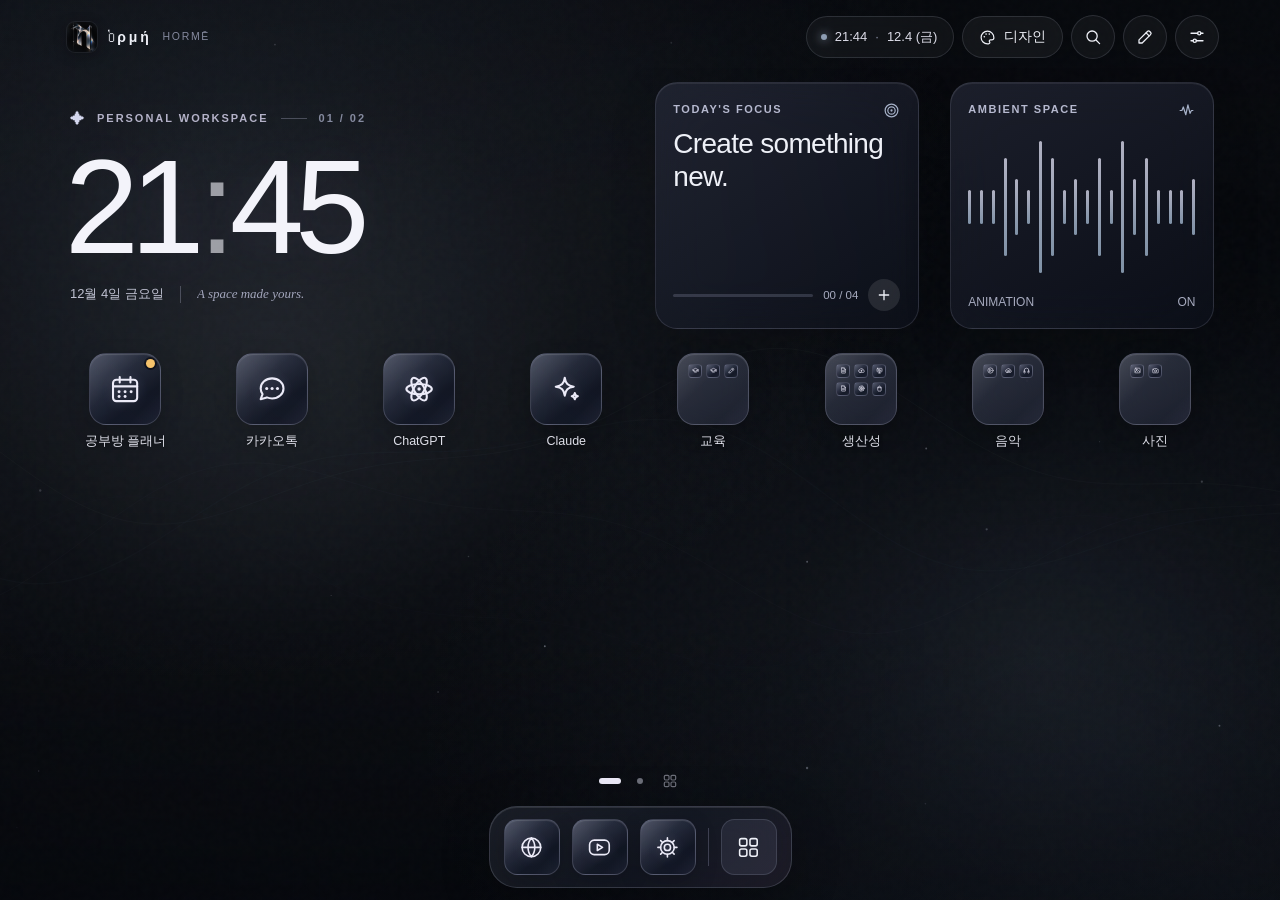
<file: public/index.html>
<!doctype html>
<html lang="ko">
<head>
  <meta charset="utf-8">
  <meta name="viewport" content="width=device-width, initial-scale=1, viewport-fit=cover">
  <meta name="theme-color" content="#07090d">
  <meta name="mobile-web-app-capable" content="yes">
  <meta name="apple-mobile-web-app-capable" content="yes">
  <meta name="apple-mobile-web-app-status-bar-style" content="black-translucent">
  <meta name="apple-mobile-web-app-title" content="Ὁρμή">
  <meta name="description" content="움직이는 배경, 위젯, 폴더와 앱 보관함을 갖춘 태블릿·휴대폰용 맞춤 런처">
  <meta name="format-detection" content="telephone=no">
  <link rel="manifest" href="manifest.webmanifest">
  <link rel="apple-touch-icon" href="icons/apple-touch-icon.png">
  <link rel="icon" type="image/png" sizes="48x48" href="icons/favicon-48.png">
  <link rel="icon" type="image/png" sizes="192x192" href="icons/icon-192.png">
  <link rel="stylesheet" href="css/base.css">
  <link rel="stylesheet" href="css/launcher.css">
  <link rel="stylesheet" href="css/widgets.css">
  <link rel="stylesheet" href="css/stages.css">
  <title>Ὁρμή</title>
</head>
<body class="launcher">
  <div id="bg" aria-hidden="true">
    <canvas id="bg-haze"></canvas>
    <div id="bg-image"></div>
    <video id="bg-video" muted loop playsinline webkit-playsinline preload="auto" disablepictureinpicture></video>
    <img id="bg-anim" alt="">
    <canvas id="bg-still"></canvas>
    <canvas id="bg-canvas"></canvas>
    <div id="bg-shade"></div>
    <div id="bg-grain"></div>
  </div>

  <div class="shell" id="shell">
    <header class="topbar">
      <div class="brand"><img src="icons/icon-192.png" alt="" width="30" height="30"><span class="brand-name">Ὁρμή</span><span class="brand-sub">HORMĒ</span></div>
      <div class="top-actions normal-only">
        <div class="live-pill" aria-hidden="true"><span class="live-dot"></span><span id="top-time"></span><span class="sep">·</span><span id="top-day"></span></div>
        <a class="pill-btn studio-link" href="studio.html" aria-label="디자인 스튜디오"><svg class="g" viewBox="0 0 24 24"><path d="M12 3a9 9 0 1 0 0 18h1.4c1.7 0 2.5-1.9 1.4-3.1-.9-1 .1-2.6 1.4-2.6H18a3 3 0 0 0 3-3A9 9 0 0 0 12 3Z"/><circle cx="7.5" cy="11" r="1.15" fill="currentColor" stroke="none"/><circle cx="10" cy="7.2" r="1.15" fill="currentColor" stroke="none"/><circle cx="14.5" cy="7.2" r="1.15" fill="currentColor" stroke="none"/></svg><span>디자인</span></a>
        <button type="button" class="icon-btn" id="btn-search" aria-label="빠른 검색 (⌘K)" title="빠른 검색 (⌘K)"><svg class="g" viewBox="0 0 24 24"><circle cx="10.8" cy="10.8" r="6.8"/><path d="m16 16 4.8 4.8"/></svg></button>
        <button type="button" class="icon-btn" id="btn-edit" aria-label="홈 화면 편집" title="홈 화면 편집"><svg class="g" viewBox="0 0 24 24"><path d="M4 20h4.2L19.4 8.8a2.2 2.2 0 0 0 0-3.1l-1.1-1.1a2.2 2.2 0 0 0-3.1 0L4 15.8Z"/><path d="m13.5 6.5 4 4"/></svg></button>
        <button type="button" class="icon-btn" id="btn-settings" aria-label="설정" title="설정"><svg class="g" viewBox="0 0 24 24"><path d="M4 7h9M17 7h3M4 17h3M11 17h9"/><circle cx="15" cy="7" r="2.2"/><circle cx="9" cy="17" r="2.2"/></svg></button>
      </div>
      <div class="top-actions edit-only">
        <button type="button" class="icon-btn" id="btn-undo" aria-label="되돌리기" title="되돌리기 (⌘Z)" hidden><svg class="g" viewBox="0 0 24 24"><path d="M9 14.5 4 9.5l5-5"/><path d="M4 9.5h10.5a5.5 5.5 0 0 1 0 11H11"/></svg></button>
        <button type="button" class="pill-btn" id="btn-add"><svg class="g" viewBox="0 0 24 24"><path d="M12 5v14M5 12h14"/></svg><span>추가</span></button>
        <button type="button" class="pill-btn" id="btn-pages"><svg class="g" viewBox="0 0 24 24"><rect x="7.5" y="3" width="12.5" height="15.5" rx="2"/><path d="M4.5 7v11.5A2.5 2.5 0 0 0 7 21h9.5"/></svg><span>페이지</span></button>
        <button type="button" class="pill-btn" id="btn-select"><svg class="g" viewBox="0 0 24 24"><circle cx="12" cy="12" r="8.5"/><path d="m8.2 12.3 2.6 2.6 5-5.2"/></svg><span>선택</span></button>
        <button type="button" class="pill-btn primary" id="btn-done">완료</button>
      </div>
      <div class="top-actions select-only" id="sel-actions" role="toolbar" aria-label="고른 항목">
        <span class="sel-n" id="sel-n" aria-live="polite"></span>
        <button type="button" class="pill-btn" data-sel="all"><svg class="g" viewBox="0 0 24 24"><rect x="3.5" y="3.5" width="7" height="7" rx="1.8"/><rect x="13.5" y="3.5" width="7" height="7" rx="1.8"/><rect x="3.5" y="13.5" width="7" height="7" rx="1.8"/><rect x="13.5" y="13.5" width="7" height="7" rx="1.8"/></svg><span>이 페이지 전체</span></button>
        <button type="button" class="pill-btn" data-sel="move" data-sel-need><svg class="g" viewBox="0 0 24 24"><path d="M5 12h14M13 6l6 6-6 6"/></svg><span>옮기기</span></button>
        <button type="button" class="pill-btn" data-sel="folder" data-sel-need><svg class="g" viewBox="0 0 24 24"><path d="M3.5 7.5A2 2 0 0 1 5.5 5.5h4l2 2h7a2 2 0 0 1 2 2v8a2 2 0 0 1-2 2h-13a2 2 0 0 1-2-2Z"/></svg><span>폴더로</span></button>
        <button type="button" class="pill-btn" data-sel="remove" data-sel-need><svg class="g" viewBox="0 0 24 24"><path d="M6 12h12"/><circle cx="12" cy="12" r="8.5"/></svg><span>홈에서 빼기</span></button>
        <button type="button" class="pill-btn danger" data-sel="delete" data-sel-need><svg class="g" viewBox="0 0 24 24"><path d="M4.5 7h15M9.5 7V4.5h5V7M6.5 7l1 13h9l1-13"/></svg><span>삭제</span></button>
        <button type="button" class="pill-btn primary" data-sel="close">끝</button>
      </div>
    </header>

    <main class="viewport" id="viewport" aria-label="홈 화면">
      <div class="track" id="track">
        <section class="page library" aria-label="앱 보관함"></section>
      </div>
    </main>

    <footer class="bottom">
      <nav class="dots" id="dots" aria-label="페이지"></nav>
      <div class="dock" id="dock">
        <div class="dock-apps" id="dock-apps" data-container="dock"></div>
        <span class="dock-rule" aria-hidden="true"></span>
        <button type="button" class="dock-lib" aria-label="앱 보관함"><svg class="g" viewBox="0 0 24 24"><rect x="3.5" y="3.5" width="7" height="7" rx="1.8"/><rect x="13.5" y="3.5" width="7" height="7" rx="1.8"/><rect x="3.5" y="13.5" width="7" height="7" rx="1.8"/><rect x="13.5" y="13.5" width="7" height="7" rx="1.8"/></svg></button>
      </div>
    </footer>
  </div>
  <div id="drag-layer" aria-hidden="true"></div>
  <noscript><p style="color:#fff;padding:24px">Ὁρμή를 쓰려면 JavaScript가 필요해요.</p></noscript>

  <script src="js/core/util.js" defer></script>
  <script src="js/core/glyphs.js" defer></script>
  <script src="js/core/catalog.js" defer></script>
  <script src="js/widgets/types.js" defer></script>
  <script src="js/core/schema.js" defer></script>
  <script src="js/core/store.js" defer></script>
  <script src="js/core/assets.js" defer></script>
  <script src="js/core/ui.js" defer></script>
  <script src="js/core/theme.js" defer></script>
  <script src="js/core/power.js" defer></script>
  <script src="js/core/launch.js" defer></script>
  <script src="js/core/backup.js" defer></script>
  <script src="js/core/pack.js" defer></script>
  <script src="js/widgets/weather.js" defer></script>
  <script src="js/widgets/editor.js" defer></script>
  <script src="js/launcher/home.js" defer></script>
  <script src="js/launcher/fx.js" defer></script>
  <script src="js/launcher/folders.js" defer></script>
  <script src="js/launcher/pager.js" defer></script>
  <script src="js/launcher/drag.js" defer></script>
  <script src="js/launcher/library.js" defer></script>
  <script src="js/launcher/stages.js" defer></script>
  <script src="js/launcher/sheets.js" defer></script>
  <script src="js/launcher/bg.js" defer></script>
  <script src="js/launcher/standby.js" defer></script>
  <script src="js/launcher/main.js" defer></script>
</body>
</html>
</file>
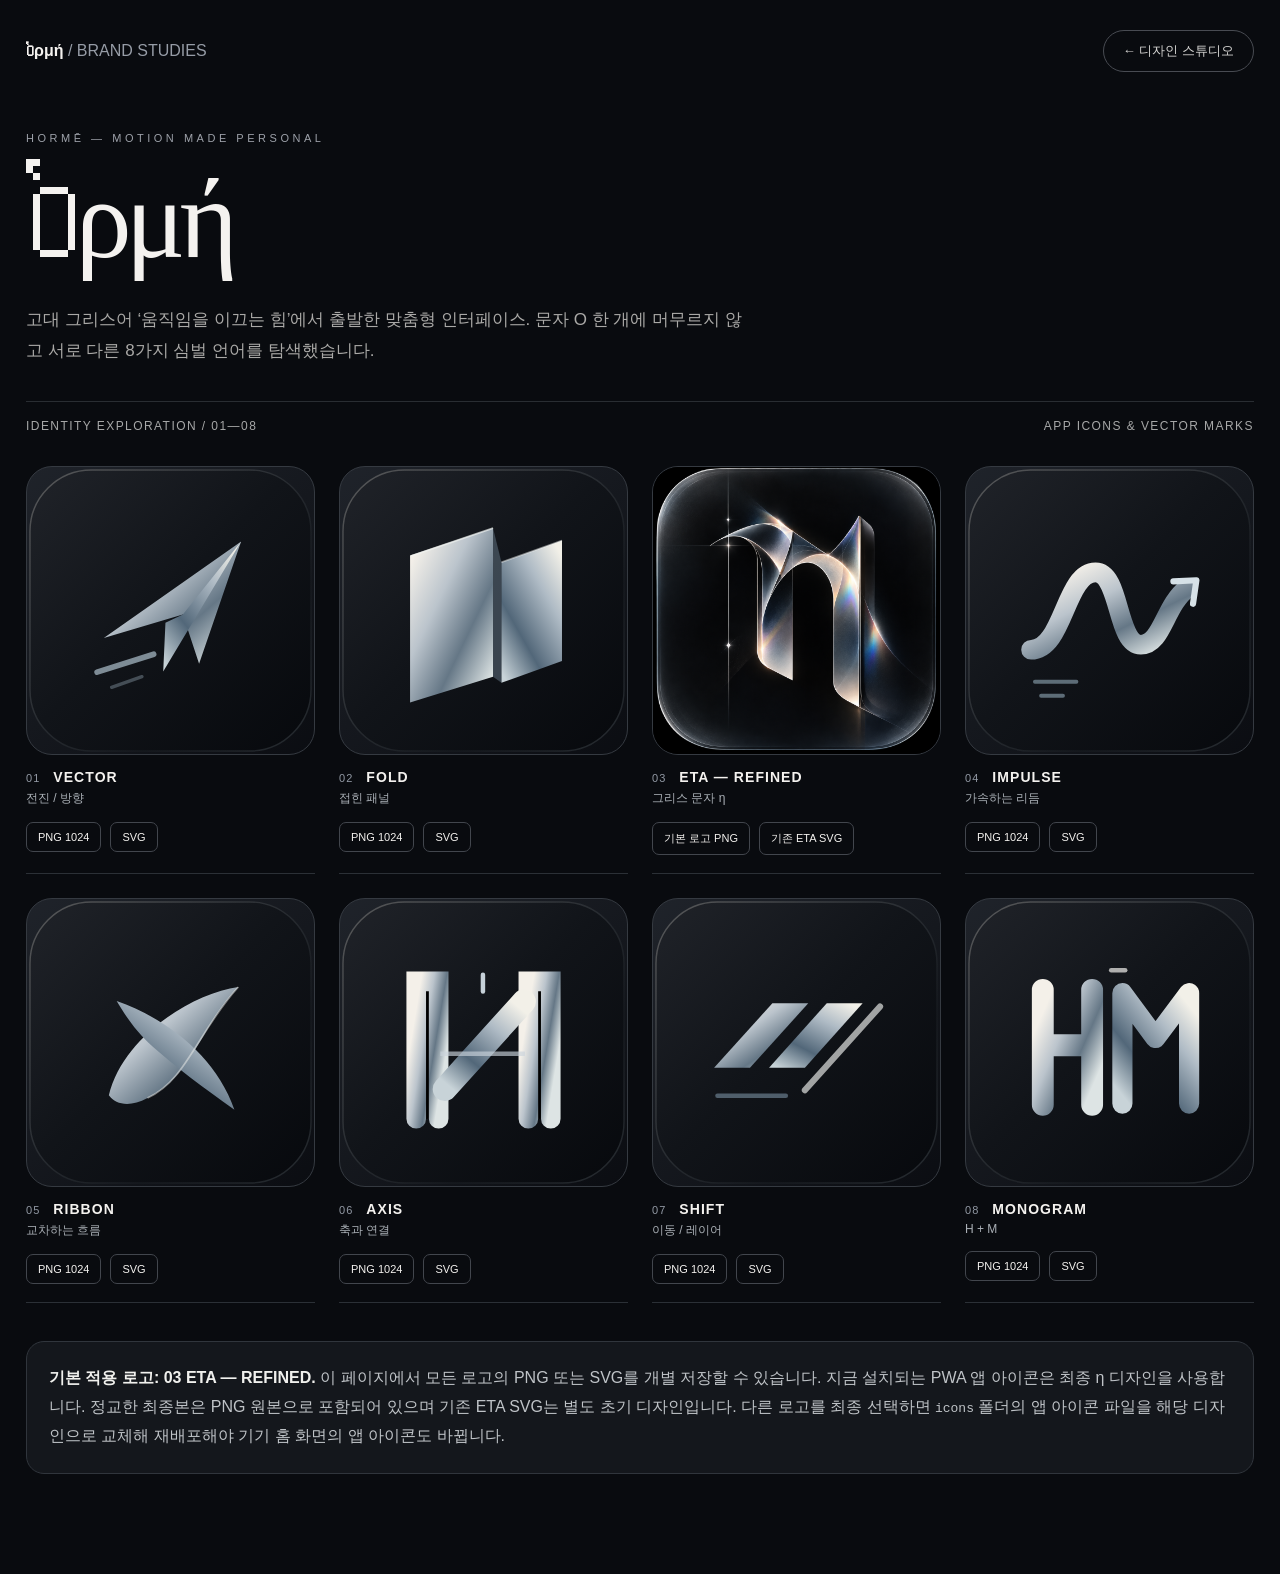
<file: public/logos.html>
<!doctype html><html lang="ko"><head><meta charset="utf-8"><meta name="viewport" content="width=device-width, initial-scale=1"><title>Ὁρμή — 브랜드 로고 8종</title><link rel="icon" href="icons/icon-192.png"><style>
:root{color-scheme:dark}*{box-sizing:border-box}body{margin:0;background:#090b0f;color:#f4f2ef;font-family:-apple-system,BlinkMacSystemFont,'Pretendard','Noto Sans',sans-serif}a{color:inherit}main{max-width:1280px;margin:0 auto;padding:30px 26px 100px}.top{display:flex;justify-content:space-between;align-items:center;gap:20px}.top a{border:1px solid #484b52;border-radius:100px;padding:11px 19px;text-decoration:none;font-size:13px;color:#d7d6d4}.eyebrow{font-size:11px;letter-spacing:.32em;color:#9da1a9;margin:60px 0 14px}h1{font-family:Georgia,'Noto Serif',serif;font-weight:400;font-size:clamp(58px,9vw,112px);letter-spacing:-.055em;margin:0;line-height:1.1}.sub{font-size:17px;color:#aaa9a7;line-height:1.8;max-width:720px;margin:24px 0 35px}.rule{border-top:1px solid #292d32;padding-top:17px;display:flex;justify-content:space-between;color:#a7a8a8;font-size:12px;letter-spacing:.12em}.grid{display:grid;grid-template-columns:repeat(4,minmax(0,1fr));gap:24px;margin-top:33px}.variant{padding:0 0 18px;border-bottom:1px solid #2b3036}.icon-frame{background:linear-gradient(140deg,#1f232a,#0b0d12);border:1px solid #353a41;border-radius:26px;aspect-ratio:1;display:grid;place-items:center;overflow:hidden}.icon-frame img{width:100%;height:100%;object-fit:cover}.title-row{display:flex;gap:13px;align-items:baseline;margin:14px 0 5px;font-size:14px;letter-spacing:.075em}.index{font-size:11px;color:#9299a4}p{color:#aab0b6;font-size:12px;margin:0}.actions{display:flex;gap:9px;margin-top:15px;flex-wrap:wrap}.actions a{border:1px solid #42464d;border-radius:7px;padding:8px 11px;text-decoration:none;font-size:11px}.actions a:hover{background:#292c32}.foot{margin-top:38px;padding:22px;background:#14171c;border:1px solid #30353c;border-radius:18px;color:#bfc3c7;line-height:1.8}.foot b{color:#f0f0ed}@media(max-width:950px){.grid{grid-template-columns:repeat(2,minmax(0,1fr));gap:18px}}@media(max-width:480px){main{padding:20px 16px 45px}.grid{gap:12px}.variant{min-width:0}.top a{font-size:11px}.actions a{padding:7px 8px}.rule{font-size:10px}.eyebrow{margin-top:50px}}
</style></head><body><main><div class="top"><b>Ὁρμή <span style="color:#969ca6;font-weight:400">/ BRAND STUDIES</span></b><a href="studio.html">← 디자인 스튜디오</a></div><p class="eyebrow">HORMĒ — MOTION MADE PERSONAL</p><h1>Ὁρμή</h1><p class="sub">고대 그리스어 ‘움직임을 이끄는 힘’에서 출발한 맞춤형 인터페이스. 문자 Ο 한 개에 머무르지 않고 서로 다른 8가지 심벌 언어를 탐색했습니다.</p><div class="rule"><span>IDENTITY EXPLORATION / 01—08</span><span>APP ICONS & VECTOR MARKS</span></div><section class="grid"><article class="variant"><div class="icon-frame"><img src="brand-logos/01_vector.svg" alt="VECTOR 로고 미리보기"></div><div class="title-row"><span class="index">01</span><strong>VECTOR</strong></div><p>전진 / 방향</p><div class="actions"><a href="brand-logos/01_vector.png" download>PNG 1024</a><a href="brand-logos/01_vector.svg" download>SVG</a></div></article><article class="variant"><div class="icon-frame"><img src="brand-logos/02_fold.svg" alt="FOLD 로고 미리보기"></div><div class="title-row"><span class="index">02</span><strong>FOLD</strong></div><p>접힌 패널</p><div class="actions"><a href="brand-logos/02_fold.png" download>PNG 1024</a><a href="brand-logos/02_fold.svg" download>SVG</a></div></article><article class="variant"><div class="icon-frame"><img src="brand-logos/03_eta_refined.png" alt="정교하게 다듬은 ETA 기본 아이콘"></div><div class="title-row"><span class="index">03</span><strong>ETA — REFINED</strong></div><p>그리스 문자 η</p><div class="actions"><a href="brand-logos/03_eta_refined.png" download>기본 로고 PNG</a><a href="brand-logos/03_eta.svg" download>기존 ETA SVG</a></div></article><article class="variant"><div class="icon-frame"><img src="brand-logos/04_impulse.svg" alt="IMPULSE 로고 미리보기"></div><div class="title-row"><span class="index">04</span><strong>IMPULSE</strong></div><p>가속하는 리듬</p><div class="actions"><a href="brand-logos/04_impulse.png" download>PNG 1024</a><a href="brand-logos/04_impulse.svg" download>SVG</a></div></article><article class="variant"><div class="icon-frame"><img src="brand-logos/05_ribbon.svg" alt="RIBBON 로고 미리보기"></div><div class="title-row"><span class="index">05</span><strong>RIBBON</strong></div><p>교차하는 흐름</p><div class="actions"><a href="brand-logos/05_ribbon.png" download>PNG 1024</a><a href="brand-logos/05_ribbon.svg" download>SVG</a></div></article><article class="variant"><div class="icon-frame"><img src="brand-logos/06_axis.svg" alt="AXIS 로고 미리보기"></div><div class="title-row"><span class="index">06</span><strong>AXIS</strong></div><p>축과 연결</p><div class="actions"><a href="brand-logos/06_axis.png" download>PNG 1024</a><a href="brand-logos/06_axis.svg" download>SVG</a></div></article><article class="variant"><div class="icon-frame"><img src="brand-logos/07_shift.svg" alt="SHIFT 로고 미리보기"></div><div class="title-row"><span class="index">07</span><strong>SHIFT</strong></div><p>이동 / 레이어</p><div class="actions"><a href="brand-logos/07_shift.png" download>PNG 1024</a><a href="brand-logos/07_shift.svg" download>SVG</a></div></article><article class="variant"><div class="icon-frame"><img src="brand-logos/08_monogram.svg" alt="MONOGRAM 로고 미리보기"></div><div class="title-row"><span class="index">08</span><strong>MONOGRAM</strong></div><p>Η + Μ</p><div class="actions"><a href="brand-logos/08_monogram.png" download>PNG 1024</a><a href="brand-logos/08_monogram.svg" download>SVG</a></div></article></section><div class="foot"><b>기본 적용 로고: 03 ETA — REFINED.</b> 이 페이지에서 모든 로고의 PNG 또는 SVG를 개별 저장할 수 있습니다. 지금 설치되는 PWA 앱 아이콘은 최종 η 디자인을 사용합니다. 정교한 최종본은 PNG 원본으로 포함되어 있으며 기존 ETA SVG는 별도 초기 디자인입니다. 다른 로고를 최종 선택하면 <code>icons</code> 폴더의 앱 아이콘 파일을 해당 디자인으로 교체해 재배포해야 기기 홈 화면의 앱 아이콘도 바뀝니다.</div></main></body></html>
</file>
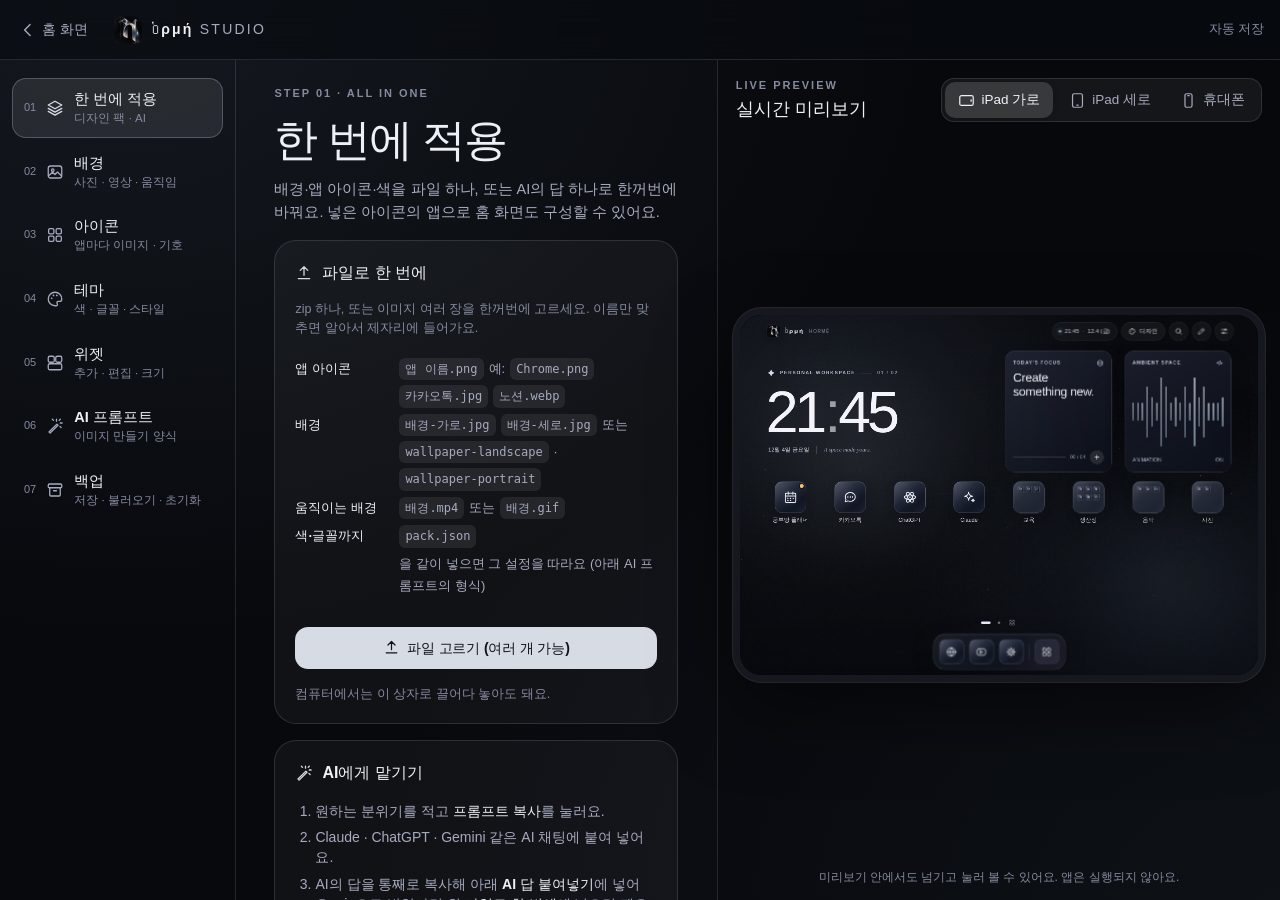
<file: public/studio.html>
<!doctype html>
<html lang="ko">
<head>
  <meta charset="utf-8">
  <meta name="viewport" content="width=device-width, initial-scale=1, viewport-fit=cover">
  <meta name="theme-color" content="#07090d">
  <meta name="apple-mobile-web-app-capable" content="yes">
  <meta name="apple-mobile-web-app-status-bar-style" content="black-translucent">
  <link rel="manifest" href="manifest.webmanifest">
  <link rel="apple-touch-icon" href="icons/apple-touch-icon.png">
  <link rel="icon" type="image/png" sizes="48x48" href="icons/favicon-48.png">
  <link rel="stylesheet" href="css/base.css">
  <link rel="stylesheet" href="css/widgets.css">
  <link rel="stylesheet" href="css/studio.css">
  <title>Ὁρμή Studio</title>
</head>
<body class="studio">
  <header class="st-top">
    <a class="st-back" href="index.html" aria-label="홈 화면으로">
      <svg class="g" viewBox="0 0 24 24"><path d="M14.5 5.5 8 12l6.5 6.5"/></svg><span>홈 화면</span>
    </a>
    <div class="st-brand"><img src="icons/icon-192.png" alt="" width="28" height="28"><span>Ὁρμή <b>STUDIO</b></span></div>
    <div class="st-top-right">
      <span class="st-saved" id="st-saved" role="status" aria-live="polite">자동 저장</span>
      <button type="button" class="pill-btn st-preview-btn" id="st-preview-open"><svg class="g" viewBox="0 0 24 24"><rect x="5" y="2.5" width="14" height="19" rx="2.5"/><path d="M11 18.5h2"/></svg><span>미리보기</span></button>
    </div>
  </header>

  <div class="st-main">
    <nav class="st-steps" id="st-steps" aria-label="디자인 단계"></nav>
    <main class="st-panel" id="st-panel" tabindex="-1"></main>
    <aside class="st-preview" id="st-preview" aria-label="실시간 미리보기">
      <div class="st-preview-head">
        <div><p class="st-over">LIVE PREVIEW</p><h2>실시간 미리보기</h2></div>
        <div class="seg st-devices" id="st-devices" role="radiogroup" aria-label="기기"></div>
        <button type="button" class="icon-btn st-preview-close" id="st-preview-close" aria-label="미리보기 닫기"><svg class="g" viewBox="0 0 24 24"><path d="M6.5 6.5l11 11M17.5 6.5l-11 11"/></svg></button>
      </div>
      <div class="st-stage" id="st-stage"><div class="st-device" id="st-device"><iframe id="st-frame" title="Ὁρμή 미리보기" src="index.html?preview=1"></iframe></div></div>
      <p class="st-preview-note">미리보기 안에서도 넘기고 눌러 볼 수 있어요. 앱은 실행되지 않아요.</p>
    </aside>
  </div>

  <script src="js/core/util.js" defer></script>
  <script src="js/core/glyphs.js" defer></script>
  <script src="js/core/catalog.js" defer></script>
  <script src="js/widgets/types.js" defer></script>
  <script src="js/core/schema.js" defer></script>
  <script src="js/core/store.js" defer></script>
  <script src="js/core/assets.js" defer></script>
  <script src="js/core/ui.js" defer></script>
  <script src="js/core/theme.js" defer></script>
  <script src="js/core/launch.js" defer></script>
  <script src="js/core/backup.js" defer></script>
  <script src="js/core/pack.js" defer></script>
  <script src="js/widgets/weather.js" defer></script>
  <script src="js/widgets/editor.js" defer></script>
  <script src="js/studio/prompts.js" defer></script>
  <script src="js/studio/studio.js" defer></script>
</body>
</html>
</file>
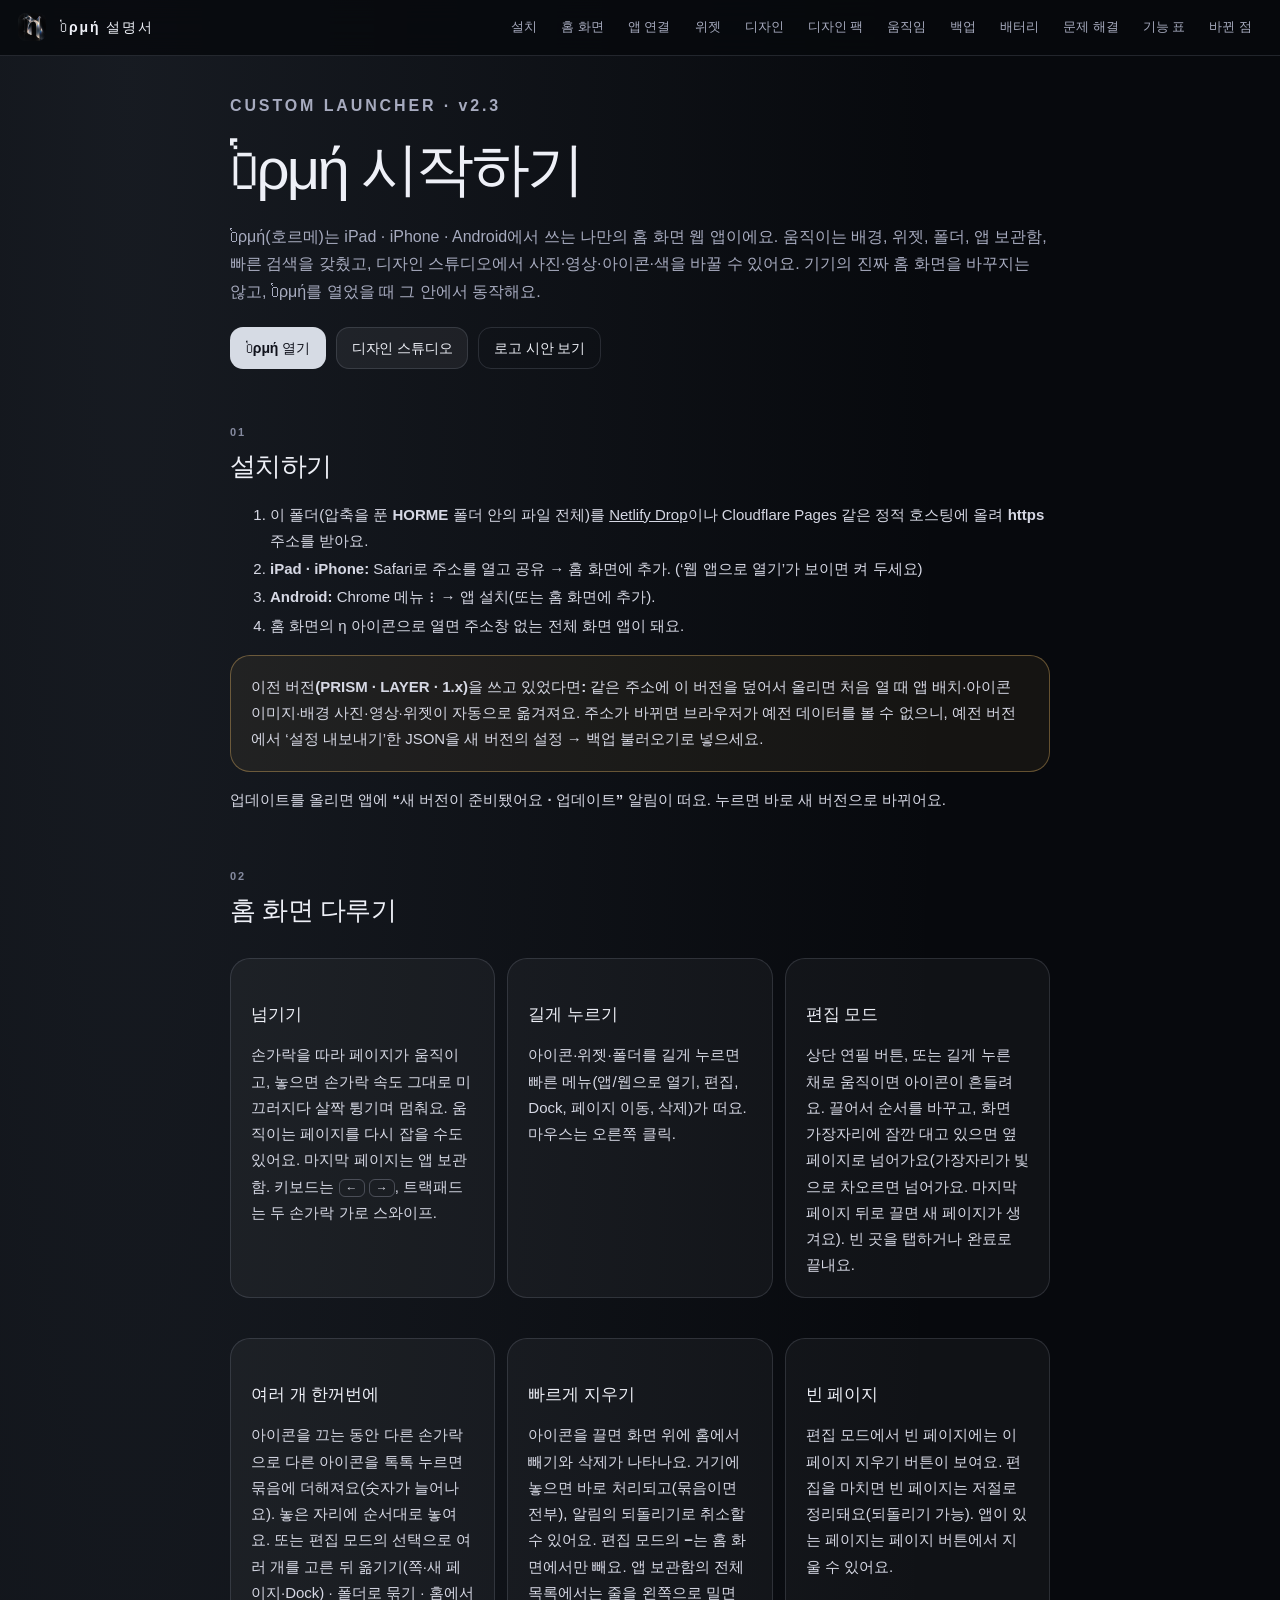
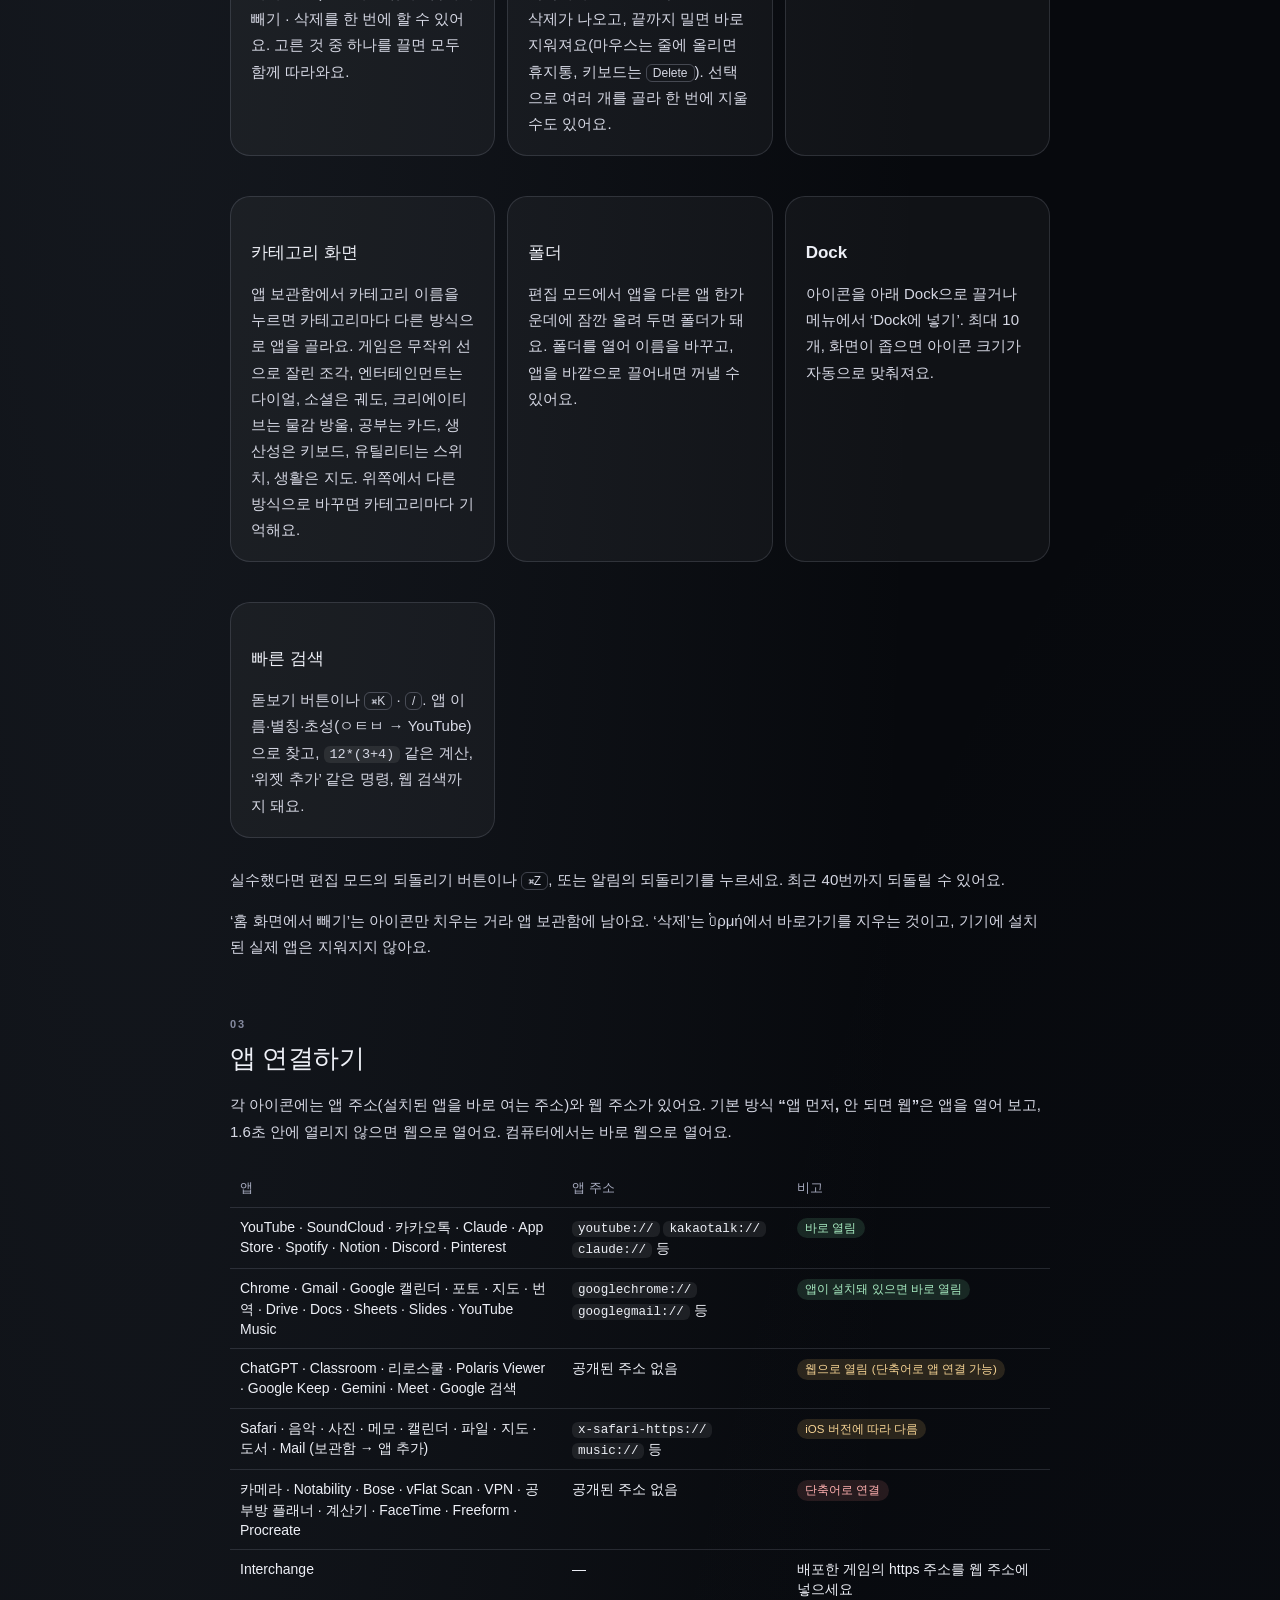
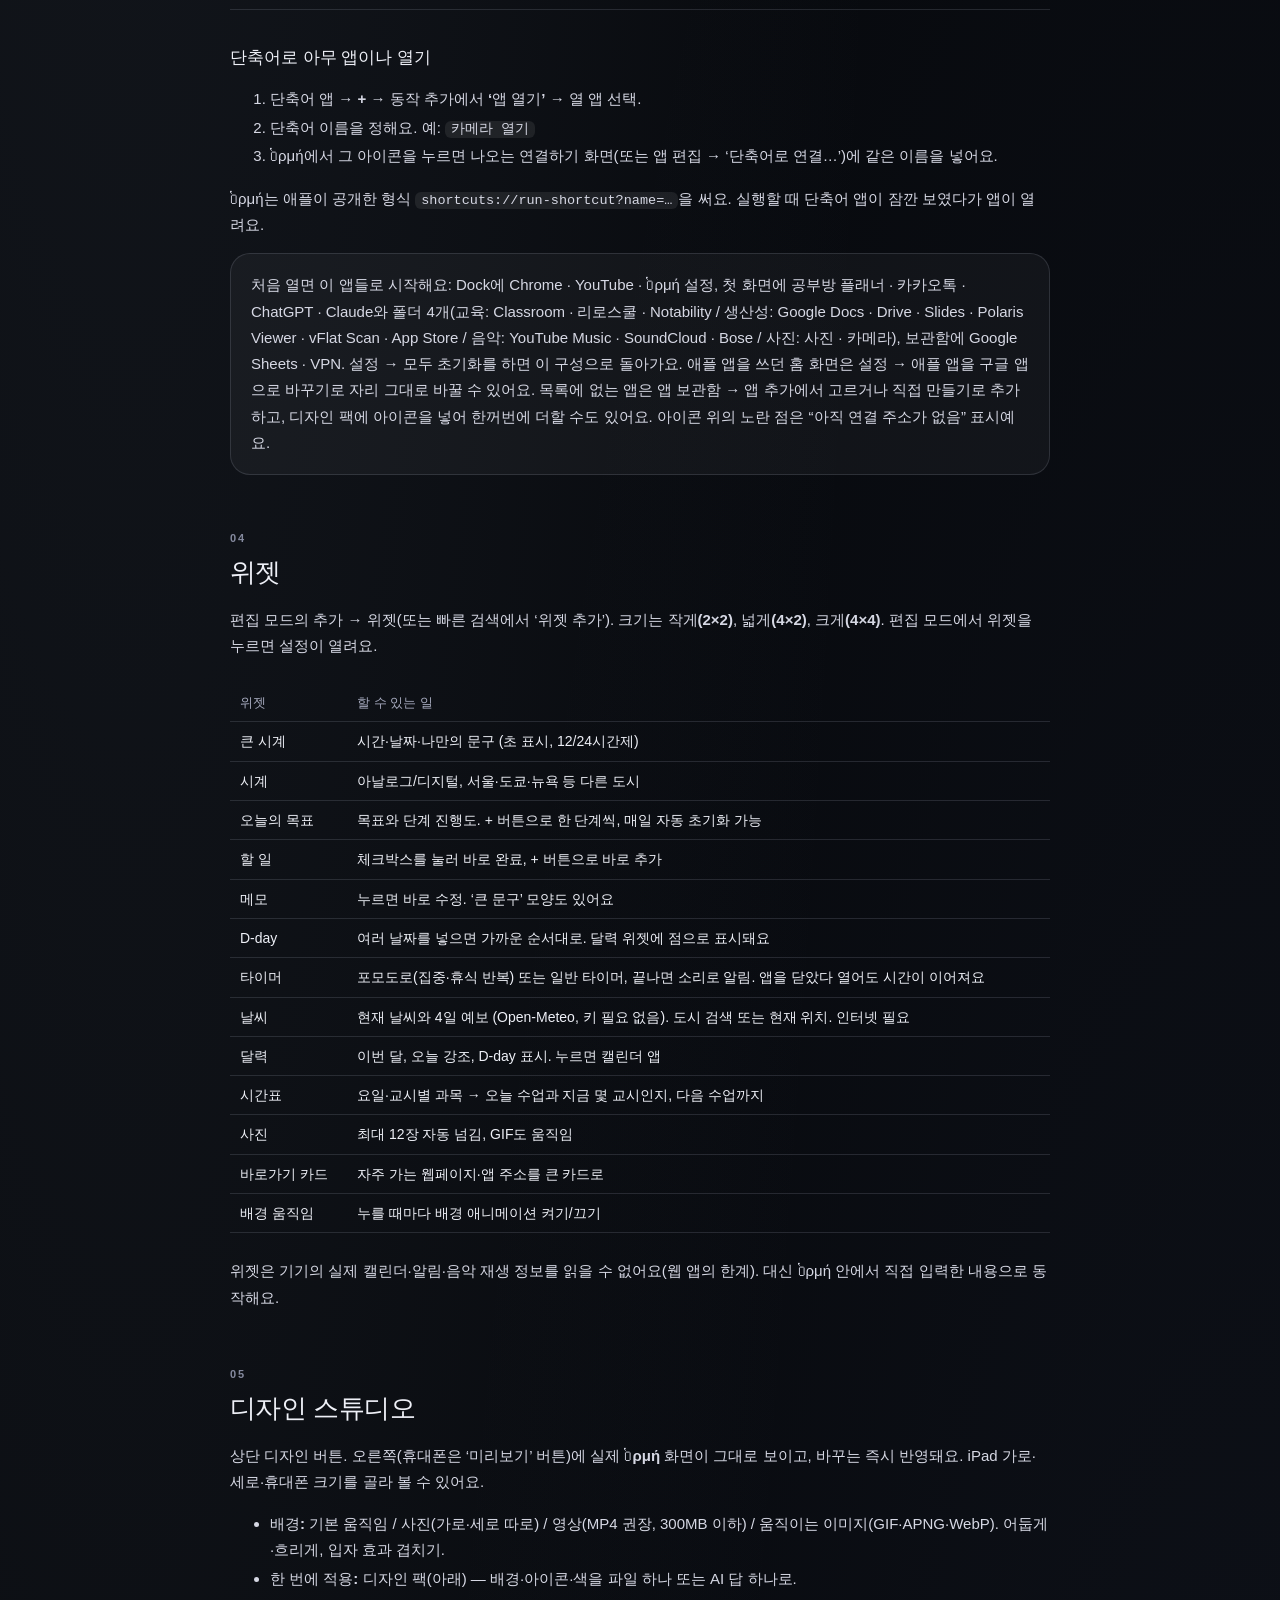
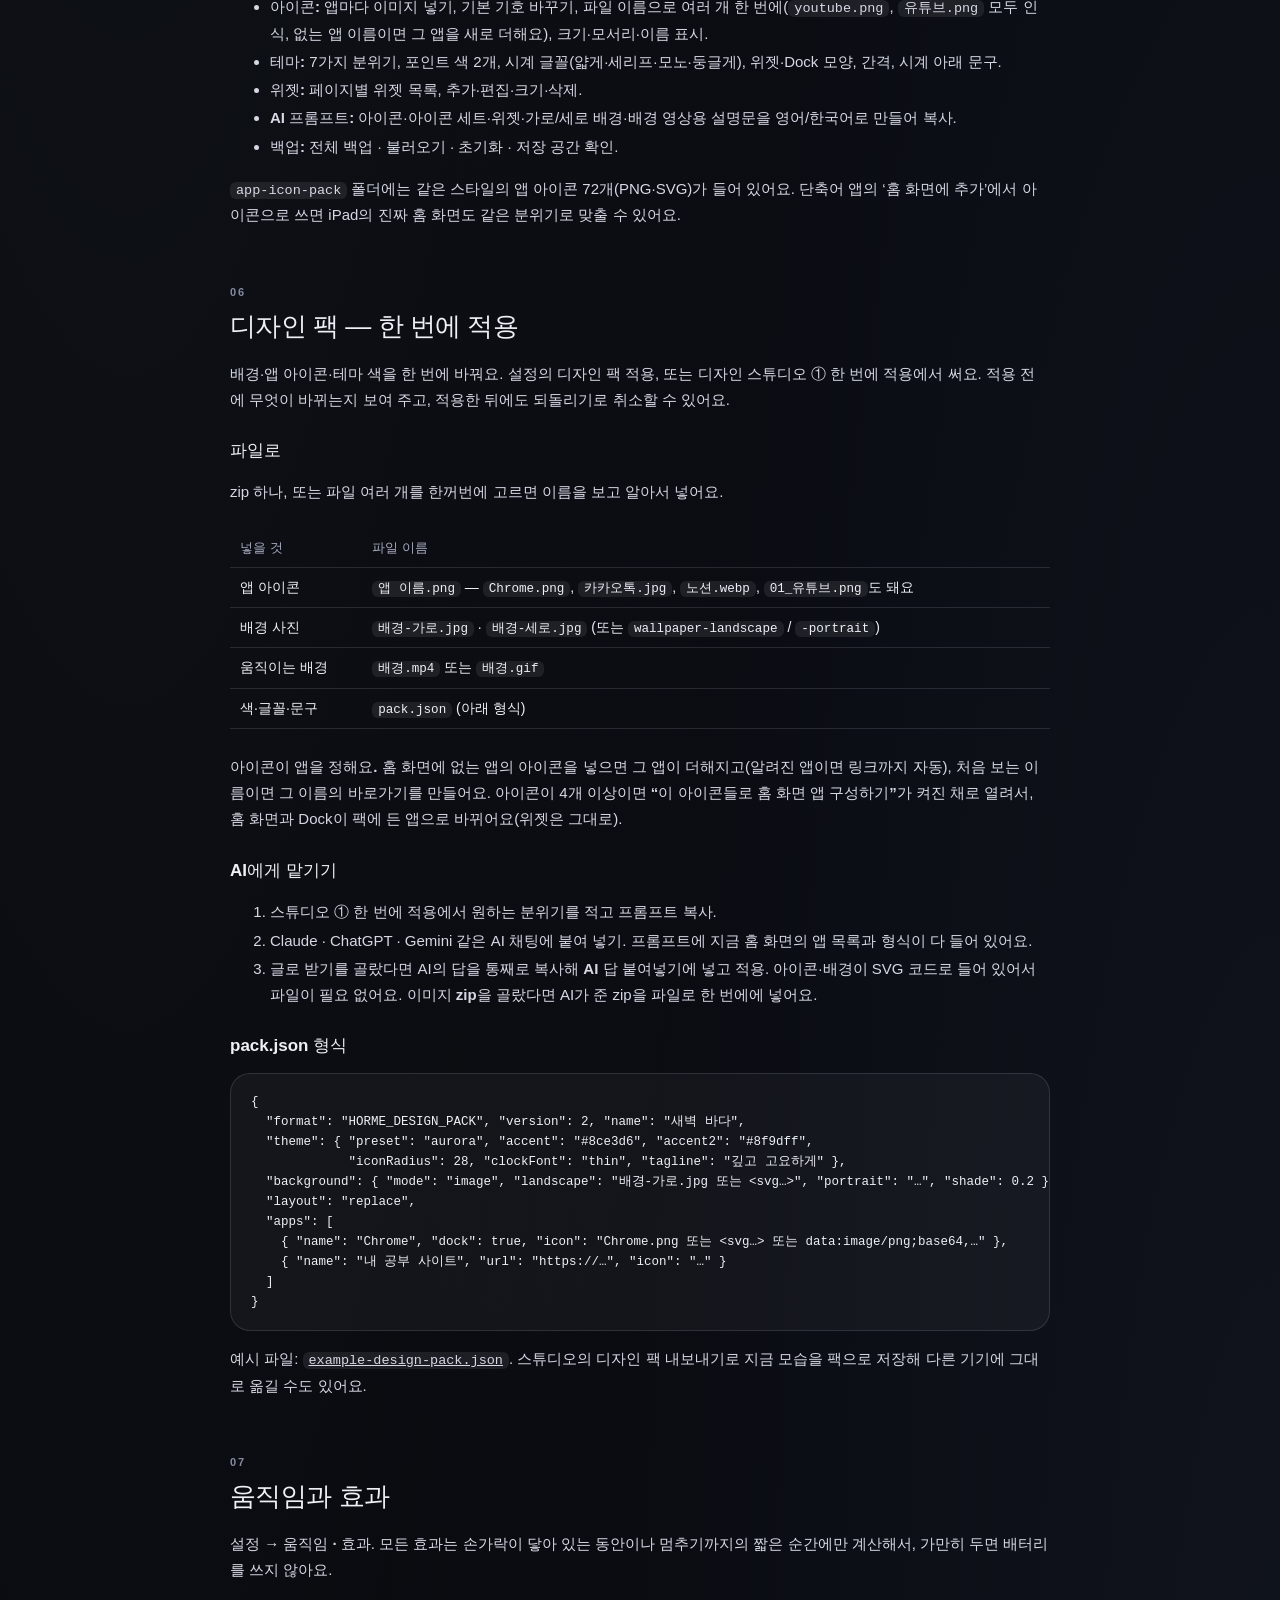
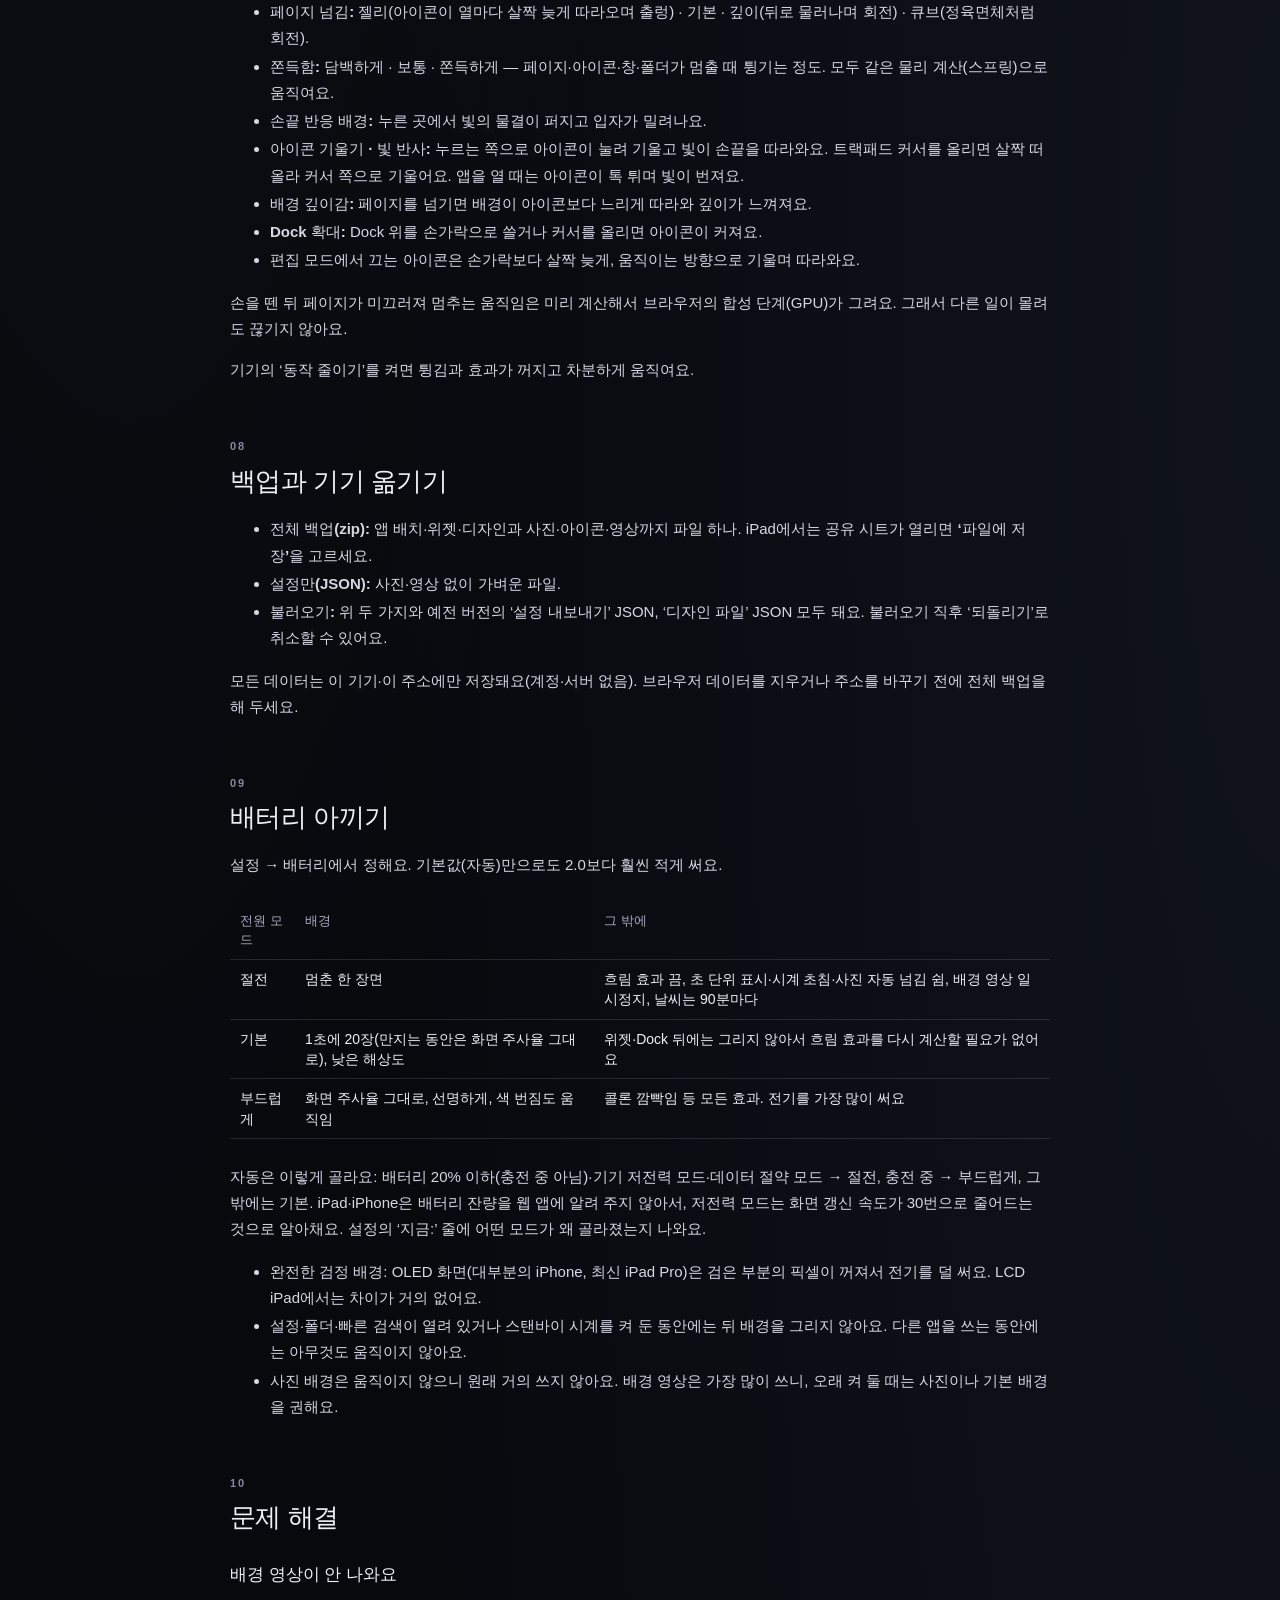
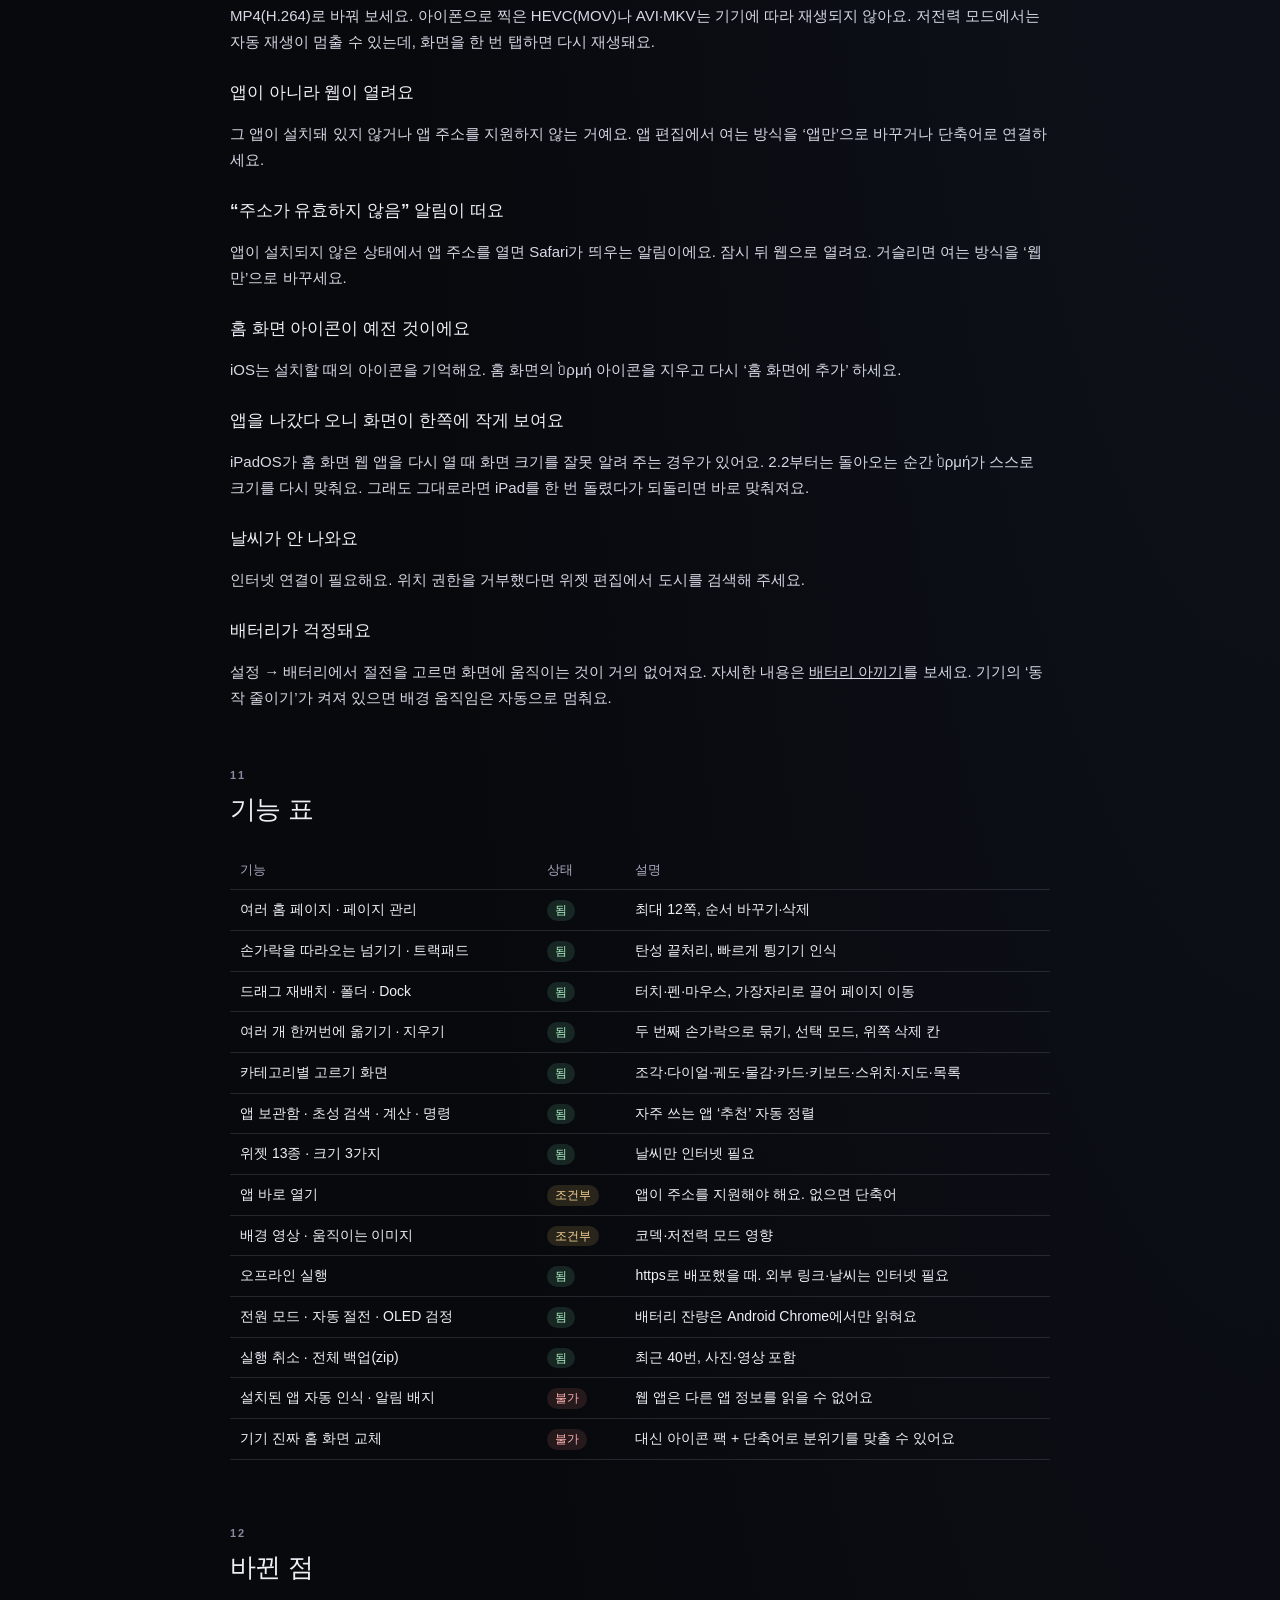
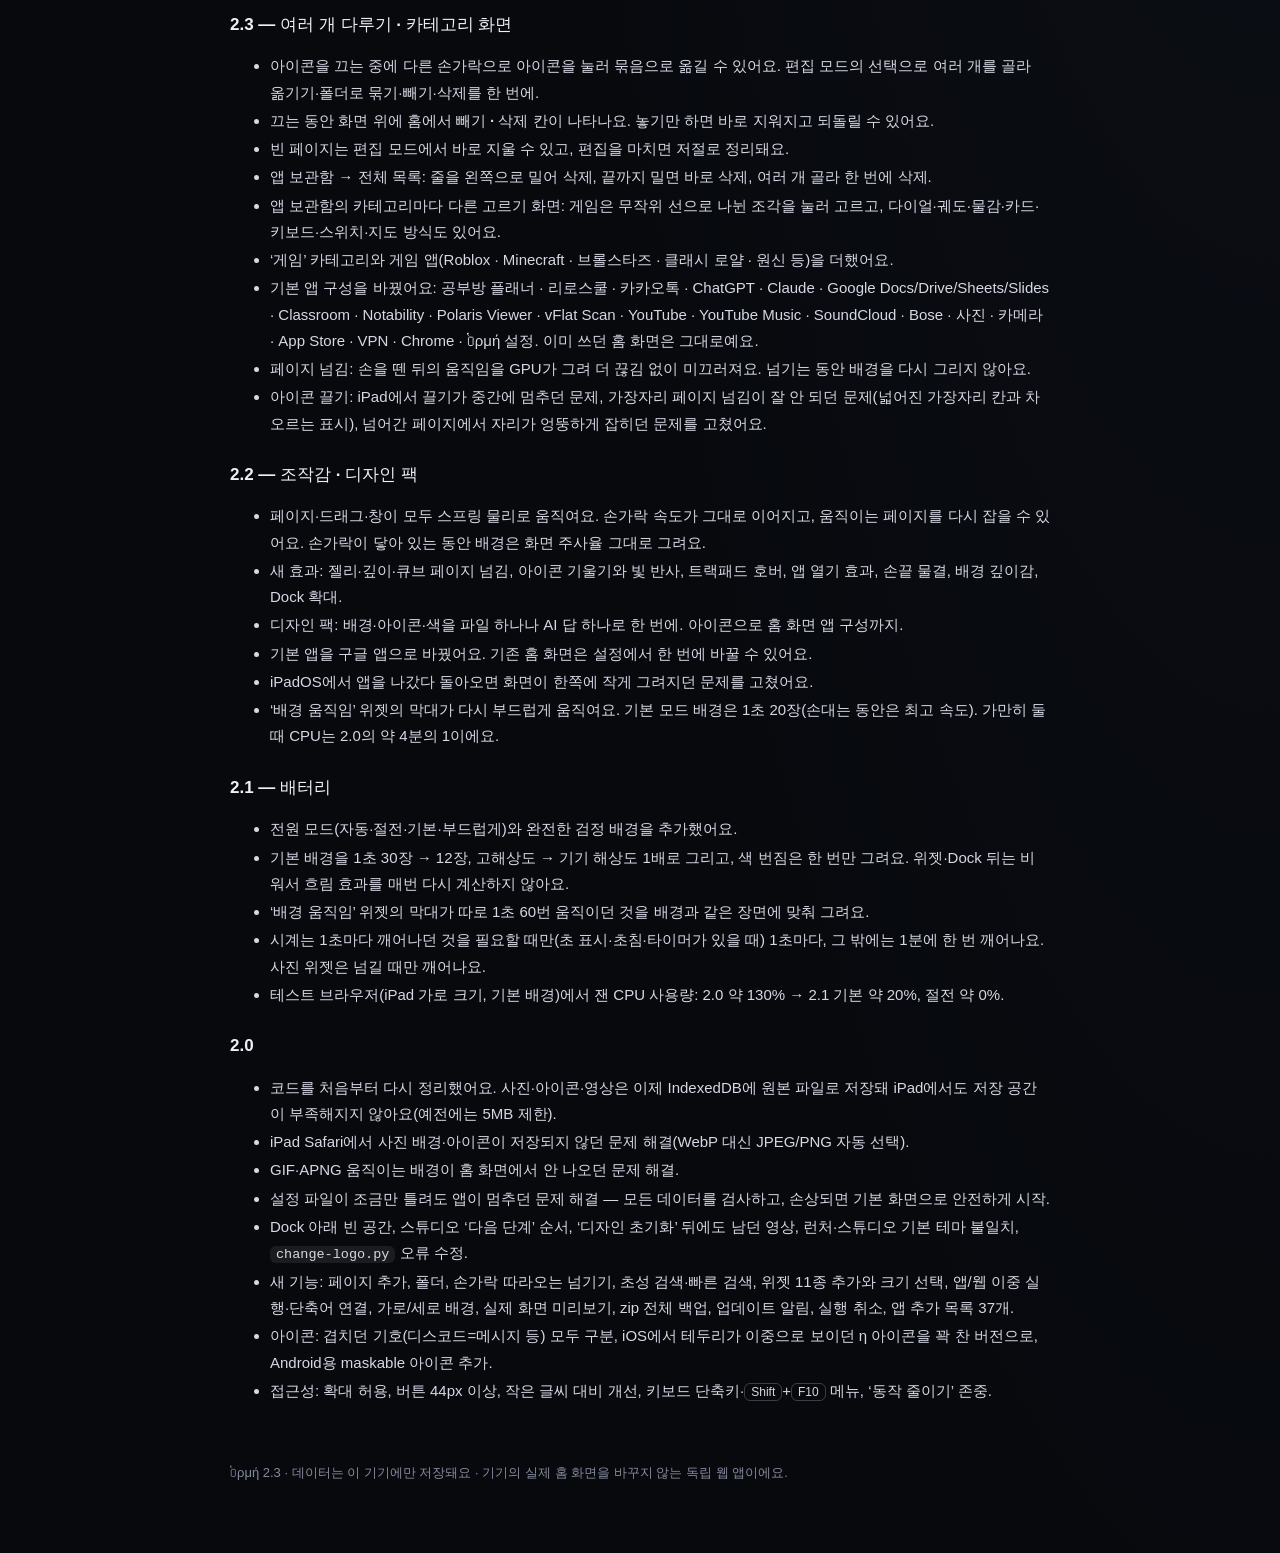
<file: public/시작하기.html>
<!doctype html>
<html lang="ko">
<head>
  <meta charset="utf-8">
  <meta name="viewport" content="width=device-width, initial-scale=1, viewport-fit=cover">
  <meta name="theme-color" content="#07090d">
  <link rel="icon" type="image/png" sizes="48x48" href="icons/favicon-48.png">
  <link rel="stylesheet" href="css/base.css">
  <title>Ὁρμή 사용 설명서</title>
  <style>
    body { background: radial-gradient(ellipse at 10% 0%, rgba(120,136,160,.14), transparent 50%), radial-gradient(ellipse at 100% 60%, rgba(80,96,140,.12), transparent 50%), var(--base); }
    .doc-top { position: sticky; top: 0; z-index: 10; display: flex; align-items: center; gap: 14px; padding: calc(10px + env(safe-area-inset-top)) max(18px, env(safe-area-inset-right)) 10px max(18px, env(safe-area-inset-left)); background: rgba(7, 9, 13, .82); -webkit-backdrop-filter: blur(20px); backdrop-filter: blur(20px); border-bottom: 1px solid var(--line); }
    .doc-top img { border-radius: 8px; }
    .doc-top b { letter-spacing: .14em; font-size: 14px; }
    .doc-top nav { margin-left: auto; display: flex; gap: 4px; overflow-x: auto; scrollbar-width: none; }
    .doc-top nav a { white-space: nowrap; text-decoration: none; color: var(--sub); font-size: 13px; padding: 8px 10px; border-radius: 10px; }
    .doc-top nav a:hover { background: var(--fill); color: var(--fg); }
    @media (max-width: 900px) { .doc-top nav { display: none; } .doc-top { justify-content: space-between; } }
    main { max-width: 860px; margin: 0 auto; padding: 36px max(20px, env(safe-area-inset-right)) 80px max(20px, env(safe-area-inset-left)); }
    .hero h1 { font-size: clamp(36px, 6vw, 58px); font-weight: 300; letter-spacing: -.045em; margin: 8px 0 12px; }
    .hero p { color: var(--sub); font-size: 16px; line-height: 1.7; margin: 0; }
    .over { font-size: 11px; letter-spacing: .18em; color: var(--muted); font-weight: 650; margin: 0; }
    .cta { display: flex; flex-wrap: wrap; gap: 10px; margin: 22px 0 6px; }
    section { margin-top: 54px; scroll-margin-top: 80px; }
    h2 { font-size: 26px; font-weight: 500; letter-spacing: -.02em; margin: 6px 0 14px; }
    h3 { font-size: 17px; margin: 26px 0 10px; }
    p, li { line-height: 1.75; color: #d6d8e4; font-size: 15px; }
    li { margin: 2px 0; }
    .card { padding: 18px 20px; border-radius: 20px; background: rgba(255,255,255,.04); border: 1px solid var(--line); margin: 14px 0; }
    .card p:first-child { margin-top: 0; } .card p:last-child { margin-bottom: 0; }
    .note { border-color: rgba(245,194,107,.35); background: rgba(245,194,107,.06); }
    .grid2 { display: grid; grid-template-columns: repeat(auto-fit, minmax(240px, 1fr)); gap: 12px; }
    table { width: 100%; border-collapse: collapse; font-size: 14px; margin: 10px 0; }
    th, td { text-align: left; padding: 9px 10px; border-bottom: 1px solid var(--line); vertical-align: top; }
    th { color: var(--sub); font-weight: 600; font-size: 13px; }
    td code, p code, li code { font-family: var(--font-mono); font-size: .9em; background: rgba(255,255,255,.08); padding: 1px 6px; border-radius: 6px; white-space: nowrap; }
    .tag { display: inline-block; font-size: 11.5px; padding: 2px 8px; border-radius: 99px; background: rgba(255,255,255,.08); color: var(--sub); white-space: nowrap; }
    .tag.ok { background: rgba(120,220,160,.14); color: #a8ecc2; }
    .tag.cond { background: rgba(245,194,107,.14); color: #f5d394; }
    .tag.no { background: rgba(255,140,140,.12); color: #ffb0b0; }
    .tbl { overflow-x: auto; }
    kbd { font: 12px var(--font); border: 1px solid var(--line-strong); border-radius: 6px; padding: 1px 6px; }
    footer { margin-top: 60px; color: var(--muted); font-size: 13px; }
  </style>
</head>
<body>
  <header class="doc-top">
    <img src="icons/icon-192.png" alt="" width="28" height="28"><b>Ὁρμή 설명서</b>
    <nav><a href="#install">설치</a><a href="#home">홈 화면</a><a href="#links">앱 연결</a><a href="#widgets">위젯</a><a href="#design">디자인</a><a href="#pack">디자인 팩</a><a href="#motion">움직임</a><a href="#backup">백업</a><a href="#battery">배터리</a><a href="#faq">문제 해결</a><a href="#features">기능 표</a><a href="#changes">바뀐 점</a></nav>
  </header>
  <main>
    <div class="hero">
      <p class="over">CUSTOM LAUNCHER · v2.3</p>
      <h1>Ὁρμή 시작하기</h1>
      <p>Ὁρμή(호르메)는 iPad · iPhone · Android에서 쓰는 <b>나만의 홈 화면 웹 앱</b>이에요. 움직이는 배경, 위젯, 폴더, 앱 보관함, 빠른 검색을 갖췄고, 디자인 스튜디오에서 사진·영상·아이콘·색을 바꿀 수 있어요. 기기의 진짜 홈 화면을 바꾸지는 않고, Ὁρμή를 열었을 때 그 안에서 동작해요.</p>
      <div class="cta"><a class="btn primary" href="index.html">Ὁρμή 열기</a><a class="btn" href="studio.html">디자인 스튜디오</a><a class="btn ghost" href="logos.html">로고 시안 보기</a></div>
    </div>

    <section id="install">
      <p class="over">01</p><h2>설치하기</h2>
      <ol>
        <li>이 폴더(압축을 푼 <b>HORME</b> 폴더 안의 파일 전체)를 <a href="https://app.netlify.com/drop">Netlify Drop</a>이나 Cloudflare Pages 같은 정적 호스팅에 올려 <b>https 주소</b>를 받아요.</li>
        <li><b>iPad · iPhone:</b> Safari로 주소를 열고 <b>공유 → 홈 화면에 추가</b>. (‘웹 앱으로 열기’가 보이면 켜 두세요)</li>
        <li><b>Android:</b> Chrome 메뉴 ⋮ → <b>앱 설치</b>(또는 홈 화면에 추가).</li>
        <li>홈 화면의 η 아이콘으로 열면 주소창 없는 전체 화면 앱이 돼요.</li>
      </ol>
      <div class="card note"><p><b>이전 버전(PRISM · LAYER · 1.x)을 쓰고 있었다면:</b> <b>같은 주소</b>에 이 버전을 덮어서 올리면 처음 열 때 앱 배치·아이콘 이미지·배경 사진·영상·위젯이 자동으로 옮겨져요. 주소가 바뀌면 브라우저가 예전 데이터를 볼 수 없으니, 예전 버전에서 ‘설정 내보내기’한 JSON을 새 버전의 <b>설정 → 백업 불러오기</b>로 넣으세요.</p></div>
      <p>업데이트를 올리면 앱에 <b>“새 버전이 준비됐어요 · 업데이트”</b> 알림이 떠요. 누르면 바로 새 버전으로 바뀌어요.</p>
    </section>

    <section id="home">
      <p class="over">02</p><h2>홈 화면 다루기</h2>
      <div class="grid2">
        <div class="card"><h3>넘기기</h3><p>손가락을 따라 페이지가 움직이고, 놓으면 손가락 속도 그대로 미끄러지다 살짝 튕기며 멈춰요. 움직이는 페이지를 다시 잡을 수도 있어요. 마지막 페이지는 <b>앱 보관함</b>. 키보드는 <kbd>←</kbd> <kbd>→</kbd>, 트랙패드는 두 손가락 가로 스와이프.</p></div>
        <div class="card"><h3>길게 누르기</h3><p>아이콘·위젯·폴더를 길게 누르면 빠른 메뉴(앱/웹으로 열기, 편집, Dock, 페이지 이동, 삭제)가 떠요. 마우스는 오른쪽 클릭.</p></div>
        <div class="card"><h3>편집 모드</h3><p>상단 연필 버튼, 또는 길게 누른 채로 움직이면 아이콘이 흔들려요. 끌어서 순서를 바꾸고, 화면 가장자리에 잠깐 대고 있으면 옆 페이지로 넘어가요(가장자리가 빛으로 차오르면 넘어가요. 마지막 페이지 뒤로 끌면 새 페이지가 생겨요). 빈 곳을 탭하거나 <b>완료</b>로 끝내요.</p></div>
        <div class="card"><h3>여러 개 한꺼번에</h3><p>아이콘을 끄는 동안 <b>다른 손가락으로 다른 아이콘을 톡톡</b> 누르면 묶음에 더해져요(숫자가 늘어나요). 놓은 자리에 순서대로 놓여요. 또는 편집 모드의 <b>선택</b>으로 여러 개를 고른 뒤 옮기기(쪽·새 페이지·Dock) · 폴더로 묶기 · 홈에서 빼기 · 삭제를 한 번에 할 수 있어요. 고른 것 중 하나를 끌면 모두 함께 따라와요.</p></div>
        <div class="card"><h3>빠르게 지우기</h3><p>아이콘을 끌면 화면 위에 <b>홈에서 빼기</b>와 <b>삭제</b>가 나타나요. 거기에 놓으면 바로 처리되고(묶음이면 전부), 알림의 <b>되돌리기</b>로 취소할 수 있어요. 편집 모드의 <b>−</b>는 홈 화면에서만 빼요. 앱 보관함의 <b>전체 목록</b>에서는 줄을 왼쪽으로 밀면 <b>삭제</b>가 나오고, 끝까지 밀면 바로 지워져요(마우스는 줄에 올리면 휴지통, 키보드는 <kbd>Delete</kbd>). <b>선택</b>으로 여러 개를 골라 한 번에 지울 수도 있어요.</p></div>
        <div class="card"><h3>빈 페이지</h3><p>편집 모드에서 빈 페이지에는 <b>이 페이지 지우기</b> 버튼이 보여요. 편집을 마치면 빈 페이지는 저절로 정리돼요(되돌리기 가능). 앱이 있는 페이지는 <b>페이지</b> 버튼에서 지울 수 있어요.</p></div>
        <div class="card"><h3>카테고리 화면</h3><p>앱 보관함에서 카테고리 이름을 누르면 카테고리마다 다른 방식으로 앱을 골라요. 게임은 <b>무작위 선으로 잘린 조각</b>, 엔터테인먼트는 <b>다이얼</b>, 소셜은 <b>궤도</b>, 크리에이티브는 <b>물감 방울</b>, 공부는 <b>카드</b>, 생산성은 <b>키보드</b>, 유틸리티는 <b>스위치</b>, 생활은 <b>지도</b>. 위쪽에서 다른 방식으로 바꾸면 카테고리마다 기억해요.</p></div>
        <div class="card"><h3>폴더</h3><p>편집 모드에서 앱을 다른 앱 <b>한가운데</b>에 잠깐 올려 두면 폴더가 돼요. 폴더를 열어 이름을 바꾸고, 앱을 바깥으로 끌어내면 꺼낼 수 있어요.</p></div>
        <div class="card"><h3>Dock</h3><p>아이콘을 아래 Dock으로 끌거나 메뉴에서 ‘Dock에 넣기’. 최대 10개, 화면이 좁으면 아이콘 크기가 자동으로 맞춰져요.</p></div>
        <div class="card"><h3>빠른 검색</h3><p>돋보기 버튼이나 <kbd>⌘K</kbd> · <kbd>/</kbd>. 앱 이름·별칭·<b>초성</b>(ㅇㅌㅂ → YouTube)으로 찾고, <code>12*(3+4)</code> 같은 계산, ‘위젯 추가’ 같은 명령, 웹 검색까지 돼요.</p></div>
      </div>
      <p>실수했다면 편집 모드의 <b>되돌리기</b> 버튼이나 <kbd>⌘Z</kbd>, 또는 알림의 <b>되돌리기</b>를 누르세요. 최근 40번까지 되돌릴 수 있어요.</p>
      <p>‘홈 화면에서 빼기’는 아이콘만 치우는 거라 앱 보관함에 남아요. ‘삭제’는 Ὁρμή에서 바로가기를 지우는 것이고, 기기에 설치된 실제 앱은 지워지지 않아요.</p>
    </section>

    <section id="links">
      <p class="over">03</p><h2>앱 연결하기</h2>
      <p>각 아이콘에는 <b>앱 주소</b>(설치된 앱을 바로 여는 주소)와 <b>웹 주소</b>가 있어요. 기본 방식 <b>“앱 먼저, 안 되면 웹”</b>은 앱을 열어 보고, 1.6초 안에 열리지 않으면 웹으로 열어요. 컴퓨터에서는 바로 웹으로 열어요.</p>
      <div class="tbl"><table>
        <tr><th>앱</th><th>앱 주소</th><th>비고</th></tr>
        <tr><td>YouTube · SoundCloud · 카카오톡 · Claude · App Store · Spotify · Notion · Discord · Pinterest</td><td><code>youtube://</code> <code>kakaotalk://</code> <code>claude://</code> 등</td><td><span class="tag ok">바로 열림</span></td></tr>
        <tr><td>Chrome · Gmail · Google 캘린더 · 포토 · 지도 · 번역 · Drive · Docs · Sheets · Slides · YouTube Music</td><td><code>googlechrome://</code> <code>googlegmail://</code> 등</td><td><span class="tag ok">앱이 설치돼 있으면 바로 열림</span></td></tr>
        <tr><td>ChatGPT · Classroom · 리로스쿨 · Polaris Viewer · Google Keep · Gemini · Meet · Google 검색</td><td>공개된 주소 없음</td><td><span class="tag cond">웹으로 열림 (단축어로 앱 연결 가능)</span></td></tr>
        <tr><td>Safari · 음악 · 사진 · 메모 · 캘린더 · 파일 · 지도 · 도서 · Mail (보관함 → 앱 추가)</td><td><code>x-safari-https://</code> <code>music://</code> 등</td><td><span class="tag cond">iOS 버전에 따라 다름</span></td></tr>
        <tr><td>카메라 · Notability · Bose · vFlat Scan · VPN · 공부방 플래너 · 계산기 · FaceTime · Freeform · Procreate</td><td>공개된 주소 없음</td><td><span class="tag no">단축어로 연결</span></td></tr>
        <tr><td>Interchange</td><td>—</td><td>배포한 게임의 https 주소를 웹 주소에 넣으세요</td></tr>
      </table></div>
      <h3>단축어로 아무 앱이나 열기</h3>
      <ol>
        <li><b>단축어</b> 앱 → <b>+</b> → 동작 추가에서 <b>‘앱 열기’</b> → 열 앱 선택.</li>
        <li>단축어 이름을 정해요. 예: <code>카메라 열기</code></li>
        <li>Ὁρμή에서 그 아이콘을 누르면 나오는 <b>연결하기</b> 화면(또는 앱 편집 → ‘단축어로 연결…’)에 같은 이름을 넣어요.</li>
      </ol>
      <p>Ὁρμή는 애플이 공개한 형식 <code>shortcuts://run-shortcut?name=…</code>을 써요. 실행할 때 단축어 앱이 잠깐 보였다가 앱이 열려요.</p>
      <div class="card"><p>처음 열면 이 앱들로 시작해요: Dock에 Chrome · YouTube · Ὁρμή 설정, 첫 화면에 공부방 플래너 · 카카오톡 · ChatGPT · Claude와 폴더 4개(교육: Classroom · 리로스쿨 · Notability / 생산성: Google Docs · Drive · Slides · Polaris Viewer · vFlat Scan · App Store / 음악: YouTube Music · SoundCloud · Bose / 사진: 사진 · 카메라), 보관함에 Google Sheets · VPN. 설정 → <b>모두 초기화</b>를 하면 이 구성으로 돌아가요. 애플 앱을 쓰던 홈 화면은 설정 → <b>애플 앱을 구글 앱으로 바꾸기</b>로 자리 그대로 바꿀 수 있어요. 목록에 없는 앱은 <b>앱 보관함 → 앱 추가</b>에서 고르거나 <b>직접 만들기</b>로 추가하고, 디자인 팩에 아이콘을 넣어 한꺼번에 더할 수도 있어요. 아이콘 위의 노란 점은 “아직 연결 주소가 없음” 표시예요.</p></div>
    </section>

    <section id="widgets">
      <p class="over">04</p><h2>위젯</h2>
      <p>편집 모드의 <b>추가 → 위젯</b>(또는 빠른 검색에서 ‘위젯 추가’). 크기는 <b>작게(2×2)</b>, <b>넓게(4×2)</b>, <b>크게(4×4)</b>. 편집 모드에서 위젯을 누르면 설정이 열려요.</p>
      <div class="tbl"><table>
        <tr><th>위젯</th><th>할 수 있는 일</th></tr>
        <tr><td>큰 시계</td><td>시간·날짜·나만의 문구 (초 표시, 12/24시간제)</td></tr>
        <tr><td>시계</td><td>아날로그/디지털, 서울·도쿄·뉴욕 등 다른 도시</td></tr>
        <tr><td>오늘의 목표</td><td>목표와 단계 진행도. + 버튼으로 한 단계씩, 매일 자동 초기화 가능</td></tr>
        <tr><td>할 일</td><td>체크박스를 눌러 바로 완료, + 버튼으로 바로 추가</td></tr>
        <tr><td>메모</td><td>누르면 바로 수정. ‘큰 문구’ 모양도 있어요</td></tr>
        <tr><td>D-day</td><td>여러 날짜를 넣으면 가까운 순서대로. 달력 위젯에 점으로 표시돼요</td></tr>
        <tr><td>타이머</td><td>포모도로(집중·휴식 반복) 또는 일반 타이머, 끝나면 소리로 알림. 앱을 닫았다 열어도 시간이 이어져요</td></tr>
        <tr><td>날씨</td><td>현재 날씨와 4일 예보 (Open-Meteo, 키 필요 없음). 도시 검색 또는 현재 위치. 인터넷 필요</td></tr>
        <tr><td>달력</td><td>이번 달, 오늘 강조, D-day 표시. 누르면 캘린더 앱</td></tr>
        <tr><td>시간표</td><td>요일·교시별 과목 → 오늘 수업과 <b>지금 몇 교시</b>인지, 다음 수업까지</td></tr>
        <tr><td>사진</td><td>최대 12장 자동 넘김, GIF도 움직임</td></tr>
        <tr><td>바로가기 카드</td><td>자주 가는 웹페이지·앱 주소를 큰 카드로</td></tr>
        <tr><td>배경 움직임</td><td>누를 때마다 배경 애니메이션 켜기/끄기</td></tr>
      </table></div>
      <p>위젯은 기기의 실제 캘린더·알림·음악 재생 정보를 읽을 수 없어요(웹 앱의 한계). 대신 Ὁρμή 안에서 직접 입력한 내용으로 동작해요.</p>
    </section>

    <section id="design">
      <p class="over">05</p><h2>디자인 스튜디오</h2>
      <p>상단 <b>디자인</b> 버튼. 오른쪽(휴대폰은 ‘미리보기’ 버튼)에 <b>실제 Ὁρμή 화면</b>이 그대로 보이고, 바꾸는 즉시 반영돼요. iPad 가로·세로·휴대폰 크기를 골라 볼 수 있어요.</p>
      <ul>
        <li><b>배경:</b> 기본 움직임 / 사진(가로·세로 따로) / 영상(MP4 권장, 300MB 이하) / 움직이는 이미지(GIF·APNG·WebP). 어둡게·흐리게, 입자 효과 겹치기.</li>
        <li><b>한 번에 적용:</b> 디자인 팩(아래) — 배경·아이콘·색을 파일 하나 또는 AI 답 하나로.</li>
        <li><b>아이콘:</b> 앱마다 이미지 넣기, 기본 기호 바꾸기, 파일 이름으로 여러 개 한 번에(<code>youtube.png</code>, <code>유튜브.png</code> 모두 인식, 없는 앱 이름이면 그 앱을 새로 더해요), 크기·모서리·이름 표시.</li>
        <li><b>테마:</b> 7가지 분위기, 포인트 색 2개, 시계 글꼴(얇게·세리프·모노·둥글게), 위젯·Dock 모양, 간격, 시계 아래 문구.</li>
        <li><b>위젯:</b> 페이지별 위젯 목록, 추가·편집·크기·삭제.</li>
        <li><b>AI 프롬프트:</b> 아이콘·아이콘 세트·위젯·가로/세로 배경·배경 영상용 설명문을 영어/한국어로 만들어 복사.</li>
        <li><b>백업:</b> 전체 백업 · 불러오기 · 초기화 · 저장 공간 확인.</li>
      </ul>
      <p><code>app-icon-pack</code> 폴더에는 같은 스타일의 앱 아이콘 72개(PNG·SVG)가 들어 있어요. 단축어 앱의 ‘홈 화면에 추가’에서 아이콘으로 쓰면 iPad의 진짜 홈 화면도 같은 분위기로 맞출 수 있어요.</p>
    </section>

    <section id="pack">
      <p class="over">06</p><h2>디자인 팩 — 한 번에 적용</h2>
      <p>배경·앱 아이콘·테마 색을 <b>한 번에</b> 바꿔요. 설정의 <b>디자인 팩 적용</b>, 또는 디자인 스튜디오 <b>① 한 번에 적용</b>에서 써요. 적용 전에 무엇이 바뀌는지 보여 주고, 적용한 뒤에도 <b>되돌리기</b>로 취소할 수 있어요.</p>
      <h3>파일로</h3>
      <p>zip 하나, 또는 파일 여러 개를 한꺼번에 고르면 이름을 보고 알아서 넣어요.</p>
      <div class="tbl"><table>
        <tr><th>넣을 것</th><th>파일 이름</th></tr>
        <tr><td>앱 아이콘</td><td><code>앱 이름.png</code> — <code>Chrome.png</code>, <code>카카오톡.jpg</code>, <code>노션.webp</code>, <code>01_유튜브.png</code>도 돼요</td></tr>
        <tr><td>배경 사진</td><td><code>배경-가로.jpg</code> · <code>배경-세로.jpg</code> (또는 <code>wallpaper-landscape</code> / <code>-portrait</code>)</td></tr>
        <tr><td>움직이는 배경</td><td><code>배경.mp4</code> 또는 <code>배경.gif</code></td></tr>
        <tr><td>색·글꼴·문구</td><td><code>pack.json</code> (아래 형식)</td></tr>
      </table></div>
      <p><b>아이콘이 앱을 정해요.</b> 홈 화면에 없는 앱의 아이콘을 넣으면 그 앱이 더해지고(알려진 앱이면 링크까지 자동), 처음 보는 이름이면 그 이름의 바로가기를 만들어요. 아이콘이 4개 이상이면 <b>“이 아이콘들로 홈 화면 앱 구성하기”</b>가 켜진 채로 열려서, 홈 화면과 Dock이 팩에 든 앱으로 바뀌어요(위젯은 그대로).</p>
      <h3>AI에게 맡기기</h3>
      <ol>
        <li>스튜디오 ① 한 번에 적용에서 원하는 분위기를 적고 <b>프롬프트 복사</b>.</li>
        <li>Claude · ChatGPT · Gemini 같은 AI 채팅에 붙여 넣기. 프롬프트에 지금 홈 화면의 앱 목록과 형식이 다 들어 있어요.</li>
        <li><b>글로 받기</b>를 골랐다면 AI의 답을 통째로 복사해 <b>AI 답 붙여넣기</b>에 넣고 적용. 아이콘·배경이 SVG 코드로 들어 있어서 파일이 필요 없어요. <b>이미지 zip</b>을 골랐다면 AI가 준 zip을 <b>파일로 한 번에</b>에 넣어요.</li>
      </ol>
      <h3>pack.json 형식</h3>
      <pre class="card" style="overflow-x:auto;font-size:12.5px;line-height:1.6;white-space:pre">{
  "format": "HORME_DESIGN_PACK", "version": 2, "name": "새벽 바다",
  "theme": { "preset": "aurora", "accent": "#8ce3d6", "accent2": "#8f9dff",
             "iconRadius": 28, "clockFont": "thin", "tagline": "깊고 고요하게" },
  "background": { "mode": "image", "landscape": "배경-가로.jpg 또는 &lt;svg…&gt;", "portrait": "…", "shade": 0.2 },
  "layout": "replace",
  "apps": [
    { "name": "Chrome", "dock": true, "icon": "Chrome.png 또는 &lt;svg…&gt; 또는 data:image/png;base64,…" },
    { "name": "내 공부 사이트", "url": "https://…", "icon": "…" }
  ]
}</pre>
      <p>예시 파일: <a href="design-templates/example-design-pack.json" download><code>example-design-pack.json</code></a>. 스튜디오의 <b>디자인 팩 내보내기</b>로 지금 모습을 팩으로 저장해 다른 기기에 그대로 옮길 수도 있어요.</p>
    </section>

    <section id="motion">
      <p class="over">07</p><h2>움직임과 효과</h2>
      <p>설정 → <b>움직임 · 효과</b>. 모든 효과는 손가락이 닿아 있는 동안이나 멈추기까지의 짧은 순간에만 계산해서, 가만히 두면 배터리를 쓰지 않아요.</p>
      <ul>
        <li><b>페이지 넘김:</b> 젤리(아이콘이 열마다 살짝 늦게 따라오며 출렁) · 기본 · 깊이(뒤로 물러나며 회전) · 큐브(정육면체처럼 회전).</li>
        <li><b>쫀득함:</b> 담백하게 · 보통 · 쫀득하게 — 페이지·아이콘·창·폴더가 멈출 때 튕기는 정도. 모두 같은 물리 계산(스프링)으로 움직여요.</li>
        <li><b>손끝 반응 배경:</b> 누른 곳에서 빛의 물결이 퍼지고 입자가 밀려나요.</li>
        <li><b>아이콘 기울기 · 빛 반사:</b> 누르는 쪽으로 아이콘이 눌려 기울고 빛이 손끝을 따라와요. 트랙패드 커서를 올리면 살짝 떠올라 커서 쪽으로 기울어요. 앱을 열 때는 아이콘이 톡 튀며 빛이 번져요.</li>
        <li><b>배경 깊이감:</b> 페이지를 넘기면 배경이 아이콘보다 느리게 따라와 깊이가 느껴져요.</li>
        <li><b>Dock 확대:</b> Dock 위를 손가락으로 쓸거나 커서를 올리면 아이콘이 커져요.</li>
        <li>편집 모드에서 끄는 아이콘은 손가락보다 살짝 늦게, 움직이는 방향으로 기울며 따라와요.</li>
      </ul>
      <p>손을 뗀 뒤 페이지가 미끄러져 멈추는 움직임은 미리 계산해서 브라우저의 합성 단계(GPU)가 그려요. 그래서 다른 일이 몰려도 끊기지 않아요.</p>
      <p>기기의 ‘동작 줄이기’를 켜면 튕김과 효과가 꺼지고 차분하게 움직여요.</p>
    </section>

    <section id="backup">
      <p class="over">08</p><h2>백업과 기기 옮기기</h2>
      <ul>
        <li><b>전체 백업(zip):</b> 앱 배치·위젯·디자인과 사진·아이콘·영상까지 파일 하나. iPad에서는 공유 시트가 열리면 <b>‘파일에 저장’</b>을 고르세요.</li>
        <li><b>설정만(JSON):</b> 사진·영상 없이 가벼운 파일.</li>
        <li><b>불러오기:</b> 위 두 가지와 예전 버전의 ‘설정 내보내기’ JSON, ‘디자인 파일’ JSON 모두 돼요. 불러오기 직후 ‘되돌리기’로 취소할 수 있어요.</li>
      </ul>
      <p>모든 데이터는 이 기기·이 주소에만 저장돼요(계정·서버 없음). 브라우저 데이터를 지우거나 주소를 바꾸기 전에 전체 백업을 해 두세요.</p>
    </section>

    <section id="battery">
      <p class="over">09</p><h2>배터리 아끼기</h2>
      <p>설정 → <b>배터리</b>에서 정해요. 기본값(<b>자동</b>)만으로도 2.0보다 훨씬 적게 써요.</p>
      <div class="tbl"><table>
        <tr><th>전원 모드</th><th>배경</th><th>그 밖에</th></tr>
        <tr><td><b>절전</b></td><td>멈춘 한 장면</td><td>흐림 효과 끔, 초 단위 표시·시계 초침·사진 자동 넘김 쉼, 배경 영상 일시정지, 날씨는 90분마다</td></tr>
        <tr><td><b>기본</b></td><td>1초에 20장(만지는 동안은 화면 주사율 그대로), 낮은 해상도</td><td>위젯·Dock 뒤에는 그리지 않아서 흐림 효과를 다시 계산할 필요가 없어요</td></tr>
        <tr><td><b>부드럽게</b></td><td>화면 주사율 그대로, 선명하게, 색 번짐도 움직임</td><td>콜론 깜빡임 등 모든 효과. 전기를 가장 많이 써요</td></tr>
      </table></div>
      <p><b>자동</b>은 이렇게 골라요: 배터리 20% 이하(충전 중 아님)·기기 저전력 모드·데이터 절약 모드 → 절전, 충전 중 → 부드럽게, 그 밖에는 기본. iPad·iPhone은 배터리 잔량을 웹 앱에 알려 주지 않아서, 저전력 모드는 화면 갱신 속도가 30번으로 줄어드는 것으로 알아채요. 설정의 ‘지금:’ 줄에 어떤 모드가 왜 골라졌는지 나와요.</p>
      <ul>
        <li><b>완전한 검정 배경</b>: OLED 화면(대부분의 iPhone, 최신 iPad Pro)은 검은 부분의 픽셀이 꺼져서 전기를 덜 써요. LCD iPad에서는 차이가 거의 없어요.</li>
        <li>설정·폴더·빠른 검색이 열려 있거나 스탠바이 시계를 켜 둔 동안에는 뒤 배경을 그리지 않아요. 다른 앱을 쓰는 동안에는 아무것도 움직이지 않아요.</li>
        <li>사진 배경은 움직이지 않으니 원래 거의 쓰지 않아요. 배경 영상은 가장 많이 쓰니, 오래 켜 둘 때는 사진이나 기본 배경을 권해요.</li>
      </ul>
    </section>

    <section id="faq">
      <p class="over">10</p><h2>문제 해결</h2>
      <h3>배경 영상이 안 나와요</h3><p>MP4(H.264)로 바꿔 보세요. 아이폰으로 찍은 HEVC(MOV)나 AVI·MKV는 기기에 따라 재생되지 않아요. 저전력 모드에서는 자동 재생이 멈출 수 있는데, 화면을 한 번 탭하면 다시 재생돼요.</p>
      <h3>앱이 아니라 웹이 열려요</h3><p>그 앱이 설치돼 있지 않거나 앱 주소를 지원하지 않는 거예요. 앱 편집에서 여는 방식을 ‘앱만’으로 바꾸거나 단축어로 연결하세요.</p>
      <h3>“주소가 유효하지 않음” 알림이 떠요</h3><p>앱이 설치되지 않은 상태에서 앱 주소를 열면 Safari가 띄우는 알림이에요. 잠시 뒤 웹으로 열려요. 거슬리면 여는 방식을 ‘웹만’으로 바꾸세요.</p>
      <h3>홈 화면 아이콘이 예전 것이에요</h3><p>iOS는 설치할 때의 아이콘을 기억해요. 홈 화면의 Ὁρμή 아이콘을 지우고 다시 ‘홈 화면에 추가’ 하세요.</p>
      <h3>앱을 나갔다 오니 화면이 한쪽에 작게 보여요</h3><p>iPadOS가 홈 화면 웹 앱을 다시 열 때 화면 크기를 잘못 알려 주는 경우가 있어요. 2.2부터는 돌아오는 순간 Ὁρμή가 스스로 크기를 다시 맞춰요. 그래도 그대로라면 iPad를 한 번 돌렸다가 되돌리면 바로 맞춰져요.</p>
      <h3>날씨가 안 나와요</h3><p>인터넷 연결이 필요해요. 위치 권한을 거부했다면 위젯 편집에서 도시를 검색해 주세요.</p>
      <h3>배터리가 걱정돼요</h3><p>설정 → 배터리에서 <b>절전</b>을 고르면 화면에 움직이는 것이 거의 없어져요. 자세한 내용은 <a href="#battery">배터리 아끼기</a>를 보세요. 기기의 ‘동작 줄이기’가 켜져 있으면 배경 움직임은 자동으로 멈춰요.</p>
    </section>

    <section id="features">
      <p class="over">11</p><h2>기능 표</h2>
      <div class="tbl"><table>
        <tr><th>기능</th><th>상태</th><th>설명</th></tr>
        <tr><td>여러 홈 페이지 · 페이지 관리</td><td><span class="tag ok">됨</span></td><td>최대 12쪽, 순서 바꾸기·삭제</td></tr>
        <tr><td>손가락을 따라오는 넘기기 · 트랙패드</td><td><span class="tag ok">됨</span></td><td>탄성 끝처리, 빠르게 튕기기 인식</td></tr>
        <tr><td>드래그 재배치 · 폴더 · Dock</td><td><span class="tag ok">됨</span></td><td>터치·펜·마우스, 가장자리로 끌어 페이지 이동</td></tr>
        <tr><td>여러 개 한꺼번에 옮기기 · 지우기</td><td><span class="tag ok">됨</span></td><td>두 번째 손가락으로 묶기, 선택 모드, 위쪽 삭제 칸</td></tr>
        <tr><td>카테고리별 고르기 화면</td><td><span class="tag ok">됨</span></td><td>조각·다이얼·궤도·물감·카드·키보드·스위치·지도·목록</td></tr>
        <tr><td>앱 보관함 · 초성 검색 · 계산 · 명령</td><td><span class="tag ok">됨</span></td><td>자주 쓰는 앱 ‘추천’ 자동 정렬</td></tr>
        <tr><td>위젯 13종 · 크기 3가지</td><td><span class="tag ok">됨</span></td><td>날씨만 인터넷 필요</td></tr>
        <tr><td>앱 바로 열기</td><td><span class="tag cond">조건부</span></td><td>앱이 주소를 지원해야 해요. 없으면 단축어</td></tr>
        <tr><td>배경 영상 · 움직이는 이미지</td><td><span class="tag cond">조건부</span></td><td>코덱·저전력 모드 영향</td></tr>
        <tr><td>오프라인 실행</td><td><span class="tag ok">됨</span></td><td>https로 배포했을 때. 외부 링크·날씨는 인터넷 필요</td></tr>
        <tr><td>전원 모드 · 자동 절전 · OLED 검정</td><td><span class="tag ok">됨</span></td><td>배터리 잔량은 Android Chrome에서만 읽혀요</td></tr>
        <tr><td>실행 취소 · 전체 백업(zip)</td><td><span class="tag ok">됨</span></td><td>최근 40번, 사진·영상 포함</td></tr>
        <tr><td>설치된 앱 자동 인식 · 알림 배지</td><td><span class="tag no">불가</span></td><td>웹 앱은 다른 앱 정보를 읽을 수 없어요</td></tr>
        <tr><td>기기 진짜 홈 화면 교체</td><td><span class="tag no">불가</span></td><td>대신 아이콘 팩 + 단축어로 분위기를 맞출 수 있어요</td></tr>
      </table></div>
    </section>

    <section id="changes">
      <p class="over">12</p><h2>바뀐 점</h2>
      <h3>2.3 — 여러 개 다루기 · 카테고리 화면</h3>
      <ul>
        <li>아이콘을 끄는 중에 다른 손가락으로 아이콘을 눌러 묶음으로 옮길 수 있어요. 편집 모드의 <b>선택</b>으로 여러 개를 골라 옮기기·폴더로 묶기·빼기·삭제를 한 번에.</li>
        <li>끄는 동안 화면 위에 <b>홈에서 빼기 · 삭제</b> 칸이 나타나요. 놓기만 하면 바로 지워지고 되돌릴 수 있어요.</li>
        <li>빈 페이지는 편집 모드에서 바로 지울 수 있고, 편집을 마치면 저절로 정리돼요.</li>
        <li>앱 보관함 → 전체 목록: 줄을 왼쪽으로 밀어 삭제, 끝까지 밀면 바로 삭제, 여러 개 골라 한 번에 삭제.</li>
        <li>앱 보관함의 카테고리마다 다른 고르기 화면: 게임은 무작위 선으로 나뉜 조각을 눌러 고르고, 다이얼·궤도·물감·카드·키보드·스위치·지도 방식도 있어요.</li>
        <li>‘게임’ 카테고리와 게임 앱(Roblox · Minecraft · 브롤스타즈 · 클래시 로얄 · 원신 등)을 더했어요.</li>
        <li>기본 앱 구성을 바꿨어요: 공부방 플래너 · 리로스쿨 · 카카오톡 · ChatGPT · Claude · Google Docs/Drive/Sheets/Slides · Classroom · Notability · Polaris Viewer · vFlat Scan · YouTube · YouTube Music · SoundCloud · Bose · 사진 · 카메라 · App Store · VPN · Chrome · Ὁρμή 설정. 이미 쓰던 홈 화면은 그대로예요.</li>
        <li>페이지 넘김: 손을 뗀 뒤의 움직임을 GPU가 그려 더 끊김 없이 미끄러져요. 넘기는 동안 배경을 다시 그리지 않아요.</li>
        <li>아이콘 끌기: iPad에서 끌기가 중간에 멈추던 문제, 가장자리 페이지 넘김이 잘 안 되던 문제(넓어진 가장자리 칸과 차오르는 표시), 넘어간 페이지에서 자리가 엉뚱하게 잡히던 문제를 고쳤어요.</li>
      </ul>
      <h3>2.2 — 조작감 · 디자인 팩</h3>
      <ul>
        <li>페이지·드래그·창이 모두 스프링 물리로 움직여요. 손가락 속도가 그대로 이어지고, 움직이는 페이지를 다시 잡을 수 있어요. 손가락이 닿아 있는 동안 배경은 화면 주사율 그대로 그려요.</li>
        <li>새 효과: 젤리·깊이·큐브 페이지 넘김, 아이콘 기울기와 빛 반사, 트랙패드 호버, 앱 열기 효과, 손끝 물결, 배경 깊이감, Dock 확대.</li>
        <li>디자인 팩: 배경·아이콘·색을 파일 하나나 AI 답 하나로 한 번에. 아이콘으로 홈 화면 앱 구성까지.</li>
        <li>기본 앱을 구글 앱으로 바꿨어요. 기존 홈 화면은 설정에서 한 번에 바꿀 수 있어요.</li>
        <li>iPadOS에서 앱을 나갔다 돌아오면 화면이 한쪽에 작게 그려지던 문제를 고쳤어요.</li>
        <li>‘배경 움직임’ 위젯의 막대가 다시 부드럽게 움직여요. 기본 모드 배경은 1초 20장(손대는 동안은 최고 속도). 가만히 둘 때 CPU는 2.0의 약 4분의 1이에요.</li>
      </ul>
      <h3>2.1 — 배터리</h3>
      <ul>
        <li>전원 모드(자동·절전·기본·부드럽게)와 완전한 검정 배경을 추가했어요.</li>
        <li>기본 배경을 1초 30장 → 12장, 고해상도 → 기기 해상도 1배로 그리고, 색 번짐은 한 번만 그려요. 위젯·Dock 뒤는 비워서 흐림 효과를 매번 다시 계산하지 않아요.</li>
        <li>‘배경 움직임’ 위젯의 막대가 따로 1초 60번 움직이던 것을 배경과 같은 장면에 맞춰 그려요.</li>
        <li>시계는 1초마다 깨어나던 것을 필요할 때만(초 표시·초침·타이머가 있을 때) 1초마다, 그 밖에는 1분에 한 번 깨어나요. 사진 위젯은 넘길 때만 깨어나요.</li>
        <li>테스트 브라우저(iPad 가로 크기, 기본 배경)에서 잰 CPU 사용량: 2.0 약 130% → 2.1 기본 약 20%, 절전 약 0%.</li>
      </ul>
      <h3>2.0</h3>
      <ul>
        <li>코드를 처음부터 다시 정리했어요. 사진·아이콘·영상은 이제 IndexedDB에 <b>원본 파일</b>로 저장돼 iPad에서도 저장 공간이 부족해지지 않아요(예전에는 5MB 제한).</li>
        <li>iPad Safari에서 사진 배경·아이콘이 저장되지 않던 문제 해결(WebP 대신 JPEG/PNG 자동 선택).</li>
        <li>GIF·APNG 움직이는 배경이 홈 화면에서 안 나오던 문제 해결.</li>
        <li>설정 파일이 조금만 틀려도 앱이 멈추던 문제 해결 — 모든 데이터를 검사하고, 손상되면 기본 화면으로 안전하게 시작.</li>
        <li>Dock 아래 빈 공간, 스튜디오 ‘다음 단계’ 순서, ‘디자인 초기화’ 뒤에도 남던 영상, 런처·스튜디오 기본 테마 불일치, <code>change-logo.py</code> 오류 수정.</li>
        <li>새 기능: 페이지 추가, 폴더, 손가락 따라오는 넘기기, 초성 검색·빠른 검색, 위젯 11종 추가와 크기 선택, 앱/웹 이중 실행·단축어 연결, 가로/세로 배경, 실제 화면 미리보기, zip 전체 백업, 업데이트 알림, 실행 취소, 앱 추가 목록 37개.</li>
        <li>아이콘: 겹치던 기호(디스코드=메시지 등) 모두 구분, iOS에서 테두리가 이중으로 보이던 η 아이콘을 꽉 찬 버전으로, Android용 maskable 아이콘 추가.</li>
        <li>접근성: 확대 허용, 버튼 44px 이상, 작은 글씨 대비 개선, 키보드 단축키·<kbd>Shift</kbd>+<kbd>F10</kbd> 메뉴, ‘동작 줄이기’ 존중.</li>
      </ul>
    </section>
    <footer>Ὁρμή 2.3 · 데이터는 이 기기에만 저장돼요 · 기기의 실제 홈 화면을 바꾸지 않는 독립 웹 앱이에요.</footer>
  </main>
</body>
</html>
</file>
<file: public/css/base.css>
/* Ὁρμή — base tokens, reset and shared components (launcher + studio). */
:root {
  --accent: #d6dbe4;
  --accent2: #8d9db3;
  --glow1: rgba(120, 136, 160, 0.12);
  --glow2: rgba(80, 96, 120, 0.12);
  --base: #07090d;
  --fg: #eef0f7;
  --sub: #a7abbf;
  --muted: #858a9f;
  --line: rgba(225, 231, 255, 0.13);
  --line-strong: rgba(225, 231, 255, 0.24);
  --fill: rgba(255, 255, 255, 0.06);
  --fill-2: rgba(255, 255, 255, 0.1);
  --panel: linear-gradient(150deg, rgba(34, 38, 56, 0.97), rgba(13, 16, 27, 0.98));
  --danger: #ff9b9b;
  --radius: 24%;
  --spring: cubic-bezier(0.24, 0.78, 0.2, 1);
  --ease: cubic-bezier(0.2, 0.8, 0.2, 1);
  --font: -apple-system, BlinkMacSystemFont, "SF Pro Text", "Apple SD Gothic Neo", "Pretendard", "Noto Sans KR", "Segoe UI", Roboto, sans-serif;
  --font-serif: "New York", ui-serif, "Iowan Old Style", Georgia, "Noto Serif KR", serif;
  --font-mono: ui-monospace, "SF Mono", Menlo, Consolas, monospace;
  --font-round: ui-rounded, "SF Pro Rounded", -apple-system, "Apple SD Gothic Neo", sans-serif;
  color-scheme: dark;
  font-family: var(--font);
  color: var(--fg);
  background: var(--base);
  -webkit-text-size-adjust: 100%;
  text-size-adjust: 100%;
  font-synthesis: none;
}
*, *::before, *::after { box-sizing: border-box; }
html, body { margin: 0; min-height: 100%; background: var(--base); }
body { -webkit-tap-highlight-color: transparent; line-height: 1.45; }
button, input, select, textarea { font: inherit; color: inherit; }
button { cursor: pointer; background: none; border: 0; padding: 0; }
button:disabled { opacity: 0.38; cursor: not-allowed; }
a { color: inherit; }
img { max-width: 100%; }
[hidden] { display: none !important; }
:focus-visible { outline: 2px solid color-mix(in srgb, var(--accent) 80%, white); outline-offset: 3px; }
::selection { background: color-mix(in srgb, var(--accent) 45%, transparent); }

/* glyph svg */
.g { width: 20px; height: 20px; fill: none; stroke: currentColor; stroke-width: 1.7; stroke-linecap: round; stroke-linejoin: round; flex: none; display: block; }
.g.inline { display: inline-block; width: 16px; height: 16px; vertical-align: -3px; }

.muted { color: var(--muted); }
.small { font-size: 12px; }
.center { text-align: center; }
.mono { font-family: var(--font-mono); font-size: 15px; }
.spacer { flex: 1; }
.hint { color: var(--muted); font-size: 12.5px; line-height: 1.5; margin: 0; }

/* ---------- buttons ---------- */
.btn {
  display: inline-flex; align-items: center; justify-content: center; gap: 7px;
  min-height: 42px; padding: 0 15px; border-radius: 13px;
  background: var(--fill); border: 1px solid var(--line);
  color: var(--fg); font-size: 14px; font-weight: 560; letter-spacing: -0.01em;
  text-decoration: none; white-space: nowrap; transition: background 0.15s, border-color 0.15s, transform 0.1s;
}
.btn .g { width: 17px; height: 17px; }
.btn:hover { background: var(--fill-2); border-color: var(--line-strong); }
.btn:active { transform: scale(0.97); }
.btn.primary { background: var(--accent); color: #10121b; border-color: transparent; }
.btn.primary:hover { background: color-mix(in srgb, var(--accent) 88%, white); }
.btn.ghost { background: transparent; }
.btn.danger { color: var(--danger); }
.btn.danger:not(.ghost) { background: rgba(255, 120, 120, 0.12); border-color: rgba(255, 140, 140, 0.25); }
.btn.small { min-height: 34px; padding: 0 11px; font-size: 13px; border-radius: 10px; }
.link-btn { display: inline-flex; align-items: center; gap: 6px; color: var(--sub); font-size: 13px; padding: 8px 0; text-decoration: underline; text-underline-offset: 3px; text-decoration-color: rgba(255,255,255,.2); }
.link-btn .g { width: 15px; height: 15px; }
.icon-btn {
  width: 44px; height: 44px; border-radius: 50%; display: inline-grid; place-items: center; flex: none;
  color: var(--fg); background: transparent; transition: background 0.15s;
}
.icon-btn:hover { background: var(--fill); }
.icon-btn.danger { color: var(--danger); }
.pill-btn {
  display: inline-flex; align-items: center; gap: 8px; height: 42px; padding: 0 16px; border-radius: 999px;
  border: 1px solid var(--line); background: rgba(255, 255, 255, 0.05);
  -webkit-backdrop-filter: blur(18px); backdrop-filter: blur(18px);
  font-size: 13.5px; font-weight: 560; text-decoration: none; white-space: nowrap; color: var(--fg);
}
.pill-btn .g { width: 17px; height: 17px; }
.pill-btn:hover { background: rgba(255, 255, 255, 0.1); border-color: var(--line-strong); }
.pill-btn.primary { background: var(--accent); color: #10121b; border-color: transparent; font-weight: 650; }

/* ---------- forms ---------- */
.form { display: grid; gap: 18px; }
.form-h { margin: 10px 0 -6px; font-size: 12px; font-weight: 650; letter-spacing: 0.12em; color: var(--muted); text-transform: uppercase; }
.field { display: grid; gap: 8px; min-width: 0; }
.field > span { font-size: 13.5px; color: var(--sub); font-weight: 520; }
.field > span small, .field > small { color: var(--muted); font-weight: 400; font-size: 12px; }
.input {
  width: 100%; min-height: 46px; padding: 10px 13px; border-radius: 13px;
  background: rgba(255, 255, 255, 0.055); border: 1px solid var(--line); color: var(--fg);
  font-size: 16px; outline: none; transition: border-color 0.15s, background 0.15s;
}
.input:focus { border-color: color-mix(in srgb, var(--accent) 60%, transparent); background: rgba(255, 255, 255, 0.08); }
textarea.input { resize: vertical; min-height: 120px; line-height: 1.5; }
select.input { appearance: none; -webkit-appearance: none; padding-right: 36px; background-image: url("data:image/svg+xml,%3Csvg xmlns='http://www.w3.org/2000/svg' viewBox='0 0 24 24' fill='none' stroke='%23a7abbf' stroke-width='2' stroke-linecap='round'%3E%3Cpath d='m6 9 6 6 6-6'/%3E%3C/svg%3E"); background-repeat: no-repeat; background-position: right 12px center; background-size: 16px; }
select.input option { background: #1b1f2c; }
.input[type="range"], input[type="range"] { accent-color: var(--accent); width: 100%; height: 30px; padding: 0; background: none; border: 0; }
.row { display: flex; gap: 10px; align-items: center; min-width: 0; }
.row > .input { flex: 1; min-width: 0; }
.row.wrap { flex-wrap: wrap; }
.mini-field { display: grid; gap: 4px; font-size: 12px; color: var(--muted); }
.mini-field .input { min-height: 40px; width: 96px; }

.field > .seg, .seg { justify-self: start; }
.seg { display: inline-flex; flex-wrap: wrap; gap: 3px; padding: 3px; border-radius: 13px; background: rgba(255, 255, 255, 0.06); border: 1px solid var(--line); max-width: 100%; }
.seg button { min-height: 36px; padding: 0 13px; border-radius: 10px; font-size: 13.5px; color: var(--sub); font-weight: 540; transition: background 0.15s, color 0.15s; }
.seg button.on { background: rgba(255, 255, 255, 0.15); color: var(--fg); box-shadow: 0 1px 6px rgba(0, 0, 0, 0.2); }

.switch-row { display: flex; align-items: center; justify-content: space-between; gap: 16px; min-height: 48px; cursor: pointer; }
.switch-row > span { display: grid; gap: 2px; }
.switch-row b { font-weight: 540; font-size: 14.5px; }
.switch-row small { color: var(--muted); font-size: 12.5px; }
.switch-row.inline { min-height: 44px; }
.switch {
  appearance: none; -webkit-appearance: none; width: 50px; height: 30px; border-radius: 99px; flex: none;
  background: rgba(255, 255, 255, 0.16); position: relative; cursor: pointer; transition: background 0.2s; margin: 0;
}
.switch::after { content: ""; position: absolute; top: 3px; left: 3px; width: 24px; height: 24px; border-radius: 50%; background: #fff; box-shadow: 0 2px 6px rgba(0, 0, 0, 0.3); transition: transform 0.22s var(--ease); }
.switch:checked { background: var(--accent); }
.switch:checked::after { transform: translateX(20px); }

/* ---------- app icons (shared) ---------- */
.icon {
  --sz: var(--icon, 64px);
  width: var(--sz); height: var(--sz); border-radius: var(--radius); position: relative; flex: none;
  display: grid; place-items: center; overflow: hidden; isolation: isolate;
  background: linear-gradient(143deg, rgba(78, 85, 110, 0.66), rgba(17, 22, 36, 0.86) 68%), linear-gradient(30deg, var(--tint, transparent), transparent);
  border: 1px solid rgba(223, 226, 255, 0.2);
  box-shadow: 0 7px 22px rgba(0, 0, 0, 0.18), inset 0 1px 1px rgba(255, 255, 255, 0.13);
  color: #ecebf8;
}
.icon::after { content: ""; position: absolute; inset: 0; border-radius: inherit; pointer-events: none; background: linear-gradient(135deg, rgba(255, 255, 255, 0.11), transparent 40%, transparent 76%, rgba(185, 170, 238, 0.07)); }
.icon > .g { width: 46%; height: 46%; stroke-width: 1.55; filter: drop-shadow(0 1px 6px rgba(220, 210, 255, 0.16)); }
body[data-gtint="accent"] .icon > .g { color: var(--accent); }
.icon.custom { background: #10131c; border-color: rgba(255, 255, 255, 0.1); }
.icon.custom::after { background: linear-gradient(135deg, rgba(255, 255, 255, 0.08), transparent 35%); }
.icon img { width: 100%; height: 100%; object-fit: cover; display: block; pointer-events: none; -webkit-user-drag: none; user-select: none; }
.icon.sm { --sz: 40px; border-radius: 26%; }
.icon.mini { --sz: 100%; border-radius: 28%; box-shadow: none; }
.icon.mini > .g { stroke-width: 2; }

/* ---------- sheets ---------- */
.sheet-layer { position: fixed; inset: 0; display: grid; place-items: center; padding: max(16px, env(safe-area-inset-top)) 16px max(16px, env(safe-area-inset-bottom)); }
.sheet-backdrop { position: absolute; inset: 0; background: rgba(3, 5, 11, 0.55); -webkit-backdrop-filter: blur(10px); backdrop-filter: blur(10px); opacity: 0; transition: opacity 0.22s; }
.sheet {
  position: relative; width: min(560px, 100%); max-height: min(88dvh, 900px); display: flex; flex-direction: column;
  border-radius: 26px; background: var(--panel); border: 1px solid rgba(225, 228, 255, 0.14);
  box-shadow: 0 30px 120px rgba(0, 0, 0, 0.55); outline: none;
  opacity: 0; transform: translateY(18px) scale(0.96); transition: opacity 0.2s, transform var(--sheet-ms, 0.3s) var(--ease-sheet, var(--spring));
}
.sheet.size-sm { width: min(440px, 100%); }
.sheet.size-lg { width: min(860px, 100%); }
.sheet-layer.open .sheet-backdrop { opacity: 1; }
.sheet-layer.open .sheet { opacity: 1; transform: none; }
.sheet-grab { display: none; }
.sheet-head { display: flex; align-items: flex-start; gap: 12px; padding: 22px 18px 6px 24px; }
.sheet-titles { flex: 1; min-width: 0; }
.sheet-head h2 { margin: 0; font-size: 20px; font-weight: 680; letter-spacing: -0.02em; }
.sheet-head p { margin: 5px 0 0; color: var(--muted); font-size: 13px; line-height: 1.5; }
.sheet-close { margin: -6px -2px 0 0; color: var(--sub); }
.sheet-body { padding: 14px 24px 22px; overflow-y: auto; overscroll-behavior: contain; -webkit-overflow-scrolling: touch; }
.sheet-foot { display: flex; align-items: center; gap: 10px; padding: 14px 20px calc(14px + env(safe-area-inset-bottom) * 0); border-top: 1px solid var(--line); flex-wrap: wrap; }
.sheet-msg { margin: 0; color: var(--sub); font-size: 14.5px; line-height: 1.6; }
@media (max-width: 600px) {
  .sheet-layer { place-items: end center; padding: 0; }
  .sheet, .sheet.size-sm, .sheet.size-lg { width: 100%; max-height: 92dvh; border-radius: 26px 26px 0 0; transform: translateY(40px); border-bottom: 0; padding-bottom: env(safe-area-inset-bottom); }
  .sheet-grab { display: block; width: 38px; height: 5px; border-radius: 9px; background: rgba(255, 255, 255, 0.2); margin: 8px auto -8px; }
  .sheet-head { padding: 18px 14px 4px 20px; }
  .sheet-body { padding: 12px 20px 20px; }
}

/* ---------- context menu ---------- */
.ctx-menu {
  position: fixed; z-index: 500; min-width: 236px; max-width: min(320px, calc(100vw - 20px)); padding: 6px;
  border-radius: 18px; background: rgba(28, 31, 45, 0.9); border: 1px solid rgba(230, 233, 255, 0.14);
  -webkit-backdrop-filter: blur(30px) saturate(1.3); backdrop-filter: blur(30px) saturate(1.3);
  box-shadow: 0 22px 70px rgba(0, 0, 0, 0.5); opacity: 0; transform: scale(0.86); transition: opacity 0.14s, transform var(--snap-ms, 0.3s) var(--ease-snap, var(--spring));
}
.ctx-menu.open { opacity: 1; transform: none; }
.menu-title { padding: 8px 12px 6px; font-size: 12px; color: var(--muted); font-weight: 600; white-space: nowrap; overflow: hidden; text-overflow: ellipsis; }
.menu-item { width: 100%; display: flex; align-items: center; justify-content: space-between; gap: 18px; min-height: 44px; padding: 0 12px; border-radius: 11px; font-size: 15px; text-align: left; color: var(--fg); }
.menu-item .g { width: 18px; height: 18px; color: var(--sub); }
.menu-item:hover, .menu-item:focus-visible { background: rgba(255, 255, 255, 0.09); outline: none; }
.menu-item.danger, .menu-item.danger .g { color: var(--danger); }
.menu-sep { height: 1px; margin: 5px 8px; background: var(--line); }
.menu-row { display: flex; gap: 5px; padding: 5px 6px; flex-wrap: wrap; }
.menu-chip { flex: 1; min-width: 46px; min-height: 36px; border-radius: 10px; background: rgba(255, 255, 255, 0.07); font-size: 13px; color: var(--sub); }
.menu-chip.on { background: rgba(255, 255, 255, 0.2); color: var(--fg); font-weight: 600; }

/* ---------- toast ---------- */
.toast {
  position: fixed; z-index: 600; left: 50%; bottom: calc(132px + env(safe-area-inset-bottom)); max-width: min(560px, calc(100vw - 32px));
  display: flex; align-items: center; gap: 12px; padding: 11px 12px 11px 18px; border-radius: 16px;
  background: rgba(30, 34, 48, 0.94); border: 1px solid rgba(232, 235, 255, 0.14); color: #f1f2fa; font-size: 14px;
  -webkit-backdrop-filter: blur(20px); backdrop-filter: blur(20px); box-shadow: 0 16px 50px rgba(0, 0, 0, 0.4);
  transform: translate(-50%, 24px) scale(0.94); opacity: 0; pointer-events: none; transition: opacity 0.2s, transform var(--sheet-ms, 0.3s) var(--ease-sheet, var(--spring));
}
.toast.show { opacity: 1; transform: translate(-50%, 0); pointer-events: auto; }
.toast-act { flex: none; min-height: 34px; padding: 0 12px; border-radius: 10px; background: rgba(255, 255, 255, 0.12); color: var(--accent); font-weight: 650; font-size: 13.5px; }
.toast-msg { padding: 4px 0; }

/* ---------- lists & misc ---------- */
.rows { display: grid; gap: 4px; }
.glyph-grid { display: grid; grid-template-columns: repeat(auto-fill, minmax(44px, 1fr)); gap: 6px; max-height: 196px; overflow-y: auto; padding: 2px; }
.glyph-grid.compact { max-height: 150px; }
.glyph-pick { aspect-ratio: 1; border-radius: 12px; display: grid; place-items: center; background: rgba(255, 255, 255, 0.04); border: 1px solid transparent; color: var(--sub); }
.glyph-pick .g { width: 22px; height: 22px; }
.glyph-pick:hover { background: rgba(255, 255, 255, 0.09); color: var(--fg); }
.glyph-pick.on { border-color: var(--accent); color: var(--fg); background: rgba(255, 255, 255, 0.1); }
.steps-list { margin: 0; padding-left: 20px; display: grid; gap: 6px; color: var(--sub); font-size: 14px; }
.steps-list b { color: var(--fg); font-weight: 600; }

@media (prefers-reduced-motion: reduce) {
  *, *::before, *::after { transition-duration: 0.01ms !important; animation-duration: 0.01ms !important; animation-iteration-count: 1 !important; }
}

/* ---------- design pack (launcher + studio) ---------- */
.pk-list { list-style: none; margin: 0 0 14px; padding: 0; display: grid; gap: 8px; }
.pk-list li { display: flex; align-items: center; gap: 10px; padding: 10px 12px; border-radius: 13px; background: rgba(255, 255, 255, 0.045); border: 1px solid var(--line); font-size: 14px; }
.pk-list .g { width: 18px; height: 18px; color: var(--accent); flex: none; }
.pk-list .sw { display: inline-block; width: 14px; height: 14px; border-radius: 50%; margin-left: 6px; vertical-align: -2px; box-shadow: 0 0 0 1px rgba(255, 255, 255, 0.25); }
.pk-icons { display: grid; grid-template-columns: repeat(auto-fill, minmax(64px, 1fr)); gap: 12px 8px; margin: 4px 0 16px; max-height: 260px; overflow-y: auto; }
.pk-icon { display: grid; justify-items: center; gap: 4px; min-width: 0; }
.pk-icon img { width: 48px; height: 48px; border-radius: 24%; object-fit: cover; box-shadow: 0 4px 14px rgba(0, 0, 0, 0.35); }
.pk-icon small { font-size: 11px; color: var(--sub); max-width: 100%; white-space: nowrap; overflow: hidden; text-overflow: ellipsis; }
.pk-notes { margin-top: 12px; font-size: 13px; color: var(--sub); }
.pk-notes summary { cursor: pointer; color: #f5d394; }
.pk-notes ul { margin: 8px 0 0; padding-left: 18px; }
.pk-rules { list-style: none; margin: 4px 0 14px; padding: 0; display: grid; gap: 6px; font-size: 13px; color: var(--sub); }
.pk-rules li { display: grid; grid-template-columns: 96px minmax(0, 1fr); align-items: baseline; gap: 4px 8px; }
.pk-rules li > span { display: flex; flex-wrap: wrap; align-items: baseline; gap: 5px; line-height: 1.7; }
.pk-rules b { color: var(--fg); font-weight: 600; }
.pk-rules code { font-family: var(--font-mono); font-size: 12px; background: rgba(255, 255, 255, 0.08); padding: 1px 6px; border-radius: 6px; }
.pack-drop { border-style: dashed; transition: border-color 0.15s, background 0.15s; }
.pack-drop.over { border-color: var(--accent); background: color-mix(in srgb, var(--accent) 10%, transparent); }
@media (hover: none) { .pack-drop .drop-hint { display: none; } }
</file>
<file: public/css/launcher.css>
/* Ὁρμή launcher layout */
body.launcher {
  position: fixed; inset: 0; overflow: hidden; overscroll-behavior: none;
  touch-action: manipulation; user-select: none; -webkit-user-select: none; -webkit-touch-callout: none;
  --cols: 8; --icon-base: 72px; --iscale: 1; --label-h: 30px; --label-size: 12.5px;
  --icon: calc(var(--icon-base) * var(--iscale));
  --row: calc(var(--icon) + var(--label-h));
  --rgap: clamp(14px, 2.6vh, 30px); --cgap: clamp(12px, 2.4vw, 36px);
  --pad-x: clamp(18px, 5.2vw, 84px);
}
@media (max-width: 1023px) { body.launcher { --cols: 6; } }
@media (max-width: 699px) { body.launcher { --cols: 4; --icon-base: 60px; --label-size: 11.5px; --label-h: 26px; --pad-x: 18px; --cgap: 14px; --rgap: 16px; } }
@media (max-height: 760px) and (min-width: 700px) { body.launcher { --icon-base: 64px; --rgap: clamp(10px, 2vh, 20px); } }
body[data-isize="s"] { --iscale: 0.86; }
body[data-isize="l"] { --iscale: 1.14; }
body[data-labels="off"] { --label-h: 6px; }
body[data-spacing="compact"] { --rgap: clamp(8px, 1.5vh, 16px); --cgap: clamp(8px, 1.4vw, 20px); }
body[data-spacing="spacious"] { --rgap: clamp(20px, 3.8vh, 44px); --cgap: clamp(16px, 3.4vw, 52px); }

/* ---------- background ---------- */
#bg, #bg > * { position: fixed; inset: 0; width: 100%; height: 100%; pointer-events: none; }
#bg { z-index: 0; background: var(--base); }
#bg-image { background-position: center; background-size: cover; background-repeat: no-repeat; opacity: 0; transition: opacity 0.5s; }
#bg-video, #bg-anim { object-fit: cover; opacity: 0; transition: opacity 0.6s; }
#bg-anim:not([src]) { display: none; }
body[data-bg="image"] #bg-image { opacity: 1; }
body[data-bg="video"].bg-video-ready #bg-video { opacity: 1; }
body[data-bg="animated"] #bg-anim { opacity: 1; }
#bg-shade { background: #04070f; opacity: 0; transition: opacity 0.3s; }
#bg-grain { opacity: 0.18; background-image: url("data:image/svg+xml,%3Csvg viewBox='0 0 160 160' xmlns='http://www.w3.org/2000/svg'%3E%3Cfilter id='n'%3E%3CfeTurbulence type='fractalNoise' baseFrequency='.85' numOctaves='3' stitchTiles='stitch'/%3E%3C/filter%3E%3Crect width='100%25' height='100%25' filter='url(%23n)' opacity='.12'/%3E%3C/svg%3E"); }
#bg::after { content: ""; position: absolute; inset: 0; background: radial-gradient(ellipse at 15% 18%, var(--glow1), transparent 50%), radial-gradient(ellipse at 86% 82%, var(--glow2), transparent 44%), linear-gradient(180deg, rgba(4, 6, 12, 0.2), rgba(4, 6, 12, 0) 22%, rgba(4, 6, 12, 0) 70%, rgba(4, 6, 12, 0.35)); }
body:not([data-bg="ambient"]) #bg::after { background: linear-gradient(180deg, rgba(4, 6, 12, 0.3), rgba(4, 6, 12, 0) 20%, rgba(4, 6, 12, 0) 70%, rgba(4, 6, 12, 0.4)); }
#bg-haze, #bg-still { display: none; }
/* swipe parallax: far layers are a little wider and trail the pages (offset set by bg.js) */
body.fx-parallax #bg-haze, body.fx-parallax #bg-image, body.fx-parallax #bg-video, body.fx-parallax #bg-anim, body.fx-parallax #bg-still { left: -48px; width: calc(100% + 96px); transform: translate3d(var(--bgx, 0px), 0, 0); will-change: transform; }
body[data-bg="ambient"]:not(.oled) #bg-haze { display: block; }
body[data-bg="animated"].bg-frozen #bg-still { display: block; }
body[data-bg="animated"].bg-frozen #bg-anim { display: none; }

/* ---------- power: OLED black, saver without glass blur ---------- */
body.oled { --base: #000; }
body.oled #bg { background: #000; }
body.oled #bg-grain, body.oled[data-bg="ambient"] #bg::after { display: none; }
body.glass-lite .tile.widget > .wg, body.glass-lite .dock, body.glass-lite .top-actions .icon-btn, body.glass-lite .live-pill, body.glass-lite .pill-btn,
body.glass-lite .folder-icon, body.glass-lite .lib-search, body.glass-lite .lib-card { -webkit-backdrop-filter: none; backdrop-filter: none; }
body.noblur *, body.noblur *::before, body.noblur *::after { -webkit-backdrop-filter: none !important; backdrop-filter: none !important; }
body.noblur .top-actions .icon-btn, body.noblur .live-pill, body.noblur .pill-btn:not(.primary) { background: rgba(22, 26, 39, 0.78); }
body.noblur .folder-icon { background: linear-gradient(150deg, rgba(70, 76, 102, 0.85), rgba(32, 37, 54, 0.92)); }
body.noblur:not([data-dock="clear"]):not([data-dock="solid"]) .dock { background: linear-gradient(135deg, rgba(42, 47, 64, 0.94), rgba(26, 30, 44, 0.95)); }
body.noblur .lib-search { background: rgba(28, 32, 46, 0.9); }
body.noblur .lib-card { background: linear-gradient(140deg, rgba(44, 49, 70, 0.9), rgba(22, 27, 42, 0.94)); }
body.noblur .folder-backdrop { background: rgba(3, 6, 12, 0.82); }
body.noblur .folder-panel { background: rgba(34, 38, 56, 0.97); }
body.noblur .spot-backdrop, body.noblur .sheet-backdrop { background: rgba(3, 5, 11, 0.78); }
body.noblur .spotlight-panel, body.noblur .ctx-menu { background: rgba(26, 29, 43, 0.98); }

/* ---------- shell ---------- */
.shell { position: relative; z-index: 2; height: 100dvh; height: 100vh; display: flex; flex-direction: column; padding-top: env(safe-area-inset-top); opacity: 0; transition: opacity 0.35s; }
@supports (height: 100dvh) { .shell { height: 100dvh; } }
body.ready .shell { opacity: 1; }
.topbar { flex: none; display: flex; align-items: center; justify-content: space-between; gap: 12px; min-height: 68px; padding: 10px calc(var(--pad-x) - 6px) 4px max(var(--pad-x), env(safe-area-inset-left)); }
.brand { display: flex; align-items: center; gap: 11px; min-width: 0; }
.brand img { width: 30px; height: 30px; border-radius: 8px; box-shadow: 0 3px 13px rgba(0, 0, 0, 0.3), 0 0 0 1px rgba(225, 230, 240, 0.08); }
.brand-name { font-size: 14px; font-weight: 720; letter-spacing: 0.2em; }
.brand-sub { font-size: 10.5px; letter-spacing: 0.16em; color: var(--muted); }
.top-actions { display: flex; align-items: center; gap: 8px; }
.top-actions .icon-btn { border: 1px solid var(--line); background: rgba(255, 255, 255, 0.045); -webkit-backdrop-filter: blur(18px); backdrop-filter: blur(18px); }
.top-actions .icon-btn .g { width: 18px; height: 18px; }
.edit-only, .select-only { display: none; }
body.editing .edit-only { display: flex; }
body.editing .normal-only { display: none; }
body.selecting .edit-only { display: none; }
body.selecting .select-only { display: flex; }
.select-only { min-width: 0; flex-wrap: nowrap; overflow-x: auto; scrollbar-width: none; }
.select-only::-webkit-scrollbar { display: none; }
.sel-n { flex: none; padding: 0 6px; font-size: 13.5px; font-weight: 600; color: var(--sub); white-space: nowrap; font-variant-numeric: tabular-nums; }
.pill-btn.danger { color: var(--danger); }
.pill-btn:disabled { opacity: 0.4; pointer-events: none; }
@media (max-width: 600px) { body.selecting .brand { display: none; } body.selecting .topbar { justify-content: flex-end; } .sel-n { font-size: 12.5px; padding: 0 2px; } }
.live-pill { height: 42px; display: flex; align-items: center; gap: 8px; padding: 0 16px 0 14px; border-radius: 999px; border: 1px solid var(--line); background: rgba(255, 255, 255, 0.04); -webkit-backdrop-filter: blur(18px); backdrop-filter: blur(18px); font-size: 13px; color: #dcdce8; font-variant-numeric: tabular-nums; white-space: nowrap; }
.live-dot { width: 6px; height: 6px; border-radius: 50%; background: var(--accent2); box-shadow: 0 0 10px var(--accent2); }
.live-pill .sep { color: var(--muted); }
@media (max-width: 860px) { .live-pill { display: none; } }
@media (max-width: 600px) {
  .topbar { min-height: 58px; padding-top: 6px; }
  .brand-sub { display: none; }
  .studio-link span { display: none; }
  .studio-link { width: 44px; padding: 0; justify-content: center; }
  .pill-btn span { display: none; }
  .pill-btn { padding: 0 13px; }
  .pill-btn.primary span, #btn-done { display: inline-flex; }
  .top-actions { gap: 6px; }
}

/* ---------- pages ---------- */
.viewport { flex: 1; min-height: 0; overflow: hidden; position: relative; touch-action: pan-y; }
.track { height: 100%; display: flex; will-change: transform; }
/* Page transitions. Layers are prepared ahead of time (not at the first touch), so a swipe never
   starts with a re-render hitch. Jelly: app icons lag behind by column (vars set by fx.js). */
body[data-pagefx="jelly"] .page.home > .grid > .tile.app, body[data-pagefx="jelly"] .page.home > .grid > .tile.folder { will-change: transform; transform: translate3d(calc(var(--jxp, 0px) * var(--cl, 0) + var(--jxn, 0px) * var(--cr, 0)), 0, 0); }
body[data-pagefx="depth"] #track > .page, body[data-pagefx="cube"] #track > .page { will-change: transform, opacity; backface-visibility: hidden; }
.page { flex: 0 0 100%; width: 100%; height: 100%; overflow-x: hidden; overflow-y: auto; overscroll-behavior: contain; scrollbar-width: none; -webkit-overflow-scrolling: touch;
  padding: clamp(6px, 1.6vh, 18px) max(var(--pad-x), env(safe-area-inset-right)) 28px max(var(--pad-x), env(safe-area-inset-left)); }
.page::-webkit-scrollbar { display: none; }
.grid { display: grid; grid-template-columns: repeat(var(--cols), minmax(0, 1fr)); grid-auto-rows: var(--row); gap: var(--rgap) var(--cgap); grid-auto-flow: row dense; align-content: start; min-height: 100%; position: relative; }
/* home pages: a fixed number of rows that stretch to fill the screen (like iPadOS); extra items scroll */
.page.home > .grid { grid-template-rows: repeat(var(--rows, 4), minmax(var(--row), 1fr)); }
.empty-hint { grid-column: 1 / -1; grid-row: span 3; display: grid; place-content: center; justify-items: center; gap: 16px; border: 1.5px dashed rgba(220, 225, 255, 0.2); border-radius: 26px; color: var(--sub); font-size: 14px; text-align: center; padding: 20px; }
.empty-hint .pill-btn.danger { color: var(--danger); border-color: rgba(255, 140, 140, 0.3); background: rgba(255, 120, 120, 0.1); }
.empty-hint .pill-btn.danger span { display: inline; }
.empty-hint.quiet { border-color: transparent; color: var(--muted); }

/* ---------- tiles ---------- */
.tile { position: relative; min-width: 0; -webkit-touch-callout: none; user-select: none; -webkit-user-select: none; }
.tile.app, .tile.folder { display: flex; flex-direction: column; align-items: center; gap: 9px; padding: 0; text-align: center; border-radius: 18px; align-self: start; }
/* press: squish (and lean toward the finger), then spring back with a bounce — curves from fx.js */
.tile.app .icon, .tile.folder .icon { transition: transform var(--pop-ms, 480ms) var(--ease-pop, cubic-bezier(0.34, 1.56, 0.64, 1)), box-shadow 0.3s; }
.tile.pressing .icon { transform: scale(0.88); transition: transform 0.16s cubic-bezier(0.2, 0.8, 0.2, 1); }
body.fx-tilt .tile.pressing .icon { transform: perspective(380px) rotateX(calc(var(--ty, 0) * -14deg)) rotateY(calc(var(--tx, 0) * 14deg)) scale(0.88); }
body.fx-tilt .tile.hovering:not(.pressing) .icon { transform: perspective(380px) rotateX(calc(var(--ty, 0) * 9deg)) rotateY(calc(var(--tx, 0) * -9deg)) translateY(-3px) scale(1.06); transition: transform 0.24s cubic-bezier(0.2, 0.8, 0.2, 1), box-shadow 0.3s; box-shadow: 0 16px 34px rgba(0, 0, 0, 0.32), inset 0 1px 1px rgba(255, 255, 255, 0.16); }
/* light glare that follows the finger / cursor across the icon */
body.fx-tilt .tile.pressing .icon::after, body.fx-tilt .tile.hovering .icon::after {
  background: radial-gradient(circle at calc(50% + var(--tx, 0) * 46%) calc(50% + var(--ty, 0) * 46%), rgba(255, 255, 255, 0.34), rgba(255, 255, 255, 0.06) 38%, rgba(255, 255, 255, 0) 62%), linear-gradient(135deg, rgba(255, 255, 255, 0.11), transparent 40%, transparent 76%, rgba(185, 170, 238, 0.07));
}
/* tapping an app: a quick pop with a glow ring (the background ripples too) */
.tile.launching .icon { animation: launch-pop 0.62s var(--ease-pop, ease-out) both; }
@keyframes launch-pop {
  0% { transform: scale(0.88); }
  38% { transform: scale(1.16); box-shadow: 0 0 0 2px color-mix(in srgb, var(--accent) 60%, transparent), 0 0 42px color-mix(in srgb, var(--accent) 45%, transparent); }
  100% { transform: scale(1); }
}
.label { max-width: 100%; font-size: var(--label-size); line-height: 1.25; color: #e6e7f1; white-space: nowrap; overflow: hidden; text-overflow: ellipsis; text-shadow: 0 1px 6px rgba(0, 0, 0, 0.7); padding: 0 2px; }
body[data-labels="off"] .grid .label { display: none; }
.tile.unlinked .icon::before { content: ""; position: absolute; right: 7%; top: 7%; width: 9px; height: 9px; border-radius: 50%; background: #f5c26b; box-shadow: 0 0 0 2px rgba(10, 12, 20, 0.7); z-index: 2; }
body .tile.tile.menu-target .icon, body .tile.tile.menu-target .wg { transform: scale(1.06); filter: brightness(1.12); }

/* folder icon */
.folder-icon { background: linear-gradient(150deg, rgba(120, 128, 160, 0.34), rgba(40, 46, 66, 0.5)); -webkit-backdrop-filter: blur(16px); backdrop-filter: blur(16px); }
.folder-minis { position: absolute; inset: 14%; display: grid; grid-template-columns: repeat(3, 1fr); grid-template-rows: repeat(3, 1fr); gap: 8%; }
.folder-minis .icon.mini { width: 100%; height: 100%; }
.folder-minis .icon.mini { border-width: 0.5px; }
.folder-minis .icon.mini > .g { width: 58%; height: 58%; }

/* badges */
.badge { position: absolute; z-index: 5; top: -7px; width: 26px; height: 26px; border-radius: 50%; display: grid; place-items: center; background: rgba(228, 230, 242, 0.96); color: #1c1f2c; box-shadow: 0 3px 10px rgba(0, 0, 0, 0.35); }
.badge .g { width: 15px; height: 15px; stroke-width: 2.6; }
.tile.app .badge, .tile.folder .badge { left: calc(50% - var(--icon) / 2 - 9px); }
.dock .tile.app .badge { left: -8px; top: -8px; }
.tile.widget .badge { left: -8px; top: -8px; }
.badge::before { content: ""; position: absolute; inset: -9px; }
.badge .b-check { display: none; }
/* selecting several: the badge becomes a check circle */
body.selecting .badge { background: rgba(16, 19, 30, 0.72); color: #fff; box-shadow: inset 0 0 0 2px rgba(255, 255, 255, 0.85), 0 3px 10px rgba(0, 0, 0, 0.35); }
body.selecting .badge .b-minus { display: none; }
body.selecting .tile.selected .badge { background: var(--accent); color: #10121b; box-shadow: 0 3px 12px rgba(0, 0, 0, 0.4); }
body.selecting .tile.selected .badge .b-check { display: block; }
body.selecting .tile.selected .icon, body.selecting .tile.selected .wg { outline: 2.5px solid var(--accent); outline-offset: 3px; }
body.selecting .tile:not(.selected) .icon, body.selecting .tile:not(.selected) .wg { filter: brightness(0.82); }

/* edit mode */
@keyframes jiggle { 0% { transform: rotate(-1.4deg); } 100% { transform: rotate(1.4deg); } }
@keyframes jiggle-w { 0% { transform: rotate(-0.5deg); } 100% { transform: rotate(0.5deg); } }
body.editing .grid .tile.app .icon, body.editing .grid .tile.folder .icon, body.editing #dock-apps .icon { animation: jiggle 0.26s ease-in-out infinite alternate; animation-delay: calc(var(--d, 0s) * -1); }
body.editing .grid .tile.widget .wg { animation: jiggle-w 0.3s ease-in-out infinite alternate; }
body.editing .grid .tile, body.editing #dock-apps .tile { touch-action: none; cursor: grab; }
body.editing .grid { min-height: calc(100% - 4px); }
@media (prefers-reduced-motion: reduce) {
  body.editing .grid .tile .icon, body.editing .grid .tile.widget .wg, body.editing #dock-apps .icon { animation: none; outline: 1.5px dashed rgba(255, 255, 255, 0.35); outline-offset: 3px; }
}

/* drag */
#drag-layer { position: fixed; inset: 0; z-index: 400; pointer-events: none; }
.drag-ghost { position: fixed; left: 0; top: 0; margin: 0; pointer-events: none; z-index: 401; transition: none; will-change: transform; }
.drag-ghost .icon, .drag-ghost .wg { transition: transform var(--pop-ms, 0.4s) var(--ease-pop, var(--spring)), box-shadow 0.2s; animation: none !important; }
.drag-ghost.lifted .icon, .drag-ghost.lifted .wg { transform: scale(1.1); box-shadow: 0 24px 50px rgba(0, 0, 0, 0.45); }
.drag-ghost.lifted .label { opacity: 0; }
.drag-ghost.settling { transition: transform var(--sheet-ms, 0.3s) var(--ease-sheet, var(--ease)); }
.tile.drag-source { opacity: 0.22; }
/* a stack of several icons */
.drag-ghost .stack-card, .drag-ghost.lifted .icon.stack-card { position: absolute; margin: 0; z-index: 0; opacity: 0.92; transform: rotate(calc(var(--i) * 7deg - 2deg)) translate(calc(var(--i) * 7px), calc(var(--i) * -6px)) scale(1.06); box-shadow: 0 10px 24px rgba(0, 0, 0, 0.35); }
.drag-ghost > .icon, .drag-ghost > .wg { z-index: 1; }
.drag-ghost .stack-n { position: absolute; z-index: 3; min-width: 28px; height: 28px; padding: 0 8px; border-radius: 99px; display: grid; place-items: center; background: #ff5a5f; color: #fff; font: 700 14px/1 var(--font); box-shadow: 0 4px 12px rgba(0, 0, 0, 0.4); animation: stack-pop 0.3s var(--ease-pop, ease-out); }
@keyframes stack-pop { from { transform: scale(0.4); } }
.stack-fly { position: fixed; margin: 0; z-index: 402; pointer-events: none; }
.drag-ghost.over-zone .icon, .drag-ghost.over-zone .wg { transform: scale(0.82); opacity: 0.85; }
.drag-ghost.zoned { transition: transform 0.24s ease-in, opacity 0.24s ease-in; opacity: 0; }
.drag-ghost.zoned .icon, .drag-ghost.zoned .wg, .drag-ghost.zoned .stack-card { transform: scale(0.3); transition: transform 0.24s ease-in; }
/* drop zones at the top while dragging */
#drop-zones { position: fixed; left: 50%; top: calc(env(safe-area-inset-top) + 8px); z-index: 400; /* under the ghost (401) */ display: flex; gap: 10px; transform: translate(-50%, -16px); opacity: 0; transition: opacity 0.18s, transform 0.3s var(--ease-sheet, var(--spring)); pointer-events: none; }
#drop-zones.on { opacity: 1; transform: translate(-50%, 0); }
#drop-zones .dz { flex: none; white-space: nowrap; display: flex; align-items: center; gap: 8px; height: 54px; padding: 0 22px; border-radius: 99px; background: rgba(20, 24, 36, 0.94); border: 1px solid var(--line-strong); color: var(--fg); font-size: 14px; box-shadow: 0 10px 30px rgba(0, 0, 0, 0.4); transition: transform 0.2s var(--ease-pop, ease-out), background 0.15s, border-color 0.15s; }
#drop-zones.on .dz { pointer-events: auto; }
#drop-zones .dz .g { width: 18px; height: 18px; }
#drop-zones .dz.danger { color: #ffb4b4; }
#drop-zones .dz.hot { transform: scale(1.1); background: rgba(70, 78, 104, 0.98); border-color: var(--accent); }
#drop-zones .dz.danger.hot { background: #d93f45; border-color: #ff8a8e; color: #fff; }
@media (max-width: 600px) { #drop-zones { gap: 8px; } #drop-zones .dz { height: 48px; padding: 0 16px; font-size: 13px; } }
.pages-sheet [data-prune] { width: 100%; margin-top: 14px; justify-content: center; }
.tile.drag-source .icon, .tile.drag-source .wg { animation: none !important; }
.tile.merge-target .icon { transform: scale(1.16); box-shadow: 0 0 0 3px color-mix(in srgb, var(--accent) 70%, transparent), 0 12px 30px rgba(0, 0, 0, 0.4); }
body.dragging { cursor: grabbing; }
#drag-edge { position: fixed; top: 12%; bottom: 18%; width: 18px; pointer-events: none; opacity: 0; transition: opacity 0.15s; }
#drag-edge.left { left: 0; opacity: 1; }
#drag-edge.right { right: 0; opacity: 1; }
#drag-edge i { position: absolute; inset: 0; border-radius: 0 12px 12px 0; background: linear-gradient(90deg, color-mix(in srgb, var(--accent) 55%, transparent), transparent); transform-origin: 50% 50%; transform: scaleY(0.1); }
#drag-edge.right i { border-radius: 12px 0 0 12px; background: linear-gradient(270deg, color-mix(in srgb, var(--accent) 55%, transparent), transparent); }
#drag-edge.on i { transform: scaleY(1); transition: transform 0.56s linear; }
body.dragging .page { overflow: hidden; }

/* ---------- bottom: dots + dock ---------- */
.bottom { flex: none; display: flex; flex-direction: column; align-items: center; gap: 12px; padding: 4px 16px calc(12px + env(safe-area-inset-bottom)); position: relative; z-index: 3; }
.dots { display: flex; align-items: center; gap: 4px; min-height: 26px; }
.dot { width: 26px; height: 26px; display: grid; place-items: center; position: relative; color: rgba(205, 207, 224, 0.5); }
.dot::before { content: ""; width: 6px; height: 6px; border-radius: 99px; background: currentColor; transition: width var(--snap-ms, 0.3s) var(--ease-snap, var(--spring)), background 0.2s; }
.dot.on { color: #eceaf8; }
.dot.on::before { width: 22px; }
.dot.lib::before { display: none; }
.dot.lib .g { width: 16px; height: 16px; stroke-width: 1.8; }
body.dragging .dot:not(.lib) { background: rgba(255, 255, 255, 0.06); border-radius: 9px; }
.dock {
  --n: 6; --dock-icon: min(56px, calc((100vw - 120px - (var(--n) - 1) * 12px) / var(--n)));
  display: flex; align-items: center; gap: 12px; padding: 12px 14px; border-radius: 28px; max-width: calc(100vw - 24px);
  border: 1px solid rgba(224, 227, 252, 0.16);
  background: linear-gradient(135deg, rgba(110, 120, 145, 0.18), rgba(55, 63, 87, 0.22) 55%, rgba(129, 104, 146, 0.14));
  -webkit-backdrop-filter: blur(36px) saturate(1.2); backdrop-filter: blur(36px) saturate(1.2);
  box-shadow: 0 10px 50px rgba(0, 0, 0, 0.22), inset 0 1px rgba(255, 255, 255, 0.1);
}
body[data-dock="solid"] .dock { background: rgba(15, 19, 31, 0.94); -webkit-backdrop-filter: none; backdrop-filter: none; border-color: rgba(206, 217, 242, 0.2); }
body[data-dock="clear"] .dock { background: transparent; -webkit-backdrop-filter: none; backdrop-filter: none; border-color: transparent; box-shadow: none; }
.dock-apps { display: flex; align-items: center; gap: 12px; min-width: 0; min-height: var(--dock-icon); }
/* dock magnification (touch: slide along the dock · trackpad: hover) */
.dock { touch-action: none; }
.dock-apps .tile, .dock-lib { transform-origin: 50% 100%; transition: transform var(--pop-ms, 0.45s) var(--ease-pop, var(--spring)); }
.dock.magnifying .dock-apps .tile, .dock.magnifying .dock-lib { transition: transform 0.07s linear; }
.dock .tile.app { gap: 0; }
.dock .tile.app .label { display: none; }
.dock .icon { --sz: var(--dock-icon); border-radius: var(--radius); }
.dock-rule { width: 1px; height: 38px; background: rgba(196, 200, 232, 0.24); flex: none; }
.dock-lib { width: var(--dock-icon); height: var(--dock-icon); border-radius: var(--radius); display: grid; place-items: center; background: rgba(120, 126, 157, 0.16); border: 1px solid rgba(212, 216, 243, 0.14); flex: none; }
.dock-lib .g { width: 46%; height: 46%; stroke-width: 1.5; }
.dock-empty { font-size: 12.5px; color: var(--muted); padding: 0 10px; white-space: nowrap; }
@media (max-width: 699px) {
  .dock { --dock-icon: min(54px, calc((100vw - 64px - (var(--n) - 1) * 10px) / var(--n))); gap: 10px; padding: 10px 12px; border-radius: 26px; }
  .dock-apps { gap: 10px; }
  .dock-rule, .dock-lib { display: none; }
  .bottom { gap: 8px; }
}
body.on-library .dock { opacity: 0.94; }

/* ---------- App Library ---------- */
.page.library { padding-top: clamp(4px, 1.2vh, 14px); }
.lib-head { display: flex; align-items: flex-end; justify-content: space-between; gap: 16px; flex-wrap: wrap; }
.eyebrow { margin: 0 0 6px; font-size: 11px; letter-spacing: 0.18em; color: var(--sub); font-weight: 640; }
.lib-head h2 { margin: 0; font-size: clamp(32px, 4.4vw, 54px); font-weight: 300; letter-spacing: -0.045em; line-height: 1.05; }
.dot-accent { color: var(--accent2); }
.lib-head-actions { display: flex; gap: 8px; }
.lib-search { display: flex; align-items: center; gap: 12px; height: 50px; margin: clamp(14px, 2.4vh, 24px) 0 clamp(16px, 2.6vh, 26px); padding: 0 16px; border-radius: 15px; background: rgba(200, 206, 230, 0.08); border: 1px solid var(--line); -webkit-backdrop-filter: blur(20px); backdrop-filter: blur(20px); }
.lib-search:focus-within { border-color: color-mix(in srgb, var(--accent) 55%, transparent); }
.lib-search .g { color: var(--sub); }
.lib-search input { flex: 1; min-width: 0; border: 0; outline: 0; background: transparent; font-size: 16px; color: var(--fg); }
.lib-search input::placeholder { color: #8f94aa; }
.lib-search kbd { font: 12px var(--font); color: var(--muted); border: 1px solid var(--line); border-radius: 6px; padding: 2px 6px; }
@media (hover: none) { .lib-search kbd { display: none; } }
.lib-search.small { height: 46px; margin: 0 0 12px; }
.lib-cats { display: grid; grid-template-columns: repeat(auto-fill, minmax(min(100%, 178px), 1fr)); gap: clamp(12px, 1.8vw, 20px); padding-bottom: 20px; }
@media (max-width: 699px) { .lib-cats { grid-template-columns: 1fr 1fr; } }
.lib-card { border-radius: 26px; padding: 14px; background: linear-gradient(140deg, rgba(77, 83, 114, 0.26), rgba(26, 33, 52, 0.4)); border: 1px solid rgba(218, 222, 255, 0.11); -webkit-backdrop-filter: blur(22px); backdrop-filter: blur(22px); display: grid; gap: 10px; }
.lib-quad { display: grid; grid-template-columns: 1fr 1fr; gap: 12px; }
.lib-quad .tile.app { --icon: 100%; gap: 0; }
.lib-quad .tile.app .icon { --sz: 100%; height: auto; aspect-ratio: 1; }
.lib-quad .tile.app .label { display: none; }
.lib-cluster { aspect-ratio: 1; display: grid; grid-template-columns: 1fr 1fr; gap: 9%; padding: 9%; border-radius: var(--radius); background: rgba(255, 255, 255, 0.05); border: 1px solid rgba(220, 225, 255, 0.1); }
.lib-cluster .icon.mini > .g { width: 54%; height: 54%; }
.lib-card-title { display: flex; justify-content: space-between; align-items: center; min-height: 32px; padding: 0 4px; font-size: 14px; font-weight: 560; color: #e8e8f2; text-align: left; }
.lib-card-title small { display: inline-flex; align-items: center; gap: 2px; color: var(--muted); font-size: 12.5px; }
.lib-card-title .g { width: 14px; height: 14px; }
.lib-results { padding-bottom: 24px; display: grid; gap: 14px; }
.tile.app.row { flex-direction: row; justify-content: flex-start; gap: 14px; width: 100%; padding: 8px 10px; border-radius: 16px; text-align: left; align-self: auto; }
.tile.app.row:hover { background: rgba(255, 255, 255, 0.06); }
.tile.app.row .icon { --sz: 46px; }
.row-text { display: grid; gap: 2px; flex: 1; min-width: 0; }
.row-text b { font-weight: 560; font-size: 15px; white-space: nowrap; overflow: hidden; text-overflow: ellipsis; }
.row-text small { color: var(--muted); font-size: 12.5px; white-space: nowrap; overflow: hidden; text-overflow: ellipsis; }
.row-chev { width: 16px; height: 16px; color: var(--muted); }
.calc-row { display: flex; align-items: baseline; gap: 12px; padding: 14px 18px; border-radius: 18px; background: rgba(255, 255, 255, 0.06); font-size: 18px; color: var(--sub); }
.calc-row b { font-size: 30px; font-weight: 400; color: var(--fg); font-variant-numeric: tabular-nums; }
.web-row { display: flex; align-items: center; gap: 12px; padding: 14px 16px; border-radius: 16px; border: 1px dashed var(--line-strong); color: var(--sub); font-size: 14.5px; text-align: left; }
.web-row span { flex: 1; }
.sheet-grid { --icon: 64px; --cols: 4; grid-template-columns: repeat(auto-fill, minmax(84px, 1fr)); grid-auto-rows: auto; gap: 20px 10px; min-height: 0; }
.sheet-grid .tile.app .label { font-size: 12px; }
.az { position: sticky; top: -14px; z-index: 2; display: flex; flex-wrap: wrap; gap: 4px; padding: 8px 0; background: linear-gradient(#1c2030 70%, transparent); }
.az button { min-width: 34px; height: 30px; border-radius: 8px; font-size: 13px; color: var(--sub); background: rgba(255, 255, 255, 0.05); }
.az-head { margin: 14px 4px 4px; font-size: 13px; color: var(--muted); font-weight: 600; }
/* 전체 목록: rows you can push left to delete */
.all-sheet .rows { display: grid; gap: 2px; }
.swipe-row { position: relative; border-radius: 16px; overflow: hidden; transition: height 0.22s ease, opacity 0.22s ease; }
.swipe-row.gone { height: 0 !important; opacity: 0; }
.row-del { position: absolute; inset: 0; display: flex; align-items: center; justify-content: flex-end; gap: 7px; padding-right: 24px; border-radius: 16px; background: #c9373e; color: #fff; font-size: 14px; font-weight: 650; opacity: 0; transition: background 0.15s; }
.row-del .g { width: 18px; height: 18px; }
.swipe-row.open .row-del, .swipe-row.swiping .row-del, .swipe-row.gone .row-del { opacity: 1; }
.swipe-row.armed .row-del { background: #ef4850; }
.swipe-front { position: relative; display: flex; align-items: center; border-radius: 16px; touch-action: pan-y; transition: transform var(--sheet-ms, 0.3s) var(--ease-sheet, var(--ease)); }
.swipe-row.open .swipe-front, .swipe-row.swiping .swipe-front, .swipe-row.gone .swipe-front { background: #1a1e2c; }
.swipe-front .tile.app.row { flex: 1; min-width: 0; }
.row-check { display: none; flex: none; width: 26px; height: 26px; margin-left: 8px; border-radius: 50%; place-items: center; box-shadow: inset 0 0 0 2px rgba(255, 255, 255, 0.55); color: transparent; }
.row-check .g { width: 15px; height: 15px; stroke-width: 2.6; }
.all-sheet.picking .row-check { display: grid; }
.all-sheet.picking .swipe-row.picked .row-check { background: var(--accent); box-shadow: none; color: #10121b; }
.all-sheet.picking .swipe-row.picked .tile.app.row { background: rgba(255, 255, 255, 0.06); }
.all-sheet.picking .row-chev { display: none; }
.row-trash { display: none; flex: none; color: var(--danger); }
.row-trash .g { width: 18px; height: 18px; }
@media (hover: hover) and (pointer: fine) {
  .row-trash { display: grid; opacity: 0; transition: opacity 0.15s; }
  .swipe-row:hover .row-trash, .row-trash:focus-visible { opacity: 1; }
  .row-trash:hover { background: rgba(255, 120, 120, 0.14); }
}
.all-sheet.picking .row-trash { display: none; }
.all-sheet .sheet-foot .btn[data-del-picked]:disabled { opacity: 0.45; }

/* ---------- folder overlay ---------- */
.folder-layer { position: fixed; inset: 0; z-index: 150; display: grid; place-items: center; padding: 20px; }
.folder-backdrop { position: absolute; inset: 0; background: rgba(3, 6, 12, 0.5); -webkit-backdrop-filter: blur(24px); backdrop-filter: blur(24px); opacity: 0; transition: opacity 0.22s; }
.folder-panel { position: relative; width: min(560px, 92vw); padding: 22px 22px 16px; border-radius: 34px; background: rgba(60, 66, 92, 0.32); border: 1px solid rgba(230, 233, 255, 0.16); -webkit-backdrop-filter: blur(40px); backdrop-filter: blur(40px); box-shadow: 0 30px 90px rgba(0, 0, 0, 0.45); opacity: 0; transform: scale(0.72); transition: opacity 0.18s, transform var(--sheet-ms, 0.3s) var(--ease-sheet, var(--spring)); }
.folder-layer.open .folder-backdrop { opacity: 1; }
.folder-layer.open .folder-panel { opacity: 1; transform: none; }
.folder-name { width: 100%; margin-bottom: 18px; border: 0; background: transparent; font-size: 24px; font-weight: 640; letter-spacing: -0.02em; color: var(--fg); outline: none; text-align: center; border-radius: 10px; padding: 4px; }
.folder-layer.editing .folder-name { background: rgba(255, 255, 255, 0.08); }
.folder-grid { --cols: 4; min-height: 0; grid-auto-rows: var(--row); }
@media (min-width: 700px) { .folder-grid { --cols: 4; } }
.folder-hint { margin: 10px 0 0; text-align: center; font-size: 12px; color: var(--muted); }

/* ---------- spotlight ---------- */
.spotlight { position: fixed; inset: 0; z-index: 300; display: flex; justify-content: center; align-items: flex-start; padding: max(9vh, calc(env(safe-area-inset-top) + 20px)) 16px 16px; }
.spot-backdrop { position: absolute; inset: 0; background: rgba(3, 5, 11, 0.45); -webkit-backdrop-filter: blur(16px); backdrop-filter: blur(16px); opacity: 0; transition: opacity 0.18s; }
.spotlight-panel { position: relative; width: min(640px, 100%); max-height: 76dvh; display: flex; flex-direction: column; border-radius: 24px; background: rgba(26, 29, 43, 0.92); border: 1px solid rgba(232, 235, 255, 0.15); -webkit-backdrop-filter: blur(36px); backdrop-filter: blur(36px); box-shadow: 0 30px 100px rgba(0, 0, 0, 0.55); opacity: 0; transform: translateY(-14px) scale(0.96); transition: opacity 0.16s, transform var(--sheet-ms, 0.3s) var(--ease-sheet, var(--spring)); overflow: hidden; }
.spotlight.open .spot-backdrop, .spotlight.open .spotlight-panel { opacity: 1; transform: none; }
.spot-input { display: flex; align-items: center; gap: 12px; padding: 0 18px; height: 62px; border-bottom: 1px solid var(--line); }
.spot-input .g { width: 22px; height: 22px; color: var(--sub); }
.spot-input input { flex: 1; min-width: 0; border: 0; outline: 0; background: transparent; font-size: 20px; color: var(--fg); }
.spot-input kbd { font: 12px var(--font); color: var(--muted); border: 1px solid var(--line); border-radius: 6px; padding: 2px 6px; }
.spot-results { overflow-y: auto; padding: 8px 10px 12px; }
.spot-results h4 { margin: 12px 10px 6px; font-size: 11.5px; letter-spacing: 0.1em; color: var(--muted); font-weight: 650; }
.spot-apps { display: grid; grid-template-columns: repeat(auto-fill, minmax(78px, 1fr)); gap: 6px; padding: 0 4px; }
.spot-app { --icon: 54px; display: grid; justify-items: center; gap: 6px; padding: 10px 4px; border-radius: 16px; font-size: 12px; color: #e3e4ee; }
.spot-app span:last-child { max-width: 100%; overflow: hidden; text-overflow: ellipsis; white-space: nowrap; }
.spot-row { width: 100%; display: flex; align-items: center; gap: 13px; min-height: 52px; padding: 6px 12px; border-radius: 14px; text-align: left; font-size: 15px; color: var(--fg); }
.spot-row > .g { width: 20px; height: 20px; color: var(--sub); }
.spot-row > span:not(.icon) { flex: 1; display: grid; min-width: 0; }
.spot-row small { color: var(--muted); font-size: 12px; }
.spot-row.calc { font-size: 24px; gap: 10px; }
.spot-row.calc .calc-q { flex: none; color: var(--sub); font-size: 17px; }
.spot-row.calc b { font-weight: 400; flex: 1; }
.spot-row.active, .spot-app.active, .spot-row:hover, .spot-app:hover { background: rgba(255, 255, 255, 0.09); }

/* ---------- sheets specific to the launcher ---------- */
.ae-head { display: flex; gap: 18px; align-items: flex-start; }
.ae-icon .icon { --sz: 84px; }
.ae-head-side { flex: 1; display: grid; gap: 12px; min-width: 0; }
.power-status { display: grid; gap: 3px; padding: 11px 13px; border-radius: 13px; background: rgba(255, 255, 255, 0.04); border: 1px solid var(--line); }
.power-status b { font-size: 13.5px; font-weight: 600; color: var(--fg); }
.power-status small { font-size: 12.5px; color: var(--sub); line-height: 1.5; }
.studio-banner { display: flex; align-items: center; gap: 14px; padding: 16px; border-radius: 18px; text-decoration: none; background: linear-gradient(120deg, color-mix(in srgb, var(--accent) 22%, transparent), rgba(255, 255, 255, 0.04)); border: 1px solid var(--line); }
.studio-banner > span { flex: 1; display: grid; gap: 2px; }
.studio-banner small { color: var(--sub); font-size: 12.5px; }
.theme-chips { display: flex; flex-wrap: wrap; gap: 8px; }
.theme-chip { display: inline-flex; align-items: center; gap: 8px; height: 40px; padding: 0 14px 0 8px; border-radius: 999px; background: rgba(255, 255, 255, 0.05); border: 1px solid var(--line); font-size: 12.5px; letter-spacing: 0.08em; font-weight: 600; color: var(--sub); }
.theme-chip i { width: 24px; height: 24px; border-radius: 50%; background: linear-gradient(135deg, var(--a), var(--b)); box-shadow: inset 0 0 0 1px rgba(255, 255, 255, 0.2); }
.theme-chip.on { border-color: var(--accent); color: var(--fg); background: rgba(255, 255, 255, 0.1); }
.storage-card { padding: 14px 16px; border-radius: 16px; background: rgba(255, 255, 255, 0.05); border: 1px solid var(--line); font-size: 13.5px; color: var(--sub); display: grid; gap: 10px; }
.storage-top { display: flex; justify-content: space-between; gap: 10px; flex-wrap: wrap; }
.storage-top b { color: var(--fg); font-weight: 560; }
.storage-card .bar { height: 6px; border-radius: 9px; background: rgba(255, 255, 255, 0.1); overflow: hidden; }
.storage-card .bar i { display: block; height: 100%; background: var(--accent); border-radius: inherit; }
.about { display: flex; gap: 14px; align-items: center; }
.about img { border-radius: 11px; }
.about small { display: block; color: var(--muted); font-size: 12.5px; margin-top: 2px; }
.add-custom { width: 100%; display: flex; align-items: center; gap: 14px; padding: 14px 16px; margin-bottom: 12px; border-radius: 16px; background: rgba(255, 255, 255, 0.06); border: 1px dashed var(--line-strong); text-align: left; }
.add-custom > span { flex: 1; display: grid; }
.add-custom small { color: var(--muted); font-size: 12.5px; }
.cat-row { display: flex; align-items: center; gap: 13px; padding: 8px 6px; border-radius: 14px; }
.cat-row:hover { background: rgba(255, 255, 255, 0.04); }
.choice-cards { display: grid; gap: 12px; }
.choice { padding: 16px; border-radius: 18px; background: rgba(255, 255, 255, 0.05); border: 1px solid var(--line); display: grid; gap: 12px; }
.choice h3 { margin: 0; display: flex; align-items: center; gap: 8px; font-size: 15.5px; font-weight: 620; flex-wrap: wrap; }
.choice h3 small { color: var(--muted); font-weight: 400; font-size: 12px; }
.page-list { list-style: none; margin: 0; padding: 0; display: grid; gap: 6px; }
.page-list li { display: flex; align-items: center; gap: 2px; padding: 4px 4px 4px 0; border-radius: 14px; background: rgba(255, 255, 255, 0.04); }
.pg-go { flex: 1; display: grid; text-align: left; padding: 10px 14px; gap: 2px; }
.pg-go small { color: var(--muted); font-size: 12.5px; }
.install-guide { display: grid; gap: 14px; }
.install-guide section { padding: 14px 16px; border-radius: 16px; background: rgba(255, 255, 255, 0.04); border: 1px solid var(--line); }
.install-guide section.hl { border-color: color-mix(in srgb, var(--accent) 50%, transparent); }
.install-guide h3 { margin: 0 0 10px; font-size: 15px; }
.install-banner { position: fixed; z-index: 120; left: 50%; bottom: calc(150px + env(safe-area-inset-bottom)); transform: translate(-50%, 20px); opacity: 0; transition: opacity 0.25s, transform 0.3s var(--spring); display: flex; align-items: center; gap: 12px; width: min(520px, calc(100vw - 24px)); padding: 10px 8px 10px 12px; border-radius: 20px; background: rgba(28, 31, 45, 0.94); border: 1px solid var(--line-strong); -webkit-backdrop-filter: blur(24px); backdrop-filter: blur(24px); box-shadow: 0 16px 50px rgba(0, 0, 0, 0.4); }
.install-banner.show { opacity: 1; transform: translate(-50%, 0); }
.install-banner img { border-radius: 9px; }
.install-banner > span { flex: 1; display: grid; font-size: 14px; }
.install-banner small { color: var(--sub); font-size: 12.5px; }

/* ---------- preview mode (inside Studio) ---------- */
body.preview .install-banner { display: none; }
#track.swiping .tile { pointer-events: none; }

input[type="search"]::-webkit-search-cancel-button { -webkit-appearance: none; appearance: none; }

/* ---------- standby desk clock ---------- */
.standby { position: fixed; inset: 0; z-index: 700; background: #000; display: grid; place-items: center; opacity: 0; transition: opacity 0.25s; cursor: none; padding: env(safe-area-inset-top) env(safe-area-inset-right) env(safe-area-inset-bottom) env(safe-area-inset-left); }
.standby.open { opacity: 1; }
.sb-inner { display: grid; justify-items: center; gap: 14px; transition: transform 2s ease; text-align: center; }
.sb-time { font-size: min(30vw, 46vh); font-weight: 200; letter-spacing: -0.06em; line-height: 0.95; color: #f2f2f8; font-variant-numeric: tabular-nums; white-space: nowrap; }
.sb-time small { font-size: 0.16em; letter-spacing: 0; margin-right: 0.3em; color: #8b8fa3; vertical-align: 0.4em; font-weight: 400; }
.sb-time .colon { opacity: 0.5; }
body[data-motion="on"][data-power="smooth"] .sb-time .colon { animation: blink 2s steps(1, end) infinite; }
body[data-clock="serif"] .sb-time { font-family: var(--font-serif); font-weight: 300; letter-spacing: -0.03em; }
body[data-clock="mono"] .sb-time { font-family: var(--font-mono); font-weight: 300; }
body[data-clock="rounded"] .sb-time { font-family: var(--font-round); font-weight: 300; }
.sb-date { font-size: clamp(16px, 2.6vw, 26px); color: #a9acbd; letter-spacing: 0.02em; }
.sb-info { display: flex; flex-wrap: wrap; justify-content: center; gap: 10px; margin-top: 12px; max-width: 92vw; }
.sb-chip { display: inline-flex; align-items: center; gap: 8px; padding: 10px 16px; border-radius: 99px; background: rgba(255, 255, 255, 0.07); color: #d9dbe7; font-size: clamp(13px, 1.6vw, 17px); }
.sb-chip .g { width: 18px; height: 18px; color: var(--accent); }
.sb-close { position: absolute; top: calc(14px + env(safe-area-inset-top)); right: calc(14px + env(safe-area-inset-right)); color: #777b8c; cursor: pointer; }
.sb-hint { position: absolute; bottom: calc(14px + env(safe-area-inset-bottom)); margin: 0; font-size: 12px; color: #4f5363; }

/* text fields must stay selectable/editable even though the launcher disables selection */
body.launcher input, body.launcher textarea, body.launcher select, body.launcher .sheet-body, body.launcher .spot-input, body.launcher .folder-name {
  -webkit-user-select: text; user-select: text; -webkit-touch-callout: default;
}
</file>
<file: public/css/widgets.css>
/* Ὁρμή widgets — sizes come from the home grid (s = 2×2, m = 4×2, l = 4×4 cells). */
.tile.widget { position: relative; min-width: 0; min-height: 0; }
.grid .ws-s { grid-column: span 2; grid-row: span 2; }
.grid .ws-m { grid-column: span 4; grid-row: span 2; }
.grid .ws-l { grid-column: span 4; grid-row: span 4; }
.tile.widget > .wg {
  position: absolute; inset: 0; display: flex; flex-direction: column; gap: 8px; overflow: hidden;
  padding: 12px; padding: clamp(12px, 7cqmin, 20px); border-radius: 18px; border-radius: clamp(18px, 9cqmin, 28px);
  background: linear-gradient(150deg, rgba(56, 61, 84, 0.42), rgba(16, 21, 36, 0.4));
  border: 1px solid rgba(220, 224, 250, 0.13);
  box-shadow: inset 0 1px rgba(255, 255, 255, 0.07), 0 14px 50px rgba(0, 0, 0, 0.12);
  -webkit-backdrop-filter: blur(26px) saturate(1.15); backdrop-filter: blur(26px) saturate(1.15);
  color: var(--fg); text-align: left; transition: transform var(--pop-ms, 0.45s) var(--ease-pop, var(--ease)), filter 0.18s;
}
.tile.widget { container-type: size; }
.wst-solid > .wg { background: linear-gradient(150deg, rgba(30, 34, 50, 0.96), rgba(14, 17, 28, 0.96)); -webkit-backdrop-filter: none; backdrop-filter: none; }
.wst-outline > .wg { background: rgba(10, 12, 20, 0.12); -webkit-backdrop-filter: blur(6px); backdrop-filter: blur(6px); border-color: rgba(225, 230, 255, 0.28); }
body.noblur .tile.widget:not(.wst-solid):not(.wst-outline):not(.bare) > .wg { background: linear-gradient(150deg, rgba(44, 49, 68, 0.9), rgba(17, 21, 34, 0.92)); }
body.noblur .wst-outline > .wg { background: rgba(10, 12, 20, 0.55); }
.tile.widget.bare > .wg { background: none; border-color: transparent; box-shadow: none; -webkit-backdrop-filter: none; backdrop-filter: none; padding-left: 2px; }
body.editing .tile.widget.bare > .wg { border: 1px dashed rgba(225, 230, 255, 0.22); }
.tile.widget.pressing > .wg { transform: scale(0.965); transition: transform 0.16s cubic-bezier(0.2, 0.8, 0.2, 1); }
body.fx-tilt .tile.widget.pressing > .wg { transform: perspective(900px) rotateX(calc(var(--ty, 0) * -5deg)) rotateY(calc(var(--tx, 0) * 5deg)) scale(0.965); }

.wg-head { display: flex; align-items: center; gap: 8px; min-height: 20px; flex: none; }
.wg-kicker { flex: 1; min-width: 0; font-size: 11px; letter-spacing: 0.14em; font-weight: 650; color: #b6b9cf; text-transform: uppercase; white-space: nowrap; overflow: hidden; text-overflow: ellipsis; }
.wg-glyph { width: 17px; height: 17px; color: color-mix(in srgb, var(--accent2) 60%, #c8cde4); }
.wg-count { font-size: 11.5px; color: var(--muted); white-space: nowrap; font-variant-numeric: tabular-nums; }
.wg-big { font-size: 30px; font-size: clamp(30px, 26cqmin, 64px); font-weight: 300; letter-spacing: -0.04em; line-height: 1; margin-top: auto; font-variant-numeric: tabular-nums; }
.wg-big small { font-size: 0.34em; letter-spacing: 0; margin-right: 6px; color: var(--sub); font-weight: 500; }
.wg-foot { display: flex; justify-content: space-between; align-items: baseline; gap: 8px; font-size: 12px; color: var(--sub); flex: none; }
.wg-foot b { color: var(--fg); font-weight: 560; font-size: 13.5px; white-space: nowrap; overflow: hidden; text-overflow: ellipsis; }
.wg-empty { flex: 1; display: grid; place-content: center; justify-items: center; gap: 10px; color: var(--sub); font-size: 13.5px; text-align: center; }
.mini-btn { width: 32px; height: 32px; border-radius: 50%; display: grid; place-items: center; background: rgba(255, 255, 255, 0.1); flex: none; color: var(--fg); }
.mini-btn .g { width: 16px; height: 16px; stroke-width: 2; }
.chip { display: inline-flex; align-items: center; gap: 6px; height: 34px; padding: 0 12px; border-radius: 99px; background: rgba(255, 255, 255, 0.1); font-size: 13px; color: var(--fg); }
.chip .g { width: 15px; height: 15px; }

/* hero clock */
.wt-hero > .wg { justify-content: center; gap: 4px; }
.hero-eyebrow { display: flex; align-items: center; gap: 12px; font-size: 11px; letter-spacing: 0.18em; font-weight: 640; color: #b4b2c8; white-space: nowrap; overflow: hidden; }
.hero-eyebrow .star { font-size: 15px; color: #d4d7ee; letter-spacing: 0; }
.hairline { display: inline-block; width: 26px; height: 1px; background: rgba(192, 193, 220, 0.3); flex: none; }
.hero-page { color: var(--muted); }
.hero-time { font-size: 64px; font-size: clamp(64px, min(54cqh, 26cqw), 200px); line-height: 1.04; font-weight: 200; letter-spacing: -0.065em; color: #f3f3fa; font-variant-numeric: tabular-nums; white-space: nowrap; text-shadow: 0 3px 50px rgba(220, 205, 255, 0.07); margin-left: -0.04em; }
.hero-time .colon { opacity: 0.6; font-weight: 200; margin: 0 0.02em; }
body[data-motion="on"][data-power="smooth"] .hero-time .colon { animation: blink 2s steps(1, end) infinite; }
.hero-time .ap { font-size: 0.22em; letter-spacing: 0; margin-right: 0.3em; font-weight: 400; color: var(--sub); vertical-align: 0.2em; }
@keyframes blink { 50% { opacity: 0.2; } }
.hero-meta { display: flex; align-items: center; gap: 16px; color: #c0c2d2; font-size: 13px; font-size: clamp(13px, 4.6cqh, 16px); white-space: nowrap; overflow: hidden; }
.hero-meta i { width: 1px; height: 17px; background: rgba(199, 201, 230, 0.28); flex: none; }
.hero-meta em { font-family: var(--font-serif); font-style: italic; color: #a3a6bc; overflow: hidden; text-overflow: ellipsis; }
body[data-clock="serif"] .hero-time, body[data-clock="serif"] .wg-big, body[data-clock="serif"] .timer-time { font-family: var(--font-serif); font-weight: 300; letter-spacing: -0.03em; }
body[data-clock="mono"] .hero-time, body[data-clock="mono"] .wg-big, body[data-clock="mono"] .timer-time { font-family: var(--font-mono); font-weight: 300; letter-spacing: -0.06em; }
body[data-clock="rounded"] .hero-time, body[data-clock="rounded"] .wg-big, body[data-clock="rounded"] .timer-time { font-family: var(--font-round); font-weight: 300; letter-spacing: -0.04em; }

/* analog clock */
.analog { flex: 1; min-height: 0; display: grid; place-items: center; position: relative; }
.analog svg { width: 100%; width: min(100%, 100cqh - 26px); height: auto; max-height: 100%; aspect-ratio: 1; }
.analog .face { fill: rgba(255, 255, 255, 0.04); stroke: rgba(255, 255, 255, 0.14); stroke-width: 1; }
.analog .ticks line { stroke: rgba(230, 232, 250, 0.55); stroke-width: 1.4; stroke-linecap: round; }
.analog .hand-h { stroke: #eceef8; stroke-width: 3.4; stroke-linecap: round; }
.analog .hand-m { stroke: #eceef8; stroke-width: 2.2; stroke-linecap: round; }
.analog .hand-s { stroke: var(--accent2); stroke-width: 1; stroke-linecap: round; }
.analog .pin { fill: var(--accent2); }
.analog-label { position: absolute; bottom: 0; font-size: 11px; color: var(--muted); letter-spacing: 0.06em; }

/* focus */
.focus-title { font-size: 18px; font-size: clamp(18px, 13cqmin, 28px); line-height: 1.16; letter-spacing: -0.025em; font-weight: 500; flex: 1; overflow: hidden; display: -webkit-box; -webkit-line-clamp: 3; -webkit-box-orient: vertical; }
.focus-bottom { display: flex; align-items: center; gap: 10px; flex: none; }
.progress { flex: 1; height: 3px; border-radius: 3px; background: rgba(214, 218, 254, 0.17); overflow: hidden; }
.progress span { display: block; height: 100%; background: var(--accent); transition: width 0.3s var(--ease); }
.focus-bottom .num { font-size: 11.5px; color: var(--sub); font-variant-numeric: tabular-nums; }
.steps { display: flex; gap: 6px; flex: none; }
.step { flex: 1; height: 26px; border-radius: 8px; background: rgba(255, 255, 255, 0.07); border: 1px solid rgba(255, 255, 255, 0.08); }
.step.on { background: color-mix(in srgb, var(--accent) 70%, transparent); border-color: transparent; }

/* todo */
.todo { list-style: none; margin: 0; padding: 0; display: grid; gap: 2px; flex: 1; min-height: 0; overflow: hidden; align-content: start; }
.todo li { display: flex; align-items: center; gap: 10px; min-height: 34px; font-size: 14px; }
.todo li > span { flex: 1; min-width: 0; white-space: nowrap; overflow: hidden; text-overflow: ellipsis; }
.todo li.done > span { color: var(--muted); text-decoration: line-through; text-decoration-color: rgba(255, 255, 255, 0.3); }
.todo li.more, .todo li.empty { color: var(--muted); font-size: 12.5px; min-height: 26px; }
.chk { width: 24px; height: 24px; flex: none; border-radius: 50%; border: 1.6px solid rgba(220, 225, 250, 0.45); display: grid; place-items: center; position: relative; }
.chk::before { content: ""; position: absolute; inset: -8px; }
.done .chk { background: var(--accent); border-color: transparent; color: #11131b; }
.chk .g { width: 15px; height: 15px; stroke-width: 2.6; }

/* memo */
.memo { flex: 1; min-height: 0; overflow: hidden; font-size: 14.5px; line-height: 1.5; color: #e4e5ef; word-break: keep-all; overflow-wrap: anywhere; }
.memo.quote { font-family: var(--font-serif); font-style: italic; font-size: 17px; font-size: clamp(17px, 10cqmin, 26px); line-height: 1.35; display: flex; align-items: center; }
.memo .placeholder { color: var(--muted); font-style: normal; font-family: var(--font); font-size: 13.5px; }

/* D-day */
.dday-num { color: #f6f6fb; }
.dday-list { list-style: none; margin: 0; padding: 0; display: grid; gap: 4px; flex: 1; align-content: center; }
.dday-list li { display: flex; align-items: center; justify-content: space-between; gap: 12px; min-height: 36px; padding: 0 2px; border-bottom: 1px solid rgba(255, 255, 255, 0.06); }
.dday-list li:last-child { border-bottom: 0; }
.dday-list .t { display: grid; min-width: 0; font-size: 14px; }
.dday-list .t small { color: var(--muted); font-size: 11.5px; }
.dday-list b { font-size: 20px; font-weight: 400; letter-spacing: -0.02em; font-variant-numeric: tabular-nums; }

/* timer */
.timer-s, .timer-m { flex: 1; min-height: 0; display: flex; align-items: center; gap: 12px; }
.timer-s { flex-direction: column; justify-content: center; gap: 6px; }
.timer-ring { position: relative; display: grid; place-items: center; height: 100%; max-height: 100%; aspect-ratio: 1; min-height: 0; }
.timer-s .timer-ring { height: auto; width: 100%; width: min(64cqh, 80cqw); flex: 1; }
.ring { position: absolute; inset: 0; width: 100%; height: 100%; }
.ring .track { fill: none; stroke: rgba(255, 255, 255, 0.1); stroke-width: 5; }
.ring .bar { fill: none; stroke: var(--accent); stroke-width: 5; stroke-linecap: round; transition: stroke-dashoffset 0.9s linear; }
.ring .bar.break { stroke: var(--accent2); }
.timer-time { position: relative; font-size: 18px; font-size: clamp(18px, 13cqmin, 34px); font-weight: 300; letter-spacing: -0.03em; font-variant-numeric: tabular-nums; }
.timer-btns { display: flex; gap: 8px; }
.round-btn { width: 38px; height: 38px; border-radius: 50%; display: grid; place-items: center; background: var(--accent); color: #11131b; }
.round-btn .g { width: 17px; height: 17px; stroke-width: 2.2; }
.round-btn.ghost { background: rgba(255, 255, 255, 0.1); color: var(--fg); }
.timer-side { display: grid; gap: 8px; }
.timer-side .phase { font-size: 22px; font-weight: 500; }
.timer-side .phase.break { color: var(--accent2); }
.rounds { font-size: 12px; color: var(--muted); }
.timer-m .timer-ring { height: 100%; }

/* weather */
.wx-main { display: flex; align-items: center; gap: 10px; margin-top: auto; }
.wx-icon { width: 30px; width: clamp(30px, 22cqmin, 48px); height: 30px; height: clamp(30px, 22cqmin, 48px); stroke-width: 1.4; color: #eef0f8; }
.wx-temp { font-size: 34px; font-size: clamp(34px, 28cqmin, 60px); font-weight: 300; letter-spacing: -0.04em; line-height: 1; }
.wx-sub { display: grid; gap: 1px; font-size: 12.5px; color: var(--sub); }
.wx-sub b { color: var(--fg); font-weight: 560; font-size: 14px; }
.wx-m { flex: 1; display: grid; grid-template-columns: 1fr 1.3fr; gap: 14px; align-items: end; min-height: 0; }
.wx-m > div { display: flex; flex-direction: column; gap: 8px; height: 100%; justify-content: flex-end; }
.wx-days { list-style: none; margin: 0; padding: 0; display: grid; grid-template-columns: repeat(4, 1fr); gap: 4px; align-self: end; }
.wx-days li { display: grid; justify-items: center; gap: 4px; font-size: 12px; color: var(--sub); }
.wx-days li .g { width: 22px; height: 22px; color: #e9ebf6; }
.wx-days b { color: var(--fg); font-weight: 500; font-size: 14px; }
.wx-days small { font-size: 11px; color: var(--muted); white-space: nowrap; }

/* calendar */
.cal-grid { flex: 1; min-height: 0; display: grid; grid-template-columns: repeat(7, 1fr); grid-auto-rows: 1fr; gap: 1px 2px; font-size: 9.5px; font-size: clamp(9.5px, 5.4cqmin, 13px); text-align: center; align-items: center; font-variant-numeric: tabular-nums; }
.cal-grid .dow { color: var(--muted); font-size: 0.9em; font-weight: 600; }
.cal-grid .sun { color: #f0a3a3; }
.cal-grid .day { position: relative; border-radius: 50%; aspect-ratio: 1; max-height: 100%; display: grid; place-items: center; margin: 0 auto; width: min(100%, 2.1em); }
.cal-grid .day.today { background: var(--accent); color: #10121a; font-weight: 700; }
.cal-grid .day.mark::after { content: ""; position: absolute; bottom: 6%; width: 4px; height: 4px; border-radius: 50%; background: var(--accent2); }
.cal-m { flex: 1; min-height: 0; display: grid; grid-template-columns: 1.25fr 1fr; gap: 16px; }
.cal-m .cal-grid { font-size: 10px; font-size: clamp(10px, 6cqh, 13px); }
.cal-side { display: flex; flex-direction: column; gap: 10px; min-width: 0; }
.cal-today { display: flex; align-items: baseline; gap: 8px; }
.cal-today b { font-size: 30px; font-size: clamp(30px, 26cqh, 52px); font-weight: 300; line-height: 1; letter-spacing: -0.04em; }
.cal-today span { color: var(--sub); font-size: 13px; }
.cal-side ul { list-style: none; margin: 0; padding: 0; display: grid; gap: 4px; font-size: 13px; }
.cal-side li { display: flex; justify-content: space-between; gap: 8px; }
.cal-side li span { overflow: hidden; text-overflow: ellipsis; white-space: nowrap; color: var(--sub); }
.cal-side li.muted { color: var(--muted); font-size: 12px; }

/* timetable */
.tt-status { font-size: 14px; flex: none; }
.tt-status b { font-weight: 560; }
.tt-status .now { color: var(--accent); }
.tt-status small { color: var(--muted); font-weight: 400; margin-left: 4px; }
.tt-list { list-style: none; margin: 0; padding: 0; flex: 1; min-height: 0; display: grid; grid-template-columns: repeat(auto-fill, minmax(84px, 1fr)); gap: 6px; align-content: start; overflow: hidden; }
.tt-list li { display: flex; align-items: center; gap: 8px; min-height: 34px; padding: 0 10px; border-radius: 10px; background: rgba(255, 255, 255, 0.06); font-size: 13.5px; white-space: nowrap; overflow: hidden; }
.tt-list li small { color: var(--muted); font-variant-numeric: tabular-nums; font-size: 11px; }
.tt-list li.now { background: color-mix(in srgb, var(--accent) 80%, transparent); color: #10121a; font-weight: 600; }
.tt-list li.now small { color: rgba(16, 18, 26, 0.6); }
.tt-list li.past { opacity: 0.45; }
.tt-table { width: 100%; height: 100%; border-collapse: separate; border-spacing: 3px; table-layout: fixed; font-size: 10.5px; font-size: clamp(10.5px, 3.4cqmin, 13.5px); flex: 1; }
.tt-table th { color: var(--muted); font-weight: 600; font-size: 0.92em; }
.tt-table th small { display: block; font-size: 0.8em; font-weight: 400; font-variant-numeric: tabular-nums; }
.tt-table th.today { color: var(--accent); }
.tt-table td { background: rgba(255, 255, 255, 0.05); border-radius: 7px; text-align: center; padding: 2px; white-space: nowrap; overflow: hidden; text-overflow: ellipsis; }
.tt-table td.today { background: rgba(255, 255, 255, 0.1); }
.tt-table td.now { background: color-mix(in srgb, var(--accent) 80%, transparent); color: #10121a; font-weight: 650; }

/* photo */
.wt-photo > .wg { padding: 0; }
.photo-stack { position: absolute; inset: 0; }
.photo-stack img { position: absolute; inset: 0; width: 100%; height: 100%; object-fit: cover; opacity: 0; transition: opacity 0.9s ease; pointer-events: none; -webkit-user-drag: none; }
.photo-stack img.on { opacity: 1; }
.photo-cap { position: absolute; left: 0; right: 0; bottom: 0; padding: 24px 16px 12px; font-size: 13px; background: linear-gradient(transparent, rgba(0, 0, 0, 0.55)); color: #fff; }
.wt-photo .wg-empty { padding: 16px; }
.wt-photo .wg-head { padding: 14px 16px 0; }

/* link */
.link-body { flex: 1; display: flex; flex-direction: column; justify-content: flex-end; gap: 4px; min-height: 0; }
.link-glyph { width: 26px; width: clamp(26px, 20cqmin, 40px); height: 26px; height: clamp(26px, 20cqmin, 40px); color: var(--accent); margin-bottom: auto; stroke-width: 1.5; }
.link-body b { font-size: 16px; font-size: clamp(16px, 10cqmin, 22px); font-weight: 560; letter-spacing: -0.02em; white-space: nowrap; overflow: hidden; text-overflow: ellipsis; }
.link-body small { color: var(--muted); font-size: 12px; white-space: nowrap; overflow: hidden; text-overflow: ellipsis; }

/* ambient */
.wave-bars { flex: 1; display: flex; align-items: center; justify-content: space-between; gap: 3px; min-height: 0; }
.wave-bars i { display: block; width: 3px; height: 22%; border-radius: 3px; background: linear-gradient(#d8d7ea, #9cb1c9); opacity: 0.8; transform-origin: center; }
.wave-bars i:nth-child(4n) { height: 62%; }
.wave-bars i:nth-child(5n) { height: 36%; }
.wave-bars i:nth-child(7n) { height: 84%; }
/* compositor-only animation (no blur behind it in glass-lite); paused in power saver */
body[data-motion="on"]:not([data-power="saver"]) .wave-bars:not(.paused) i { animation: wave 1.8s ease-in-out infinite; animation-delay: calc(var(--i) * -110ms); }
@keyframes wave { 0%, 100% { transform: scaleY(0.35); } 50% { transform: scaleY(1.15); } }

/* ---------- previews of widgets inside sheets (editor & gallery) ---------- */
.preview-grid { display: grid; grid-template-columns: repeat(4, 1fr); grid-auto-rows: 78px; gap: 14px 12px; --cols: 4; }
.preview-grid .ws-s { grid-column: span 2; grid-row: span 2; }
.preview-grid .ws-m { grid-column: span 4; grid-row: span 2; }
.preview-grid .ws-l { grid-column: span 4; grid-row: span 4; }
.preview-grid .tile.widget { pointer-events: none; }
.editor-preview { padding: 18px; margin: -4px 0 18px; border-radius: 22px; background: radial-gradient(circle at 20% 20%, var(--glow1), transparent 60%), radial-gradient(circle at 80% 80%, var(--glow2), transparent 60%), #0b0e16; border: 1px solid var(--line); }
.editor-preview .preview-grid { max-width: 360px; margin: 0 auto; }
.wgal { display: grid; grid-template-columns: repeat(auto-fill, minmax(min(100%, 340px), 1fr)); gap: 14px; }
.wgal-card { display: grid; gap: 12px; padding: 14px; border-radius: 22px; background: rgba(255, 255, 255, 0.04); border: 1px solid var(--line); }
.wgal-preview { padding: 12px; border-radius: 16px; background: radial-gradient(circle at 20% 20%, var(--glow1), transparent 60%), #0b0e16; min-height: 200px; display: grid; align-content: center; }
.wgal-preview .preview-grid { grid-auto-rows: 68px; gap: 10px; }
.wgal-info { display: grid; gap: 6px; }
.wgal-info b { font-size: 16px; }
.wgal-info small { color: var(--muted); font-size: 12.5px; line-height: 1.45; }
.wgal-actions { display: flex; align-items: center; justify-content: space-between; gap: 10px; margin-top: 6px; flex-wrap: wrap; }

/* editor lists */
.edit-list { list-style: none; margin: 0; padding: 0; display: grid; gap: 6px; }
.edit-list li { display: flex; align-items: center; gap: 8px; }
.edit-list .input { min-height: 42px; }
.edit-list .input.date { flex: none; width: 160px; }
.chk-input { width: 22px; height: 22px; accent-color: var(--accent); flex: none; }
.photo-edit { display: grid; grid-template-columns: repeat(auto-fill, minmax(86px, 1fr)); gap: 8px; }
.ph { position: relative; aspect-ratio: 1; border-radius: 14px; overflow: hidden; background: rgba(255, 255, 255, 0.06); }
.ph img { width: 100%; height: 100%; object-fit: cover; }
.ph .icon-btn { position: absolute; top: 4px; right: 4px; width: 30px; height: 30px; background: rgba(0, 0, 0, 0.55); }
.ph .icon-btn .g { width: 15px; height: 15px; }
.ph.add { display: grid; place-content: center; justify-items: center; gap: 4px; border: 1.5px dashed var(--line-strong); color: var(--sub); font-size: 12px; cursor: pointer; }
.place-now { display: flex; align-items: center; gap: 8px; color: var(--fg); }
.place-results { list-style: none; margin: 0; padding: 0; display: grid; gap: 4px; }
.place-pick { width: 100%; text-align: left; display: grid; padding: 10px 12px; border-radius: 12px; background: rgba(255, 255, 255, 0.05); }
.place-pick small { color: var(--muted); }
.tt-edit { overflow-x: auto; -webkit-overflow-scrolling: touch; margin: 0 -4px; padding: 0 4px; }
.tt-edit table { border-collapse: separate; border-spacing: 4px; min-width: 520px; }
.tt-edit th { font-size: 12px; color: var(--muted); font-weight: 600; text-align: center; }
.tt-edit th b { display: block; color: var(--fg); }
.tt-edit .input { min-height: 38px; padding: 6px 8px; font-size: 15px; text-align: center; }
.tt-edit .input.time { width: 96px; font-size: 13px; padding: 4px; margin-top: 2px; }
</file>
<file: public/css/stages.css>
/* Ὁρμή — category stages (stages.js). Full-screen, one interaction per category. */
.stage-layer {
  position: fixed; inset: 0; z-index: 260; display: flex; flex-direction: column;
  background: radial-gradient(ellipse at 18% 12%, color-mix(in srgb, var(--accent2) 16%, transparent), transparent 55%),
    radial-gradient(ellipse at 85% 90%, color-mix(in srgb, var(--accent) 12%, transparent), transparent 50%), #06080d; /* opaque: nothing behind needs painting */
  padding: env(safe-area-inset-top) env(safe-area-inset-right) env(safe-area-inset-bottom) env(safe-area-inset-left);
  opacity: 0; transform: scale(1.04); transition: opacity 0.2s, transform var(--sheet-ms, 0.35s) var(--ease-sheet, var(--spring));
  user-select: none; -webkit-user-select: none; -webkit-touch-callout: none; overscroll-behavior: contain;
}
/* stages that follow the finger take the whole gesture; the scrolling ones keep vertical scroll */
.stg-shards, .stg-dial, .stg-orbit, .stg-drops, .stg-cards, .stg-map, .stg-head, .stg-hint { touch-action: none; }
.stg-styles { touch-action: pan-x; }
.stg-keys, .stg-switches, .stg-list { touch-action: pan-y; overscroll-behavior: contain; -webkit-overflow-scrolling: touch; }
.stage-layer.open { opacity: 1; transform: none; }
.stg-head { flex: none; display: flex; align-items: center; gap: 14px; padding: 14px 16px 8px 22px; min-width: 0; }
.stg-title { display: grid; flex: none; }
.stg-title b { font-size: 26px; font-weight: 620; letter-spacing: -0.02em; }
.stg-title small { color: var(--muted); font-size: 12.5px; }
.stg-styles { flex: 1; display: flex; gap: 6px; overflow-x: auto; scrollbar-width: none; padding: 4px 2px; mask-image: linear-gradient(90deg, #000 92%, transparent); }
.stg-styles::-webkit-scrollbar { display: none; }
.stg-styles button { flex: none; display: inline-flex; align-items: center; gap: 6px; height: 38px; padding: 0 13px; border-radius: 99px; background: rgba(255, 255, 255, 0.06); border: 1px solid var(--line); color: var(--sub); font-size: 13px; }
.stg-styles button .g { width: 15px; height: 15px; }
.stg-styles button.on { background: var(--accent); color: #10121b; border-color: transparent; font-weight: 650; }
.stg-close, .stg-add { flex: none; border: 1px solid var(--line); background: rgba(255, 255, 255, 0.05); }
.stg-add { color: var(--sub); }
.stg-body { position: relative; flex: 1; min-height: 0; margin: 4px 14px 0; overflow: hidden; border-radius: 24px; }
.stg-hint { flex: none; display: flex; align-items: center; justify-content: center; flex-wrap: wrap; gap: 4px 10px; min-height: 44px; margin: 2px 12px 6px; text-align: center; font-size: 12.5px; color: var(--muted); }
.stg-hint-btn { display: inline-flex; align-items: center; gap: 6px; min-height: 36px; padding: 0 14px; border-radius: 99px; border: 1px solid var(--line-strong); background: rgba(255, 255, 255, 0.07); color: var(--fg); font-size: 13px; }
.stg-hint-btn .g { width: 15px; height: 15px; }
.stg-ico { display: inline-grid; flex: none; }
.stg-ico .icon { --sz: inherit; width: var(--sz); height: var(--sz); }
.stage-layer.launching .stg-body > * { pointer-events: none; }
@media (max-width: 700px) {
  .stg-head { flex-wrap: wrap; padding: 10px 12px 6px 16px; }
  .stg-styles { order: 3; flex-basis: 100%; }
  .stg-add { margin-left: auto; }
  .stg-body { margin: 4px 8px 0; border-radius: 18px; }
}

/* ===== 조각 ===== */
.stg-shards { background: rgba(255, 255, 255, 0.02); }
.shard-svg { position: absolute; inset: 0; width: 100%; height: 100%; }
.shard {
  fill: hsl(var(--h) 38% 30% / 0.32); stroke: rgba(230, 236, 255, 0.55); stroke-width: 1.2; stroke-linejoin: round;
  transition: fill 0.2s, opacity 0.3s, transform 0.45s var(--ease-pop, ease-out); transform-box: fill-box; transform-origin: center;
  animation: shard-in 0.6s var(--ease-sheet, ease-out) backwards; animation-delay: var(--d);
}
.shard.hot { fill: hsl(var(--h) 55% 45% / 0.5); }
.shard.picked { fill: hsl(var(--h) 70% 58% / 0.75); stroke: #fff; stroke-width: 2.4; transform: scale(1.04); }
.stg-shards.chosen .shard:not(.picked) { opacity: 0.18; }
.stg-shards.chosen .shard-label:not(.picked) { opacity: 0.2; }
@keyframes shard-in { from { opacity: 0; transform: scale(0.86); } }
.shard-label { position: absolute; transform: translate(-50%, -50%); display: grid; justify-items: center; gap: 5px; pointer-events: auto; text-align: center; animation: shard-label-in 0.5s var(--ease-pop, ease-out) backwards; animation-delay: var(--d); transition: opacity 0.3s, transform 0.4s var(--ease-pop, ease-out); }
.shard-label b { font-size: 12.5px; font-weight: 560; color: #f0f2fb; text-shadow: 0 1px 8px rgba(0, 0, 0, 0.7); white-space: nowrap; overflow: hidden; text-overflow: ellipsis; }
.shard-label.picked { transform: translate(-50%, -50%) scale(1.22); }
@keyframes shard-label-in { from { opacity: 0; transform: translate(-50%, -40%) scale(0.7); } }

/* ===== 다이얼 ===== */
.stg-dial { display: grid; place-items: center; }
.dial { --D: 600px; position: relative; width: var(--D); height: var(--D); }
.dial-ring { position: absolute; inset: 0; border-radius: 50%; background: radial-gradient(circle, rgba(255, 255, 255, 0.02) 55%, rgba(255, 255, 255, 0.06) 56%, rgba(255, 255, 255, 0.02) 70%, rgba(255, 255, 255, 0.07) 71%); border: 1px solid var(--line-strong); will-change: transform; touch-action: none; }
.dial-ticks { position: absolute; inset: 0; width: 100%; height: 100%; stroke: rgba(230, 236, 255, 0.35); stroke-width: 0.25; }
.dial-item { position: absolute; left: 50%; top: 50%; transform: rotate(var(--a)) translateY(calc(var(--D) * -0.39)) rotate(calc(-1 * var(--a) - var(--rot, 0deg))); transform-origin: 0 0; margin: 0; }
.dial-item .stg-ico { transform: translate(-50%, -50%); transition: transform 0.25s var(--ease-pop, ease-out), filter 0.25s; filter: saturate(0.7) brightness(0.8); }
.dial-item.sel .stg-ico { transform: translate(-50%, -50%) scale(1.22); filter: none; }
.dial-mark { position: absolute; left: 50%; top: -6px; width: 0; height: 0; border: 10px solid transparent; border-top-color: var(--accent); transform: translateX(-50%); filter: drop-shadow(0 0 8px var(--accent)); }
.dial-center { position: absolute; left: 50%; top: 50%; transform: translate(-50%, -50%); width: calc(var(--D) * 0.5); height: calc(var(--D) * 0.5); border-radius: 50%; display: grid; place-content: center; justify-items: center; gap: 10px; background: radial-gradient(circle at 35% 30%, rgba(255, 255, 255, 0.1), rgba(10, 13, 22, 0.9) 70%); border: 1px solid var(--line-strong); box-shadow: 0 30px 80px rgba(0, 0, 0, 0.5), inset 0 1px rgba(255, 255, 255, 0.12); text-align: center; }
.dial-sel { display: grid; justify-items: center; gap: 4px; }
.dial-sel b { font-size: 18px; }
.dial-sel small { color: var(--muted); font-size: 12px; }
@media (max-width: 700px) { .dial-sel .stg-ico { --sz: 64px !important; } .dial-sel b { font-size: 15px; } }

/* ===== 궤도 ===== */
.stg-orbit { display: grid; place-items: center; }
.orbit-sys { position: relative; width: 100%; height: 100%; }
.orbit-sun { position: absolute; left: 50%; top: 50%; transform: translate(-50%, -50%); width: 120px; height: 120px; border-radius: 50%; display: grid; place-items: center; background: radial-gradient(circle, color-mix(in srgb, var(--accent) 70%, #fff) 0%, color-mix(in srgb, var(--accent) 35%, transparent) 45%, transparent 70%); }
.orbit-sun b { font-size: clamp(11px, 2.4vmin, 15px); color: #10121b; font-weight: 700; }
.orbit { position: absolute; left: 50%; top: 50%; width: 0; height: 0; animation: orbit-spin var(--dur) linear infinite; }
.orbit.rev { animation-name: orbit-unspin; }
.orbit::before { content: ""; position: absolute; left: calc(-1 * var(--r)); top: calc(-1 * var(--r)); width: calc(2 * var(--r)); height: calc(2 * var(--r)); border-radius: 50%; border: 1px dashed rgba(230, 236, 255, 0.16); pointer-events: none; }
.planet { position: absolute; left: 0; top: 0; width: 0; height: 0; transform: rotate(var(--a)) translateY(calc(-1 * var(--r))) rotate(calc(-1 * var(--a))); }
/* the planet turns back as its ring turns, so icons stay upright */
.pl-in { position: absolute; left: 0; top: 0; width: 0; height: 0; animation: orbit-unspin var(--dur) linear infinite; }
.orbit.rev .pl-in { animation-name: orbit-spin; }
.pl-in .stg-ico { position: absolute; left: 0; top: 0; transform: translate(-50%, -50%); transition: filter 0.3s; }
.pl-in b { position: absolute; left: 0; top: calc(var(--sz, 50px) / 2 + 5px); transform: translateX(-50%); font-size: 11.5px; color: var(--sub); white-space: nowrap; pointer-events: none; text-shadow: 0 1px 6px #000; }
@keyframes orbit-spin { to { transform: rotate(360deg); } }
@keyframes orbit-unspin { to { transform: rotate(-360deg); } }
.stg-orbit.chosen .orbit, .stg-orbit.chosen .pl-in, body[data-power="saver"] .orbit, body[data-power="saver"] .pl-in, body:not([data-motion="on"]) .orbit, body:not([data-motion="on"]) .pl-in { animation-play-state: paused; }
.stg-orbit.chosen .planet:not(.picked) { opacity: 0.25; transition: opacity 0.3s; }
.planet.picked .stg-ico { filter: drop-shadow(0 0 18px var(--accent)); }
.planet:hover .stg-ico { filter: drop-shadow(0 0 12px color-mix(in srgb, var(--accent) 60%, transparent)); }
@media (prefers-reduced-motion: reduce) { .orbit, .pl-in { animation: none; } }

/* ===== 물감 ===== */
.stg-drops { background: rgba(255, 255, 255, 0.015); }
.drop { position: absolute; left: 0; top: 0; width: calc(var(--r) * 2); height: calc(var(--r) * 2); border-radius: 50%; display: grid; place-items: center; will-change: transform; touch-action: none; cursor: grab;
  background: radial-gradient(circle at 32% 28%, hsl(var(--h) 85% 82%) 0%, hsl(var(--h) 70% 58%) 34%, hsl(var(--h) 60% 34%) 78%); box-shadow: inset -8px -10px 24px rgba(0, 0, 0, 0.3), 0 14px 34px rgba(0, 0, 0, 0.35); }
.drop .icon { --sz: calc(var(--r) * 0.9); background: none; border: 0; box-shadow: none; }
.drop .icon::after { display: none; }
.drop .icon.custom { border-radius: 50%; overflow: hidden; }
.drop .icon > .g { width: 58%; height: 58%; color: #fff; filter: drop-shadow(0 1px 4px rgba(0, 0, 0, 0.35)); }
.drop b { position: absolute; top: 100%; margin-top: 4px; font-size: 11.5px; color: var(--sub); white-space: nowrap; pointer-events: none; }
.drop.held { cursor: grabbing; box-shadow: inset -8px -10px 24px rgba(0, 0, 0, 0.3), 0 24px 50px rgba(0, 0, 0, 0.45); }
.drop.picked { transition: transform 0.35s ease-out, opacity 0.35s; opacity: 0; scale: 2.2; }

/* ===== 카드 ===== */
.stg-cards { display: grid; grid-template-rows: 1fr auto; place-items: center; padding: 10px 0 14px; }
.deck { position: relative; width: min(400px, 78vw); height: min(520px, 62dvh); }
.card-app { position: absolute; inset: 0; border-radius: 30px; padding: 28px 24px; display: grid; justify-items: center; align-content: center; gap: 10px; text-align: center; touch-action: none;
  background: linear-gradient(160deg, hsl(var(--h) 40% 30%), hsl(var(--h) 30% 12%)); border: 1px solid rgba(255, 255, 255, 0.14); box-shadow: 0 30px 80px rgba(0, 0, 0, 0.45);
  transition: transform 0.4s var(--ease-pop, ease-out), opacity 0.3s; will-change: transform; }
.card-app[data-depth="1"] { transform: translateY(16px) scale(0.94) rotate(-3deg); opacity: 0.75; }
.card-app[data-depth="2"] { transform: translateY(30px) scale(0.88) rotate(4deg); opacity: 0.45; }
.card-app[data-depth="0"] { cursor: grab; }
.card-app h2 { margin: 8px 0 0; font-size: 28px; letter-spacing: -0.02em; }
.card-app p { margin: 0; color: var(--sub); font-size: 14px; }
.card-open { margin-top: 18px; display: inline-flex; align-items: center; gap: 6px; padding: 10px 16px; border-radius: 99px; background: rgba(255, 255, 255, 0.12); font-size: 13.5px; }
.card-open .g { width: 16px; height: 16px; }
.card-app.picked { transform: scale(1.05); box-shadow: 0 0 0 3px var(--accent), 0 30px 80px rgba(0, 0, 0, 0.5); }
.deck-nav { display: flex; align-items: center; gap: 16px; margin-top: 16px; }
.deck-count { font-variant-numeric: tabular-nums; color: var(--sub); font-size: 14px; min-width: 64px; text-align: center; }

/* ===== 키보드 ===== */
.stg-keys { display: grid; place-items: center; padding: 12px; overflow-y: auto; }
.keyboard { --cols: 6; width: min(1100px, 100%); display: grid; grid-template-columns: repeat(var(--cols), 1fr); gap: 12px; }
.keycap { position: relative; height: 104px; border-radius: 16px; padding: 0; background: linear-gradient(180deg, #1b2030, #0c0f18); box-shadow: 0 7px 0 #06080d, 0 10px 18px rgba(0, 0, 0, 0.45); transition: transform 0.08s, box-shadow 0.08s; }
.kc-top { position: absolute; inset: 5px 5px 9px; border-radius: 12px; display: flex; flex-direction: column; align-items: center; justify-content: center; gap: 6px; min-width: 0; background: linear-gradient(160deg, hsl(var(--h, 230) 18% 28%), hsl(var(--h, 230) 16% 17%)); border: 1px solid rgba(255, 255, 255, 0.09); }
.kc-top b { font-size: 12px; font-weight: 560; width: 100%; padding: 0 8px; text-align: center; white-space: nowrap; overflow: hidden; text-overflow: ellipsis; }
.kc-top small { color: var(--muted); font-size: 11px; }
.kc-top kbd { position: absolute; left: 9px; top: 7px; font: 600 11px var(--font-mono); color: var(--muted); border: 0; padding: 0; }
.keycap:active, .keycap.picked { transform: translateY(6px); box-shadow: 0 1px 0 #06080d, 0 2px 6px rgba(0, 0, 0, 0.4); }
.keycap.hot .kc-top { border-color: var(--accent); box-shadow: 0 0 0 2px color-mix(in srgb, var(--accent) 60%, transparent), 0 0 24px color-mix(in srgb, var(--accent) 35%, transparent); }
.keycap.space { grid-column: 1 / -1; height: 64px; }
.keycap.space .kc-top { flex-direction: row; gap: 12px; }
.keycap.space .kc-top b { width: auto; }
@media (max-width: 700px) { .keyboard { --cols: 3 !important; gap: 9px; } .keycap { height: 92px; } }

/* ===== 스위치 ===== */
.stg-switches { overflow-y: auto; padding: 12px; }
.board { display: grid; grid-template-columns: repeat(auto-fill, minmax(150px, 1fr)); gap: 12px; }
.sw-panel { position: relative; display: grid; justify-items: center; gap: 8px; padding: 16px 10px 14px; border-radius: 16px; background: linear-gradient(180deg, #1a1e2a, #10131c); border: 1px solid rgba(255, 255, 255, 0.08); box-shadow: inset 0 1px rgba(255, 255, 255, 0.06); }
.sw-panel b { font: 600 12px var(--font-mono); letter-spacing: 0.02em; color: var(--sub); max-width: 100%; white-space: nowrap; overflow: hidden; text-overflow: ellipsis; }
.led { position: absolute; right: 12px; top: 12px; width: 8px; height: 8px; border-radius: 50%; background: #2a2f3d; box-shadow: inset 0 1px 2px rgba(0, 0, 0, 0.6); transition: background 0.15s, box-shadow 0.15s; }
.toggle { position: relative; width: 58px; height: 30px; border-radius: 99px; background: #0a0c12; box-shadow: inset 0 2px 6px rgba(0, 0, 0, 0.7); }
.toggle i { position: absolute; left: 3px; top: 3px; width: 24px; height: 24px; border-radius: 50%; background: linear-gradient(180deg, #e9ecf5, #a9afc2); box-shadow: 0 2px 6px rgba(0, 0, 0, 0.5); transition: transform 0.22s var(--ease-pop, ease-out); }
.sw-panel.on .toggle { background: hsl(var(--h) 60% 40%); }
.sw-panel.on .toggle i { transform: translateX(28px); }
.sw-panel.on .led { background: hsl(var(--h) 90% 62%); box-shadow: 0 0 10px hsl(var(--h) 90% 62%); }
.screws::before, .screws::after { content: ""; position: absolute; top: 10px; width: 5px; height: 5px; border-radius: 50%; background: #2b303d; }
.screws::before { left: 10px; }
.screws::after { display: none; }

/* ===== 지도 ===== */
.stg-map { background: radial-gradient(ellipse at 40% 40%, rgba(60, 90, 80, 0.18), transparent 70%), #0a0f12; }
.map-svg { position: absolute; inset: 0; width: 100%; height: 100%; }
.map-svg .contours path { fill: none; stroke: color-mix(in srgb, var(--accent2) 70%, #fff); stroke-width: 1; }
.map-svg .road { fill: none; stroke: rgba(240, 230, 210, 0.16); stroke-width: 6; stroke-linecap: round; stroke-dasharray: 2 10; }
.pin { position: absolute; transform: translate(-50%, -100%); display: grid; justify-items: center; gap: 2px; animation: pin-drop 0.55s var(--ease-pop, ease-out) backwards; animation-delay: var(--d); }
.pin-head { width: 52px; height: 52px; border-radius: 50% 50% 50% 0; transform: rotate(-45deg); display: grid; place-items: center; background: hsl(var(--h) 60% 50%); box-shadow: 0 8px 20px rgba(0, 0, 0, 0.45), inset 0 2px rgba(255, 255, 255, 0.3); }
.pin-head .stg-ico { transform: rotate(45deg); }
.pin-head .icon { border-radius: 50%; }
.pin b { font-size: 11.5px; color: #e9edf7; text-shadow: 0 1px 6px #000; white-space: nowrap; margin-top: 4px; }
.pin.picked .pin-head { box-shadow: 0 0 0 4px #fff, 0 0 34px hsl(var(--h) 80% 60%); }
.stg-map.chosen .pin:not(.picked) { opacity: 0.3; transition: opacity 0.3s; }
@keyframes pin-drop { from { opacity: 0; transform: translate(-50%, -160%); } }

/* ===== 목록 ===== */
.stg-list { overflow-y: auto; }
.stg-list-grid { display: grid; grid-template-columns: repeat(auto-fill, minmax(96px, 1fr)); gap: 18px 8px; padding: 16px 12px; }
.stg-row { display: grid; justify-items: center; gap: 8px; min-width: 0; padding: 6px 2px; font-size: 12.5px; }
.stg-row b { font-weight: 500; max-width: 100%; white-space: nowrap; overflow: hidden; text-overflow: ellipsis; }

.stage-layer .picked { z-index: 2; }
@media (prefers-reduced-motion: reduce) { .shard, .shard-label, .pin { animation: none; } }
</file>
<file: public/css/studio.css>
/* Ὁρμή Studio */
body.studio {
  min-height: 100vh; min-height: 100dvh; overflow: hidden;
  background: radial-gradient(ellipse at 10% 0%, var(--glow1), transparent 50%), radial-gradient(ellipse at 100% 100%, var(--glow2), transparent 50%), var(--base);
}
body.studio .st-main, body.studio .st-top { opacity: 0; transition: opacity 0.3s; }
body.studio.ready .st-main, body.studio.ready .st-top { opacity: 1; }
.st-top { height: calc(60px + env(safe-area-inset-top)); padding: env(safe-area-inset-top) max(16px, env(safe-area-inset-right)) 0 max(12px, env(safe-area-inset-left)); display: flex; align-items: center; gap: 14px; border-bottom: 1px solid var(--line); background: rgba(8, 10, 16, 0.6); -webkit-backdrop-filter: blur(20px); backdrop-filter: blur(20px); position: relative; z-index: 10; }
.st-back { display: inline-flex; align-items: center; gap: 4px; height: 40px; padding: 0 12px 0 6px; border-radius: 12px; text-decoration: none; color: var(--sub); font-size: 14px; }
.st-back:hover { background: var(--fill); color: var(--fg); }
.st-brand { display: flex; align-items: center; gap: 10px; font-size: 14px; letter-spacing: 0.16em; font-weight: 640; }
.st-brand img { border-radius: 7px; }
.st-brand b { font-weight: 300; color: var(--sub); }
.st-top-right { margin-left: auto; display: flex; align-items: center; gap: 10px; }
.st-saved { font-size: 12.5px; color: var(--muted); transition: color 0.2s; white-space: nowrap; }
.st-saved.on { color: var(--accent); }
.st-preview-btn { display: none; }

.st-main { display: grid; grid-template-columns: 236px minmax(0, 1fr) minmax(380px, 44%); height: calc(100dvh - 60px - env(safe-area-inset-top)); height: calc(100vh - 60px - env(safe-area-inset-top)); }
@supports (height: 100dvh) { .st-main { height: calc(100dvh - 60px - env(safe-area-inset-top)); } }
.st-steps { padding: 18px 12px; display: grid; align-content: start; gap: 4px; overflow-y: auto; border-right: 1px solid var(--line); }
.st-step { display: grid; grid-template-columns: auto auto 1fr; align-items: center; gap: 10px; padding: 11px 12px; border-radius: 14px; text-align: left; color: var(--sub); }
.st-step .g { width: 18px; height: 18px; }
.st-num { font-size: 11px; color: var(--muted); font-variant-numeric: tabular-nums; }
.st-step-t { display: grid; }
.st-step b { font-size: 14.5px; font-weight: 560; color: var(--fg); }
.st-step small { font-size: 11.5px; color: var(--muted); }
.st-step:hover { background: var(--fill); }
.st-step.on { background: rgba(255, 255, 255, 0.09); box-shadow: inset 0 0 0 1px var(--line-strong); color: var(--fg); }
.st-step.on .g { color: var(--accent); }

.st-panel { overflow-y: auto; overscroll-behavior: contain; padding: 26px clamp(16px, 3vw, 40px) 40px; outline: none; -webkit-overflow-scrolling: touch; }
.st-panel-in { max-width: 760px; margin: 0 auto; display: grid; gap: 16px; }
.st-over { margin: 0; font-size: 11px; letter-spacing: 0.18em; color: var(--muted); font-weight: 650; }
.st-head h1 { margin: 6px 0 6px; font-size: clamp(30px, 4vw, 44px); font-weight: 300; letter-spacing: -0.04em; }
.st-head .lead { margin: 0; color: var(--sub); font-size: 14.5px; line-height: 1.6; max-width: 60ch; }
.st-card { display: grid; gap: 16px; padding: 20px; border-radius: 22px; background: rgba(255, 255, 255, 0.04); border: 1px solid var(--line); transition: opacity 0.2s; }
.st-card.dim { opacity: 0.55; }
.st-card.dim:focus-within, .st-card.dim:hover { opacity: 1; }
.st-card h3 { margin: 0; display: flex; align-items: center; gap: 9px; font-size: 16px; font-weight: 620; flex-wrap: wrap; }
.st-card h3 .g { width: 18px; height: 18px; color: var(--accent); }
.st-card h3 small { color: var(--muted); font-weight: 400; font-size: 12.5px; }
.st-card h3 .btn { margin-left: auto; }
.st-tip { display: flex; align-items: center; gap: 8px; color: var(--muted); font-size: 13.5px; margin: 0; padding: 0 4px; }
.st-tip .g { width: 17px; height: 17px; }
.st-foot { display: flex; justify-content: space-between; gap: 10px; padding-top: 10px; border-top: 1px solid var(--line); margin-top: 8px; }
code { font-family: var(--font-mono); font-size: 0.92em; background: rgba(255, 255, 255, 0.08); padding: 1px 6px; border-radius: 6px; }

/* ranges */
.st-range { display: grid; grid-template-columns: 1fr auto; gap: 4px 12px; align-items: center; }
.st-range > span { display: grid; }
.st-range b { font-weight: 540; font-size: 14.5px; }
.st-range small { color: var(--muted); font-size: 12px; }
.st-range output { font-size: 13px; color: var(--sub); font-variant-numeric: tabular-nums; }
.st-range input { grid-column: 1 / -1; }

/* background */
.mode-cards { display: grid; grid-template-columns: repeat(auto-fill, minmax(124px, 1fr)); gap: 10px; }
.mode-card { display: grid; gap: 4px; justify-items: start; text-align: left; padding: 16px; border-radius: 18px; background: rgba(255, 255, 255, 0.04); border: 1px solid var(--line); }
.mode-card .g { width: 24px; height: 24px; color: var(--sub); margin-bottom: 6px; }
.mode-card b { font-size: 15px; font-weight: 600; }
.mode-card small { font-size: 12px; color: var(--muted); line-height: 1.4; }
.mode-card.on { border-color: var(--accent); background: rgba(255, 255, 255, 0.08); }
.mode-card.on .g { color: var(--accent); }
.slots { display: grid; grid-template-columns: 1.4fr 1fr; gap: 14px; }
.slot { display: grid; gap: 10px; align-content: start; }
.slot-img { border-radius: 14px; overflow: hidden; background: rgba(255, 255, 255, 0.05); border: 1px solid var(--line); display: grid; place-items: center; }
.slot.land .slot-img { aspect-ratio: 4 / 3; }
.slot.port .slot-img { aspect-ratio: 3 / 4; max-height: 220px; }
.slot-img img { width: 100%; height: 100%; object-fit: cover; }
.st-empty { display: grid; justify-items: center; gap: 4px; color: var(--muted); }
.st-empty .g { width: 26px; height: 26px; }
.slot-info { display: grid; gap: 4px; }
.slot-info b { font-size: 14px; font-weight: 600; }
.slot-info b small, .slot-info > small { color: var(--muted); font-weight: 400; font-size: 12px; }
.slot-info .row { margin-top: 6px; }
.st-file { display: flex; align-items: center; gap: 12px; padding: 12px 14px; border-radius: 14px; background: rgba(255, 255, 255, 0.06); }
.st-file > span { display: grid; min-width: 0; }
.st-file small { color: var(--muted); font-size: 12px; white-space: nowrap; overflow: hidden; text-overflow: ellipsis; }
@media (max-width: 520px) { .slots { grid-template-columns: 1fr; } }

/* icons */
.icon-picker { display: grid; grid-template-columns: repeat(auto-fill, minmax(78px, 1fr)); gap: 6px; max-height: 360px; overflow-y: auto; padding: 2px; }
.ip-app { --icon: 50px; position: relative; display: grid; justify-items: center; gap: 6px; padding: 10px 2px 8px; border-radius: 14px; font-size: 11.5px; color: var(--sub); border: 1px solid transparent; }
.ip-app span:not(.icon) { max-width: 100%; white-space: nowrap; overflow: hidden; text-overflow: ellipsis; }
.ip-app:hover { background: var(--fill); }
.ip-app.on { background: rgba(255, 255, 255, 0.09); border-color: var(--accent); color: var(--fg); }
.ip-dot { position: absolute; top: 8px; right: 12px; width: 8px; height: 8px; border-radius: 50%; background: var(--accent); }
.icon-detail .id-top { display: flex; gap: 16px; align-items: center; }
.icon-detail .id-top > div { display: grid; gap: 4px; }
.icon-detail .id-top small { color: var(--muted); font-size: 12.5px; }
.icon.big { --sz: 96px; }
.bulk-result ul { margin: 0; padding-left: 18px; font-size: 13px; display: grid; gap: 2px; max-height: 200px; overflow: auto; }
.bulk-result .ok { color: #9fe3b6; }
.bulk-result .bad { color: var(--danger); }

/* theme */
.preset-grid { display: grid; grid-template-columns: repeat(auto-fill, minmax(140px, 1fr)); gap: 10px; }
.preset { display: grid; gap: 3px; text-align: left; padding: 10px 10px 12px; border-radius: 18px; border: 1px solid var(--line); background: rgba(255, 255, 255, 0.03); }
.preset i { display: block; height: 68px; border-radius: 12px; margin-bottom: 6px; background: radial-gradient(circle at 25% 30%, var(--g1), transparent 60%), radial-gradient(circle at 80% 80%, var(--g2), transparent 60%), linear-gradient(135deg, color-mix(in srgb, var(--a) 25%, var(--base)), var(--base)); box-shadow: inset 0 0 0 1px rgba(255, 255, 255, 0.08); position: relative; }
.preset i::after { content: ""; position: absolute; right: 10px; bottom: 10px; width: 18px; height: 18px; border-radius: 50%; background: linear-gradient(135deg, var(--a), var(--b)); }
.preset b { font-size: 12.5px; letter-spacing: 0.1em; }
.preset small { font-size: 12px; color: var(--muted); }
.preset.on { border-color: var(--accent); background: rgba(255, 255, 255, 0.07); }
.color-row { display: flex; flex-wrap: wrap; align-items: center; gap: 12px; }
.color-field { display: flex; align-items: center; gap: 10px; padding: 8px 14px 8px 8px; border-radius: 14px; background: rgba(255, 255, 255, 0.05); border: 1px solid var(--line); cursor: pointer; }
.color-field input { width: 40px; height: 40px; border: 0; padding: 0; border-radius: 10px; background: none; cursor: pointer; }
.color-field input::-webkit-color-swatch-wrapper { padding: 0; }
.color-field input::-webkit-color-swatch { border: 0; border-radius: 10px; }
.color-field span { display: grid; }
.color-field small { color: var(--muted); font-size: 12px; }
.font-grid { display: grid; grid-template-columns: repeat(4, 1fr); gap: 8px; }
.font-card { display: grid; justify-items: center; gap: 4px; padding: 14px 4px; border-radius: 16px; border: 1px solid var(--line); background: rgba(255, 255, 255, 0.03); }
.font-card span { font-size: 28px; font-weight: 300; letter-spacing: -0.04em; }
.font-card small { color: var(--muted); font-size: 12px; }
.font-card.on { border-color: var(--accent); background: rgba(255, 255, 255, 0.08); }
@media (max-width: 520px) { .font-grid { grid-template-columns: 1fr 1fr; } }

/* widgets list */
.w-list { list-style: none; margin: 0; padding: 0; display: grid; gap: 6px; }
.w-list li { display: flex; align-items: center; gap: 10px; padding: 8px 8px 8px 10px; border-radius: 14px; background: rgba(255, 255, 255, 0.04); flex-wrap: wrap; }
.w-ic { width: 36px; height: 36px; border-radius: 10px; display: grid; place-items: center; background: rgba(255, 255, 255, 0.07); }
.w-ic .g { width: 18px; height: 18px; color: var(--accent); }
.w-t { flex: 1; display: grid; min-width: 120px; }
.w-t small { color: var(--muted); font-size: 12px; }
.w-sizes { display: inline-flex; gap: 3px; padding: 3px; border-radius: 10px; background: rgba(255, 255, 255, 0.05); }
.w-sizes button { min-height: 30px; padding: 0 10px; border-radius: 8px; font-size: 12.5px; color: var(--sub); }
.w-sizes button.on { background: rgba(255, 255, 255, 0.16); color: var(--fg); }

/* prompts */
.prompt-out { font-family: var(--font-mono); font-size: 13.5px; line-height: 1.55; min-height: 220px; }

/* backup */
.backup-grid { display: grid; grid-template-columns: repeat(auto-fill, minmax(min(100%, 300px), 1fr)); gap: 14px; }
.backup-grid .st-card { align-content: start; }
.storage-card { padding: 14px 16px; border-radius: 16px; background: rgba(255, 255, 255, 0.05); border: 1px solid var(--line); font-size: 13.5px; color: var(--sub); display: grid; gap: 8px; }
.storage-card b { color: var(--fg); font-weight: 560; }
.storage-card .bar { height: 6px; border-radius: 9px; background: rgba(255, 255, 255, 0.1); overflow: hidden; }
.storage-card .bar i { display: block; height: 100%; background: var(--accent); }

/* preview */
.st-preview { display: flex; flex-direction: column; gap: 12px; padding: 18px 18px 14px; border-left: 1px solid var(--line); min-width: 0; min-height: 0; background: rgba(0, 0, 0, 0.12); }
.st-preview-head { display: flex; align-items: center; gap: 12px; flex-wrap: wrap; }
.st-preview-head > div:first-child { flex: 1; min-width: 140px; }
.st-preview-head h2 { margin: 2px 0 0; font-size: 18px; font-weight: 560; }
.st-devices button { display: inline-flex; align-items: center; gap: 6px; }
.st-devices .g { width: 17px; height: 17px; }
.st-preview-close { display: none; }
.st-stage { flex: 1; min-height: 0; display: grid; place-items: center; }
.st-device { position: relative; overflow: hidden; border-radius: 22px; background: #000; box-shadow: 0 0 0 7px #16181f, 0 0 0 8px rgba(255, 255, 255, 0.12), 0 30px 80px rgba(0, 0, 0, 0.5); }
.st-device[data-kind="phone"] { border-radius: 36px; }
.st-device iframe { position: absolute; left: 0; top: 0; border: 0; transform-origin: 0 0; background: #07090d; }
.st-preview-note { margin: 0; text-align: center; font-size: 12px; color: var(--muted); }

@media (max-width: 1279px) {
  .st-main { grid-template-columns: minmax(0, 1fr) minmax(320px, 45%); grid-template-rows: auto minmax(0, 1fr); }
  .st-steps { grid-column: 1 / -1; display: flex; gap: 6px; padding: 10px 14px; overflow-x: auto; border-right: 0; border-bottom: 1px solid var(--line); scrollbar-width: none; }
  .st-steps::-webkit-scrollbar { display: none; }
  .st-step { grid-template-columns: auto auto; flex: none; padding: 8px 14px; }
  .st-step small, .st-step .st-num { display: none; }
  .st-panel { padding-top: 20px; }
}
@media (max-width: 760px) {
  body.studio { overflow: auto; }
  .st-main { grid-template-columns: 1fr; height: auto; display: block; }
  .st-steps { position: sticky; top: 0; z-index: 5; background: rgba(8, 10, 16, 0.85); -webkit-backdrop-filter: blur(20px); backdrop-filter: blur(20px); }
  .st-panel { overflow: visible; padding: 18px 16px calc(40px + env(safe-area-inset-bottom)); }
  .st-preview { display: none; position: fixed; inset: 0; z-index: 150; padding: calc(12px + env(safe-area-inset-top)) 14px calc(12px + env(safe-area-inset-bottom)); background: rgba(5, 7, 12, 0.97); border: 0; }
  body.preview-open .st-preview { display: flex; }
  .st-preview-close { display: inline-grid; }
  .st-preview-btn { display: inline-flex; }
  .st-preview-btn span { display: inline; }
  .st-brand span { display: none; }
  .st-saved { display: none; }
  .st-devices span { display: none; }
}
</file>
